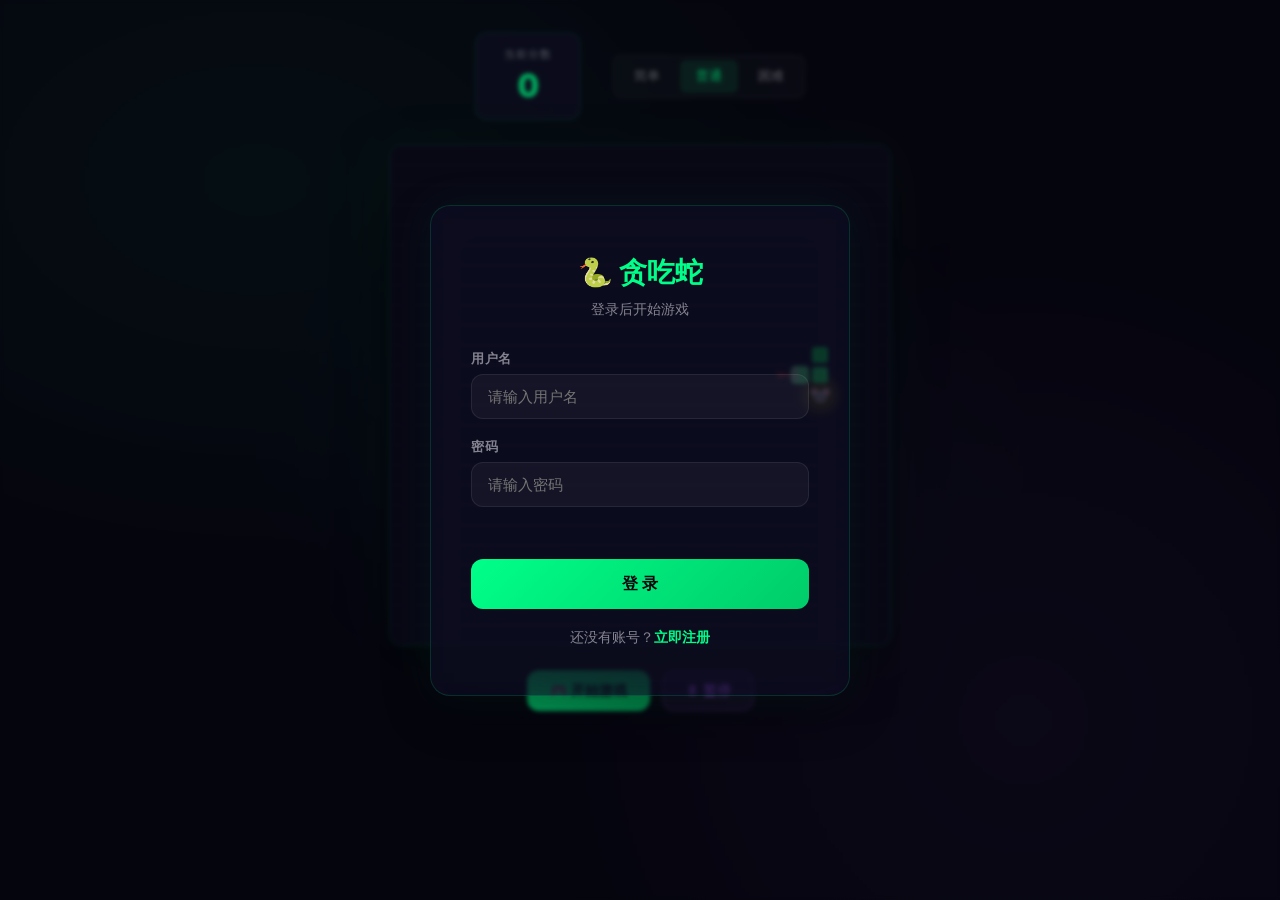
<file: index.html>
<!DOCTYPE html>
<html lang="zh-CN">

<head>
    <meta charset="UTF-8" />
    <meta name="viewport" content="width=device-width, initial-scale=1.0" />
    <meta name="description" content="网页版贪吃蛇游戏 — 注册登录、挑战高分、查看排行榜" />
    <title>🐍 贪吃蛇 — Snake Game</title>
    <link rel="stylesheet" href="css/style.css" />
</head>

<body>
    <div class="app-wrapper">

        <!-- ========== 导航栏 ========== -->
        <nav class="navbar" id="navbar">
            <div class="logo">🐍 <span>贪吃蛇</span></div>
            <ul class="nav-links">
                <li><button class="nav-btn active" data-view="game" id="nav-game">🎮 游戏</button></li>
                <li><button class="nav-btn" data-view="leaderboard" id="nav-leaderboard">🏆 排行榜</button></li>
            </ul>
            <div class="nav-user">
                <span class="username" id="nav-username"></span>
                <button class="btn-logout" id="btn-logout">退出登录</button>
            </div>
        </nav>

        <!-- ========== 登录/注册浮层（覆盖在游戏视图上） ========== -->
        <div class="auth-overlay" id="auth-overlay">
            <div class="auth-card">
                <h1>🐍 <span class="accent">贪吃蛇</span></h1>
                <p class="subtitle" id="auth-subtitle">登录后开始游戏</p>

                <form id="auth-form" autocomplete="off">
                    <div class="form-group">
                        <label for="input-username">用户名</label>
                        <input type="text" id="input-username" placeholder="请输入用户名" maxlength="12" />
                    </div>
                    <div class="form-group">
                        <label for="input-password">密码</label>
                        <input type="password" id="input-password" placeholder="请输入密码" />
                    </div>

                    <div class="auth-msg" id="auth-msg"></div>

                    <button type="submit" class="btn-primary" id="btn-auth-submit">登 录</button>
                </form>

                <p class="auth-switch" id="auth-switch">
                    还没有账号？<a id="auth-toggle">立即注册</a>
                </p>
            </div>
        </div>

        <!-- ========== 游戏视图（始终显示，登录浮层覆盖其上） ========== -->
        <div class="view active" id="view-game">
            <div class="game-header">
                <div class="score-display">
                    <div class="label">当前分数</div>
                    <div class="value" id="score-value">0</div>
                </div>

                <div class="difficulty-selector">
                    <button class="diff-btn" data-diff="easy">简单</button>
                    <button class="diff-btn active" data-diff="normal">普通</button>
                    <button class="diff-btn" data-diff="hard">困难</button>
                </div>
            </div>

            <div class="game-canvas-wrapper">
                <canvas id="game-canvas"></canvas>
            </div>

            <div class="game-controls">
                <button class="btn-game start" id="btn-start">🎮 开始游戏</button>
                <button class="btn-game pause" id="btn-pause">⏸ 暂停</button>
            </div>
        </div>

        <!-- ========== 排行榜视图 ========== -->
        <div class="view" id="view-leaderboard">
            <h1 class="section-title">🏆 <span class="accent">排行榜</span></h1>

            <!-- 全局排名 -->
            <div class="board-card">
                <h2><span class="icon">🌐</span> 全局最高分</h2>
                <table class="data-table" id="table-global">
                    <thead>
                        <tr>
                            <th>排名</th>
                            <th>玩家</th>
                            <th>最高分</th>
                            <th>日期</th>
                        </tr>
                    </thead>
                    <tbody id="tbody-global"></tbody>
                </table>
                <p class="empty-hint" id="hint-global" style="display:none;">暂无记录，快去游戏吧！</p>
            </div>

            <!-- 个人历史 -->
            <div class="board-card">
                <h2><span class="icon">📊</span> 我的游戏记录</h2>
                <table class="data-table" id="table-personal">
                    <thead>
                        <tr>
                            <th>#</th>
                            <th>分数</th>
                            <th>用时</th>
                            <th>日期</th>
                        </tr>
                    </thead>
                    <tbody id="tbody-personal"></tbody>
                </table>
                <p class="empty-hint" id="hint-personal" style="display:none;">还没有游戏记录</p>
            </div>

            <!-- 登录历史 -->
            <div class="board-card login-history-section">
                <h2><span class="icon">🕐</span> 登录历史</h2>
                <table class="data-table" id="table-logins">
                    <thead>
                        <tr>
                            <th>#</th>
                            <th>登录时间</th>
                        </tr>
                    </thead>
                    <tbody id="tbody-logins"></tbody>
                </table>
                <p class="empty-hint" id="hint-logins" style="display:none;">暂无登录记录</p>
            </div>
        </div>

    </div><!-- /.app-wrapper -->

    <!-- ES Module 入口：依赖由 import 声明自动解析，无需手动排序 -->
    <script type="module" src="js/app.js"></script>
</body>

</html>
</file>
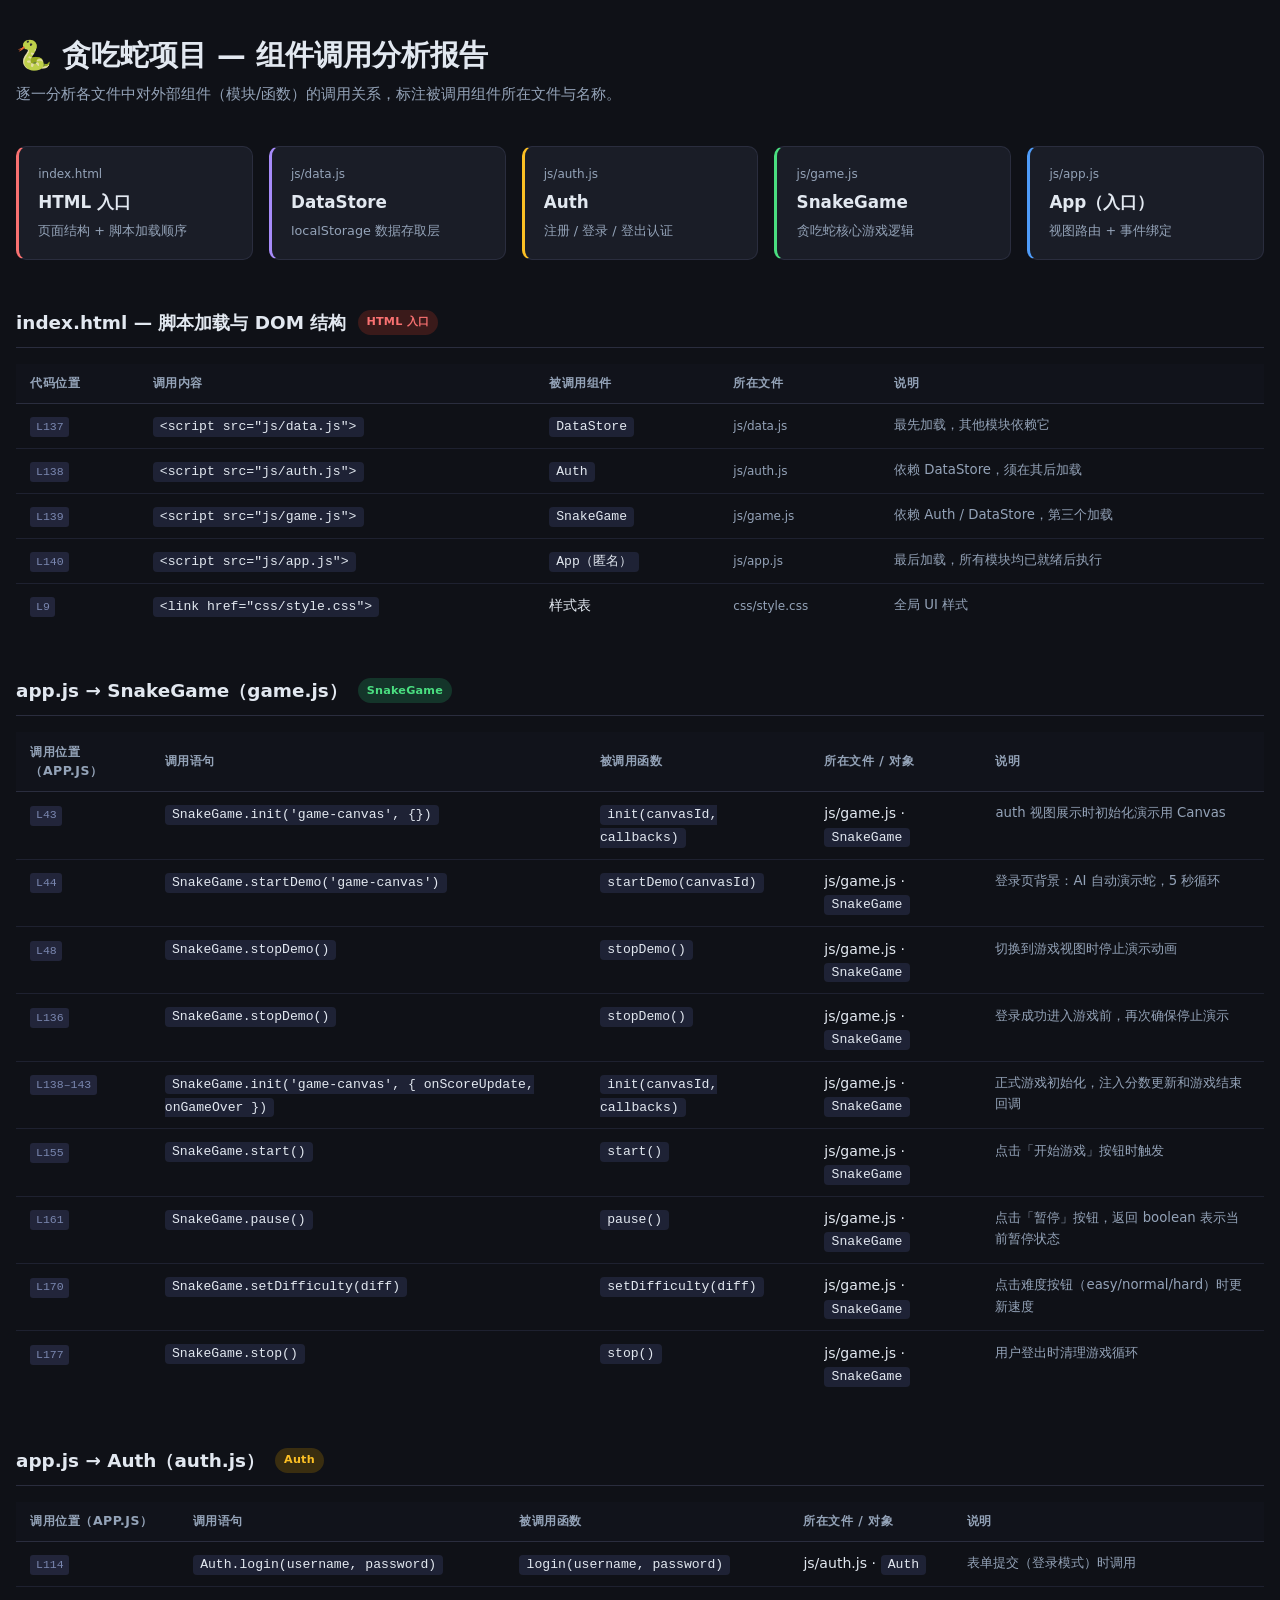
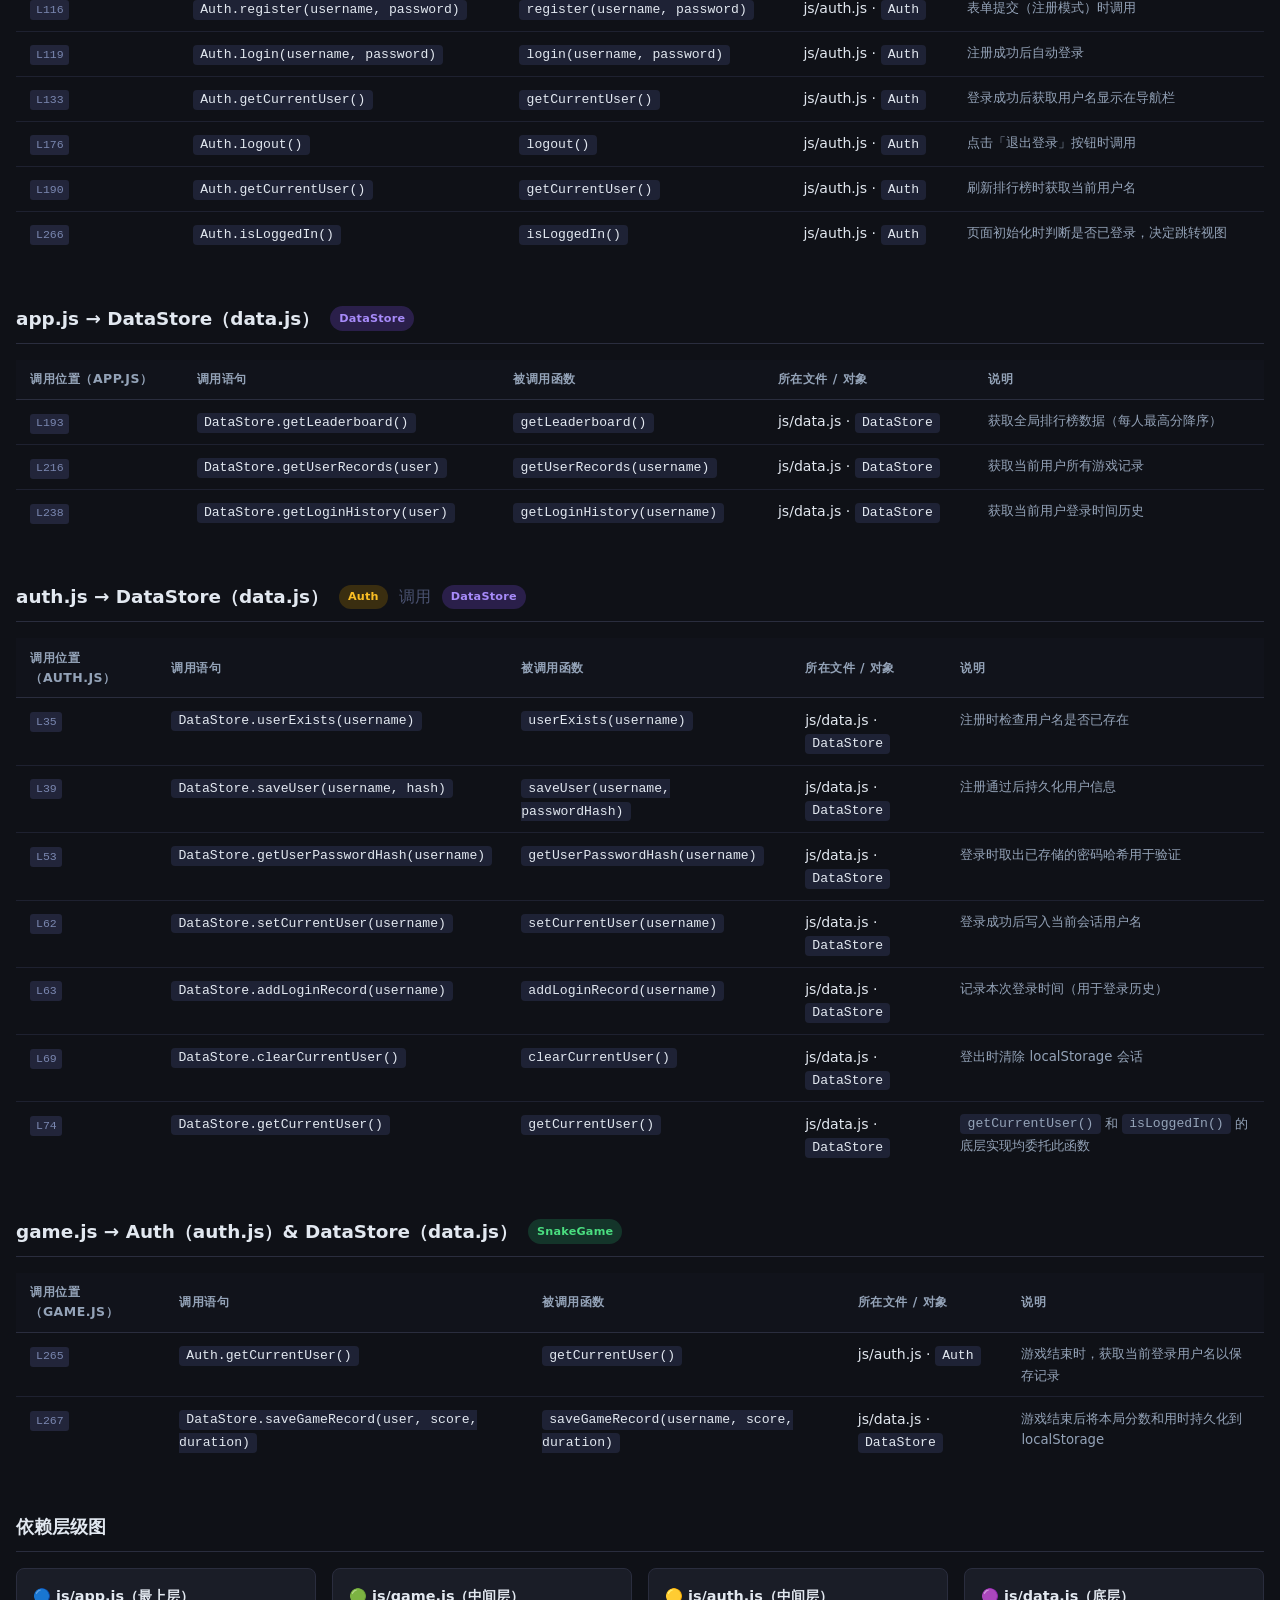
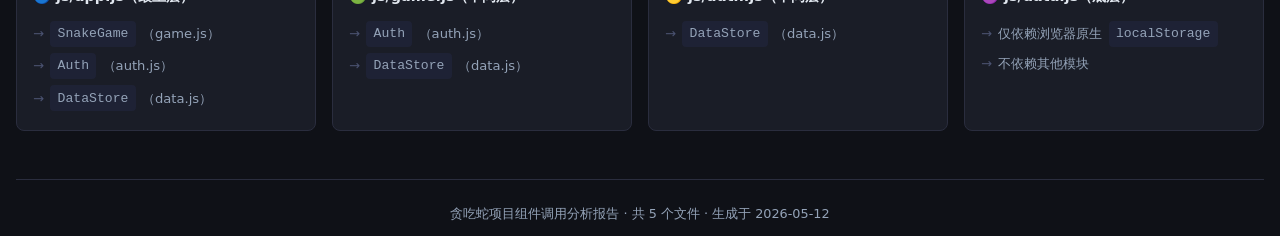
<file: component-call-analysis.html>
<!DOCTYPE html>
<html lang="zh-CN">
<head>
  <meta charset="UTF-8" />
  <meta name="viewport" content="width=device-width, initial-scale=1.0" />
  <title>贪吃蛇项目 — 组件调用分析报告</title>
  <style>
    :root {
      --bg: #0f1117;
      --card: #1a1d27;
      --border: #2a2d3e;
      --accent-blue: #4f9cf9;
      --accent-green: #4ade80;
      --accent-yellow: #fbbf24;
      --accent-purple: #a78bfa;
      --accent-red: #f87171;
      --text: #e2e8f0;
      --text-dim: #94a3b8;
      --tag-bg: #1e2235;
    }
    * { box-sizing: border-box; margin: 0; padding: 0; }
    body {
      background: var(--bg);
      color: var(--text);
      font-family: 'Segoe UI', system-ui, sans-serif;
      line-height: 1.6;
      padding: 2rem 1rem;
    }
    h1 { font-size: 1.8rem; margin-bottom: 0.25rem; }
    .subtitle { color: var(--text-dim); margin-bottom: 2.5rem; font-size: 0.95rem; }

    /* ===== 模块总览卡片 ===== */
    .overview-grid {
      display: grid;
      grid-template-columns: repeat(auto-fit, minmax(180px, 1fr));
      gap: 1rem;
      margin-bottom: 3rem;
    }
    .module-card {
      background: var(--card);
      border: 1px solid var(--border);
      border-radius: 10px;
      padding: 1.1rem 1.2rem;
    }
    .module-card .file-label {
      font-size: 0.75rem;
      color: var(--text-dim);
      margin-bottom: 0.3rem;
    }
    .module-card .module-name {
      font-size: 1.05rem;
      font-weight: 600;
    }
    .module-card .module-desc {
      font-size: 0.8rem;
      color: var(--text-dim);
      margin-top: 0.3rem;
    }
    .module-card.app   { border-left: 3px solid var(--accent-blue); }
    .module-card.game  { border-left: 3px solid var(--accent-green); }
    .module-card.auth  { border-left: 3px solid var(--accent-yellow); }
    .module-card.data  { border-left: 3px solid var(--accent-purple); }
    .module-card.html  { border-left: 3px solid var(--accent-red); }

    /* ===== 调用表格区块 ===== */
    .section { margin-bottom: 3rem; }
    .section-header {
      display: flex;
      align-items: center;
      gap: 0.7rem;
      margin-bottom: 1rem;
      padding-bottom: 0.6rem;
      border-bottom: 1px solid var(--border);
    }
    .section-header h2 { font-size: 1.15rem; }
    .badge {
      font-size: 0.7rem;
      padding: 0.2rem 0.55rem;
      border-radius: 999px;
      font-weight: 600;
      letter-spacing: 0.02em;
    }
    .badge-blue   { background: #1e3a5f; color: var(--accent-blue); }
    .badge-green  { background: #14352a; color: var(--accent-green); }
    .badge-yellow { background: #3a2e10; color: var(--accent-yellow); }
    .badge-purple { background: #2a1f4a; color: var(--accent-purple); }
    .badge-red    { background: #3a1a1a; color: var(--accent-red); }

    table {
      width: 100%;
      border-collapse: collapse;
      font-size: 0.88rem;
    }
    thead tr { background: #14172080; }
    th {
      text-align: left;
      padding: 0.6rem 0.9rem;
      color: var(--text-dim);
      font-weight: 600;
      font-size: 0.78rem;
      letter-spacing: 0.04em;
      text-transform: uppercase;
      border-bottom: 1px solid var(--border);
    }
    td {
      padding: 0.65rem 0.9rem;
      border-bottom: 1px solid #1e2130;
      vertical-align: top;
    }
    tr:last-child td { border-bottom: none; }
    tr:hover td { background: #1c2030; }

    code {
      font-family: 'Fira Code', 'Consolas', monospace;
      font-size: 0.82rem;
      background: var(--tag-bg);
      padding: 0.15rem 0.45rem;
      border-radius: 4px;
    }
    .file-link {
      display: inline-block;
      font-size: 0.75rem;
      color: var(--text-dim);
      margin-top: 0.15rem;
    }
    .call-site {
      font-size: 0.78rem;
      color: var(--text-dim);
      margin-top: 0.2rem;
    }
    .line-no {
      display: inline-block;
      background: #22253a;
      color: #7a87b0;
      font-size: 0.72rem;
      padding: 0.05rem 0.35rem;
      border-radius: 3px;
      font-family: monospace;
    }
    .desc-text { color: var(--text-dim); font-size: 0.83rem; }

    /* 依赖关系图 */
    .dep-section { margin-bottom: 3rem; }
    .dep-section h2 { font-size: 1.15rem; margin-bottom: 1rem; padding-bottom: 0.6rem; border-bottom: 1px solid var(--border); }
    .dep-grid {
      display: grid;
      grid-template-columns: repeat(auto-fit, minmax(220px, 1fr));
      gap: 1rem;
    }
    .dep-card {
      background: var(--card);
      border: 1px solid var(--border);
      border-radius: 8px;
      padding: 1rem;
    }
    .dep-card h3 { font-size: 0.9rem; margin-bottom: 0.6rem; }
    .dep-card ul { list-style: none; }
    .dep-card li {
      font-size: 0.82rem;
      color: var(--text-dim);
      padding: 0.2rem 0;
      display: flex;
      align-items: center;
      gap: 0.4rem;
    }
    .dep-card li::before { content: '→'; color: #4a5270; }

    footer {
      margin-top: 3rem;
      padding-top: 1.5rem;
      border-top: 1px solid var(--border);
      text-align: center;
      color: var(--text-dim);
      font-size: 0.8rem;
    }
  </style>
</head>
<body>

<h1>🐍 贪吃蛇项目 — 组件调用分析报告</h1>
<p class="subtitle">逐一分析各文件中对外部组件（模块/函数）的调用关系，标注被调用组件所在文件与名称。</p>

<!-- ===== 模块总览 ===== -->
<div class="overview-grid">
  <div class="module-card html">
    <div class="file-label">index.html</div>
    <div class="module-name">HTML 入口</div>
    <div class="module-desc">页面结构 + 脚本加载顺序</div>
  </div>
  <div class="module-card data">
    <div class="file-label">js/data.js</div>
    <div class="module-name">DataStore</div>
    <div class="module-desc">localStorage 数据存取层</div>
  </div>
  <div class="module-card auth">
    <div class="file-label">js/auth.js</div>
    <div class="module-name">Auth</div>
    <div class="module-desc">注册 / 登录 / 登出认证</div>
  </div>
  <div class="module-card game">
    <div class="file-label">js/game.js</div>
    <div class="module-name">SnakeGame</div>
    <div class="module-desc">贪吃蛇核心游戏逻辑</div>
  </div>
  <div class="module-card app">
    <div class="file-label">js/app.js</div>
    <div class="module-name">App（入口）</div>
    <div class="module-desc">视图路由 + 事件绑定</div>
  </div>
</div>

<!-- ===== index.html ===== -->
<div class="section">
  <div class="section-header">
    <h2>index.html — 脚本加载与 DOM 结构</h2>
    <span class="badge badge-red">HTML 入口</span>
  </div>
  <table>
    <thead>
      <tr>
        <th>代码位置</th>
        <th>调用内容</th>
        <th>被调用组件</th>
        <th>所在文件</th>
        <th>说明</th>
      </tr>
    </thead>
    <tbody>
      <tr>
        <td><span class="line-no">L137</span></td>
        <td><code>&lt;script src="js/data.js"&gt;</code></td>
        <td><code>DataStore</code></td>
        <td><span class="file-link">js/data.js</span></td>
        <td class="desc-text">最先加载，其他模块依赖它</td>
      </tr>
      <tr>
        <td><span class="line-no">L138</span></td>
        <td><code>&lt;script src="js/auth.js"&gt;</code></td>
        <td><code>Auth</code></td>
        <td><span class="file-link">js/auth.js</span></td>
        <td class="desc-text">依赖 DataStore，须在其后加载</td>
      </tr>
      <tr>
        <td><span class="line-no">L139</span></td>
        <td><code>&lt;script src="js/game.js"&gt;</code></td>
        <td><code>SnakeGame</code></td>
        <td><span class="file-link">js/game.js</span></td>
        <td class="desc-text">依赖 Auth / DataStore，第三个加载</td>
      </tr>
      <tr>
        <td><span class="line-no">L140</span></td>
        <td><code>&lt;script src="js/app.js"&gt;</code></td>
        <td><code>App（匿名）</code></td>
        <td><span class="file-link">js/app.js</span></td>
        <td class="desc-text">最后加载，所有模块均已就绪后执行</td>
      </tr>
      <tr>
        <td><span class="line-no">L9</span></td>
        <td><code>&lt;link href="css/style.css"&gt;</code></td>
        <td>样式表</td>
        <td><span class="file-link">css/style.css</span></td>
        <td class="desc-text">全局 UI 样式</td>
      </tr>
    </tbody>
  </table>
</div>

<!-- ===== app.js → SnakeGame ===== -->
<div class="section">
  <div class="section-header">
    <h2>app.js → SnakeGame（game.js）</h2>
    <span class="badge badge-green">SnakeGame</span>
  </div>
  <table>
    <thead>
      <tr>
        <th>调用位置（app.js）</th>
        <th>调用语句</th>
        <th>被调用函数</th>
        <th>所在文件 / 对象</th>
        <th>说明</th>
      </tr>
    </thead>
    <tbody>
      <tr>
        <td><span class="line-no">L43</span></td>
        <td><code>SnakeGame.init('game-canvas', {})</code></td>
        <td><code>init(canvasId, callbacks)</code></td>
        <td>js/game.js · <code>SnakeGame</code></td>
        <td class="desc-text">auth 视图展示时初始化演示用 Canvas</td>
      </tr>
      <tr>
        <td><span class="line-no">L44</span></td>
        <td><code>SnakeGame.startDemo('game-canvas')</code></td>
        <td><code>startDemo(canvasId)</code></td>
        <td>js/game.js · <code>SnakeGame</code></td>
        <td class="desc-text">登录页背景：AI 自动演示蛇，5 秒循环</td>
      </tr>
      <tr>
        <td><span class="line-no">L48</span></td>
        <td><code>SnakeGame.stopDemo()</code></td>
        <td><code>stopDemo()</code></td>
        <td>js/game.js · <code>SnakeGame</code></td>
        <td class="desc-text">切换到游戏视图时停止演示动画</td>
      </tr>
      <tr>
        <td><span class="line-no">L136</span></td>
        <td><code>SnakeGame.stopDemo()</code></td>
        <td><code>stopDemo()</code></td>
        <td>js/game.js · <code>SnakeGame</code></td>
        <td class="desc-text">登录成功进入游戏前，再次确保停止演示</td>
      </tr>
      <tr>
        <td><span class="line-no">L138–143</span></td>
        <td><code>SnakeGame.init('game-canvas', { onScoreUpdate, onGameOver })</code></td>
        <td><code>init(canvasId, callbacks)</code></td>
        <td>js/game.js · <code>SnakeGame</code></td>
        <td class="desc-text">正式游戏初始化，注入分数更新和游戏结束回调</td>
      </tr>
      <tr>
        <td><span class="line-no">L155</span></td>
        <td><code>SnakeGame.start()</code></td>
        <td><code>start()</code></td>
        <td>js/game.js · <code>SnakeGame</code></td>
        <td class="desc-text">点击「开始游戏」按钮时触发</td>
      </tr>
      <tr>
        <td><span class="line-no">L161</span></td>
        <td><code>SnakeGame.pause()</code></td>
        <td><code>pause()</code></td>
        <td>js/game.js · <code>SnakeGame</code></td>
        <td class="desc-text">点击「暂停」按钮，返回 boolean 表示当前暂停状态</td>
      </tr>
      <tr>
        <td><span class="line-no">L170</span></td>
        <td><code>SnakeGame.setDifficulty(diff)</code></td>
        <td><code>setDifficulty(diff)</code></td>
        <td>js/game.js · <code>SnakeGame</code></td>
        <td class="desc-text">点击难度按钮（easy/normal/hard）时更新速度</td>
      </tr>
      <tr>
        <td><span class="line-no">L177</span></td>
        <td><code>SnakeGame.stop()</code></td>
        <td><code>stop()</code></td>
        <td>js/game.js · <code>SnakeGame</code></td>
        <td class="desc-text">用户登出时清理游戏循环</td>
      </tr>
    </tbody>
  </table>
</div>

<!-- ===== app.js → Auth ===== -->
<div class="section">
  <div class="section-header">
    <h2>app.js → Auth（auth.js）</h2>
    <span class="badge badge-yellow">Auth</span>
  </div>
  <table>
    <thead>
      <tr>
        <th>调用位置（app.js）</th>
        <th>调用语句</th>
        <th>被调用函数</th>
        <th>所在文件 / 对象</th>
        <th>说明</th>
      </tr>
    </thead>
    <tbody>
      <tr>
        <td><span class="line-no">L114</span></td>
        <td><code>Auth.login(username, password)</code></td>
        <td><code>login(username, password)</code></td>
        <td>js/auth.js · <code>Auth</code></td>
        <td class="desc-text">表单提交（登录模式）时调用</td>
      </tr>
      <tr>
        <td><span class="line-no">L116</span></td>
        <td><code>Auth.register(username, password)</code></td>
        <td><code>register(username, password)</code></td>
        <td>js/auth.js · <code>Auth</code></td>
        <td class="desc-text">表单提交（注册模式）时调用</td>
      </tr>
      <tr>
        <td><span class="line-no">L119</span></td>
        <td><code>Auth.login(username, password)</code></td>
        <td><code>login(username, password)</code></td>
        <td>js/auth.js · <code>Auth</code></td>
        <td class="desc-text">注册成功后自动登录</td>
      </tr>
      <tr>
        <td><span class="line-no">L133</span></td>
        <td><code>Auth.getCurrentUser()</code></td>
        <td><code>getCurrentUser()</code></td>
        <td>js/auth.js · <code>Auth</code></td>
        <td class="desc-text">登录成功后获取用户名显示在导航栏</td>
      </tr>
      <tr>
        <td><span class="line-no">L176</span></td>
        <td><code>Auth.logout()</code></td>
        <td><code>logout()</code></td>
        <td>js/auth.js · <code>Auth</code></td>
        <td class="desc-text">点击「退出登录」按钮时调用</td>
      </tr>
      <tr>
        <td><span class="line-no">L190</span></td>
        <td><code>Auth.getCurrentUser()</code></td>
        <td><code>getCurrentUser()</code></td>
        <td>js/auth.js · <code>Auth</code></td>
        <td class="desc-text">刷新排行榜时获取当前用户名</td>
      </tr>
      <tr>
        <td><span class="line-no">L266</span></td>
        <td><code>Auth.isLoggedIn()</code></td>
        <td><code>isLoggedIn()</code></td>
        <td>js/auth.js · <code>Auth</code></td>
        <td class="desc-text">页面初始化时判断是否已登录，决定跳转视图</td>
      </tr>
    </tbody>
  </table>
</div>

<!-- ===== app.js → DataStore ===== -->
<div class="section">
  <div class="section-header">
    <h2>app.js → DataStore（data.js）</h2>
    <span class="badge badge-purple">DataStore</span>
  </div>
  <table>
    <thead>
      <tr>
        <th>调用位置（app.js）</th>
        <th>调用语句</th>
        <th>被调用函数</th>
        <th>所在文件 / 对象</th>
        <th>说明</th>
      </tr>
    </thead>
    <tbody>
      <tr>
        <td><span class="line-no">L193</span></td>
        <td><code>DataStore.getLeaderboard()</code></td>
        <td><code>getLeaderboard()</code></td>
        <td>js/data.js · <code>DataStore</code></td>
        <td class="desc-text">获取全局排行榜数据（每人最高分降序）</td>
      </tr>
      <tr>
        <td><span class="line-no">L216</span></td>
        <td><code>DataStore.getUserRecords(user)</code></td>
        <td><code>getUserRecords(username)</code></td>
        <td>js/data.js · <code>DataStore</code></td>
        <td class="desc-text">获取当前用户所有游戏记录</td>
      </tr>
      <tr>
        <td><span class="line-no">L238</span></td>
        <td><code>DataStore.getLoginHistory(user)</code></td>
        <td><code>getLoginHistory(username)</code></td>
        <td>js/data.js · <code>DataStore</code></td>
        <td class="desc-text">获取当前用户登录时间历史</td>
      </tr>
    </tbody>
  </table>
</div>

<!-- ===== auth.js → DataStore ===== -->
<div class="section">
  <div class="section-header">
    <h2>auth.js → DataStore（data.js）</h2>
    <span class="badge badge-yellow">Auth</span>
    <span style="color:#4a5270">调用</span>
    <span class="badge badge-purple">DataStore</span>
  </div>
  <table>
    <thead>
      <tr>
        <th>调用位置（auth.js）</th>
        <th>调用语句</th>
        <th>被调用函数</th>
        <th>所在文件 / 对象</th>
        <th>说明</th>
      </tr>
    </thead>
    <tbody>
      <tr>
        <td><span class="line-no">L35</span></td>
        <td><code>DataStore.userExists(username)</code></td>
        <td><code>userExists(username)</code></td>
        <td>js/data.js · <code>DataStore</code></td>
        <td class="desc-text">注册时检查用户名是否已存在</td>
      </tr>
      <tr>
        <td><span class="line-no">L39</span></td>
        <td><code>DataStore.saveUser(username, hash)</code></td>
        <td><code>saveUser(username, passwordHash)</code></td>
        <td>js/data.js · <code>DataStore</code></td>
        <td class="desc-text">注册通过后持久化用户信息</td>
      </tr>
      <tr>
        <td><span class="line-no">L53</span></td>
        <td><code>DataStore.getUserPasswordHash(username)</code></td>
        <td><code>getUserPasswordHash(username)</code></td>
        <td>js/data.js · <code>DataStore</code></td>
        <td class="desc-text">登录时取出已存储的密码哈希用于验证</td>
      </tr>
      <tr>
        <td><span class="line-no">L62</span></td>
        <td><code>DataStore.setCurrentUser(username)</code></td>
        <td><code>setCurrentUser(username)</code></td>
        <td>js/data.js · <code>DataStore</code></td>
        <td class="desc-text">登录成功后写入当前会话用户名</td>
      </tr>
      <tr>
        <td><span class="line-no">L63</span></td>
        <td><code>DataStore.addLoginRecord(username)</code></td>
        <td><code>addLoginRecord(username)</code></td>
        <td>js/data.js · <code>DataStore</code></td>
        <td class="desc-text">记录本次登录时间（用于登录历史）</td>
      </tr>
      <tr>
        <td><span class="line-no">L69</span></td>
        <td><code>DataStore.clearCurrentUser()</code></td>
        <td><code>clearCurrentUser()</code></td>
        <td>js/data.js · <code>DataStore</code></td>
        <td class="desc-text">登出时清除 localStorage 会话</td>
      </tr>
      <tr>
        <td><span class="line-no">L74</span></td>
        <td><code>DataStore.getCurrentUser()</code></td>
        <td><code>getCurrentUser()</code></td>
        <td>js/data.js · <code>DataStore</code></td>
        <td class="desc-text"><code>getCurrentUser()</code> 和 <code>isLoggedIn()</code> 的底层实现均委托此函数</td>
      </tr>
    </tbody>
  </table>
</div>

<!-- ===== game.js → Auth / DataStore ===== -->
<div class="section">
  <div class="section-header">
    <h2>game.js → Auth（auth.js）&amp; DataStore（data.js）</h2>
    <span class="badge badge-green">SnakeGame</span>
  </div>
  <table>
    <thead>
      <tr>
        <th>调用位置（game.js）</th>
        <th>调用语句</th>
        <th>被调用函数</th>
        <th>所在文件 / 对象</th>
        <th>说明</th>
      </tr>
    </thead>
    <tbody>
      <tr>
        <td><span class="line-no">L265</span></td>
        <td><code>Auth.getCurrentUser()</code></td>
        <td><code>getCurrentUser()</code></td>
        <td>js/auth.js · <code>Auth</code></td>
        <td class="desc-text">游戏结束时，获取当前登录用户名以保存记录</td>
      </tr>
      <tr>
        <td><span class="line-no">L267</span></td>
        <td><code>DataStore.saveGameRecord(user, score, duration)</code></td>
        <td><code>saveGameRecord(username, score, duration)</code></td>
        <td>js/data.js · <code>DataStore</code></td>
        <td class="desc-text">游戏结束后将本局分数和用时持久化到 localStorage</td>
      </tr>
    </tbody>
  </table>
</div>

<!-- ===== 依赖层级图 ===== -->
<div class="dep-section">
  <h2>依赖层级图</h2>
  <div class="dep-grid">
    <div class="dep-card">
      <h3>🔵 js/app.js（最上层）</h3>
      <ul>
        <li><code>SnakeGame</code>（game.js）</li>
        <li><code>Auth</code>（auth.js）</li>
        <li><code>DataStore</code>（data.js）</li>
      </ul>
    </div>
    <div class="dep-card">
      <h3>🟢 js/game.js（中间层）</h3>
      <ul>
        <li><code>Auth</code>（auth.js）</li>
        <li><code>DataStore</code>（data.js）</li>
      </ul>
    </div>
    <div class="dep-card">
      <h3>🟡 js/auth.js（中间层）</h3>
      <ul>
        <li><code>DataStore</code>（data.js）</li>
      </ul>
    </div>
    <div class="dep-card">
      <h3>🟣 js/data.js（底层）</h3>
      <ul>
        <li>仅依赖浏览器原生 <code>localStorage</code></li>
        <li>不依赖其他模块</li>
      </ul>
    </div>
  </div>
</div>

<footer>
  贪吃蛇项目组件调用分析报告 · 共 5 个文件 · 生成于 2026-05-12
</footer>
</body>
</html>
</file>
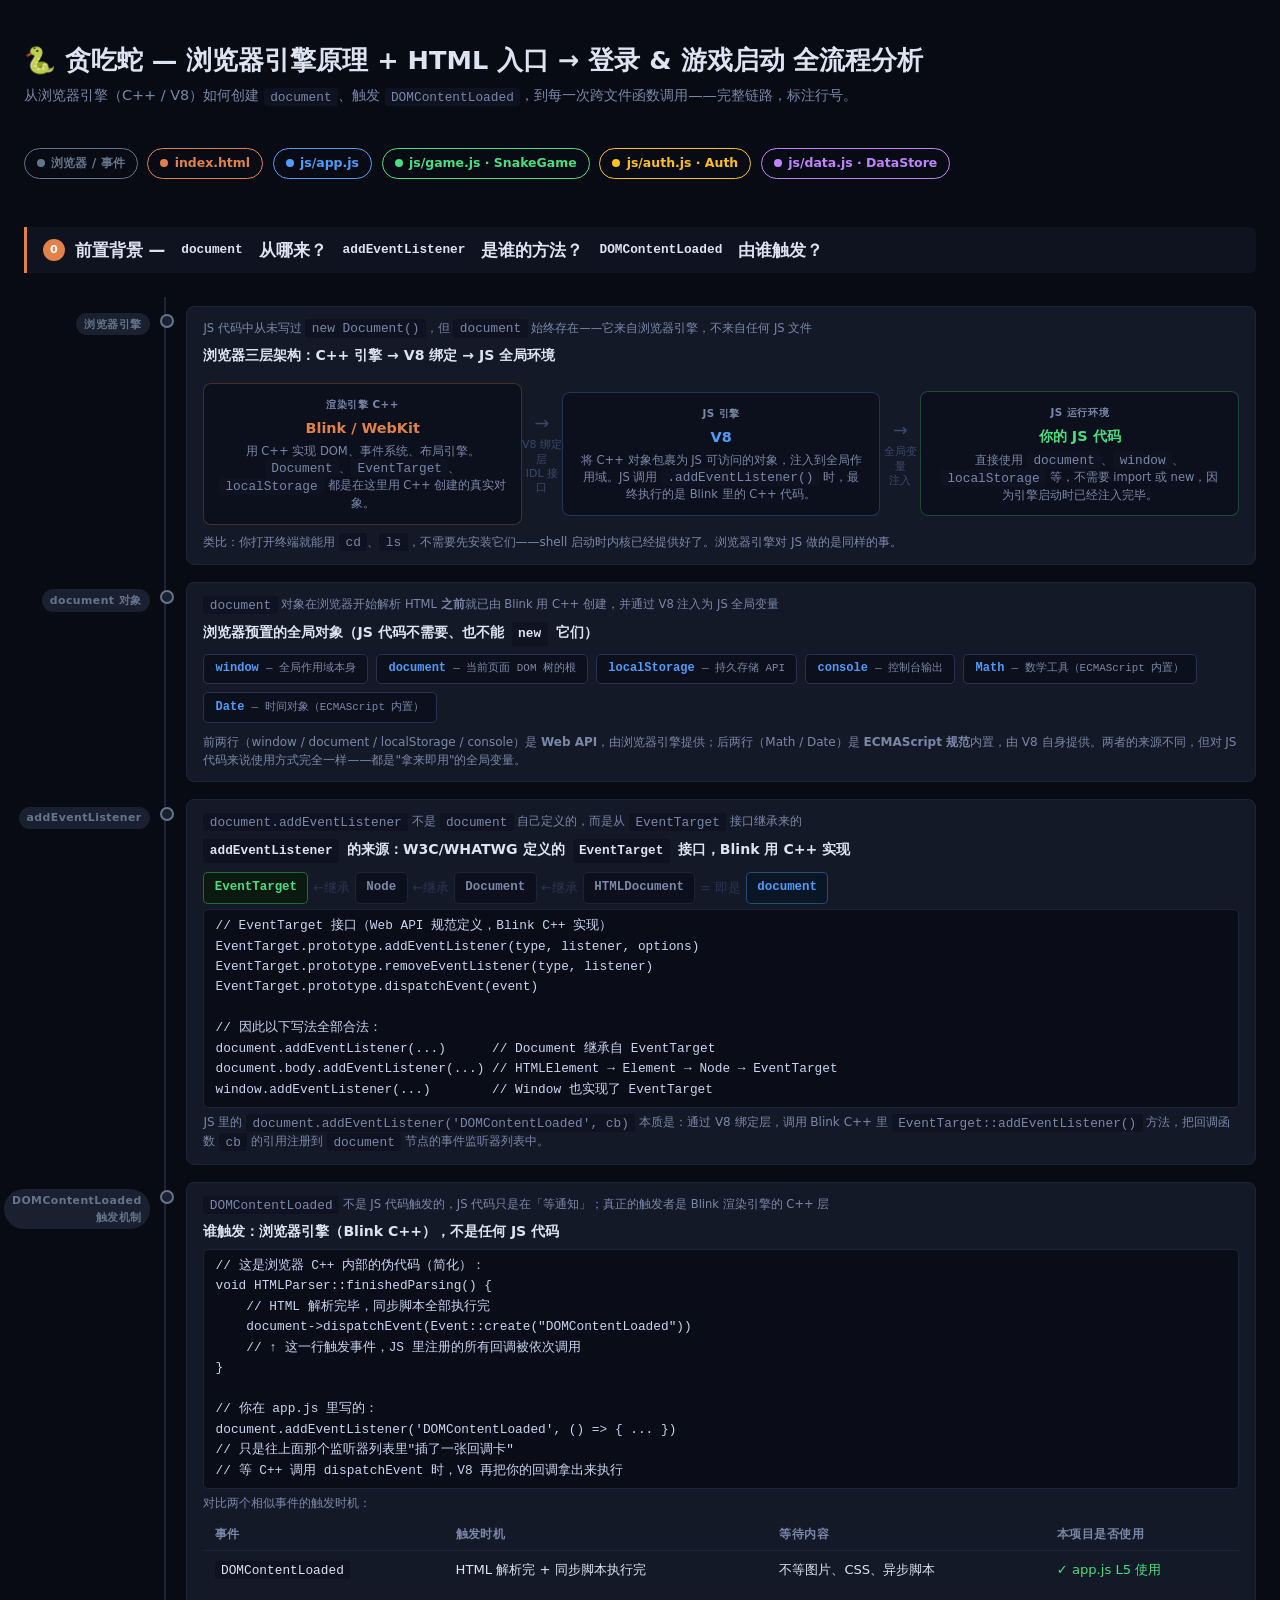
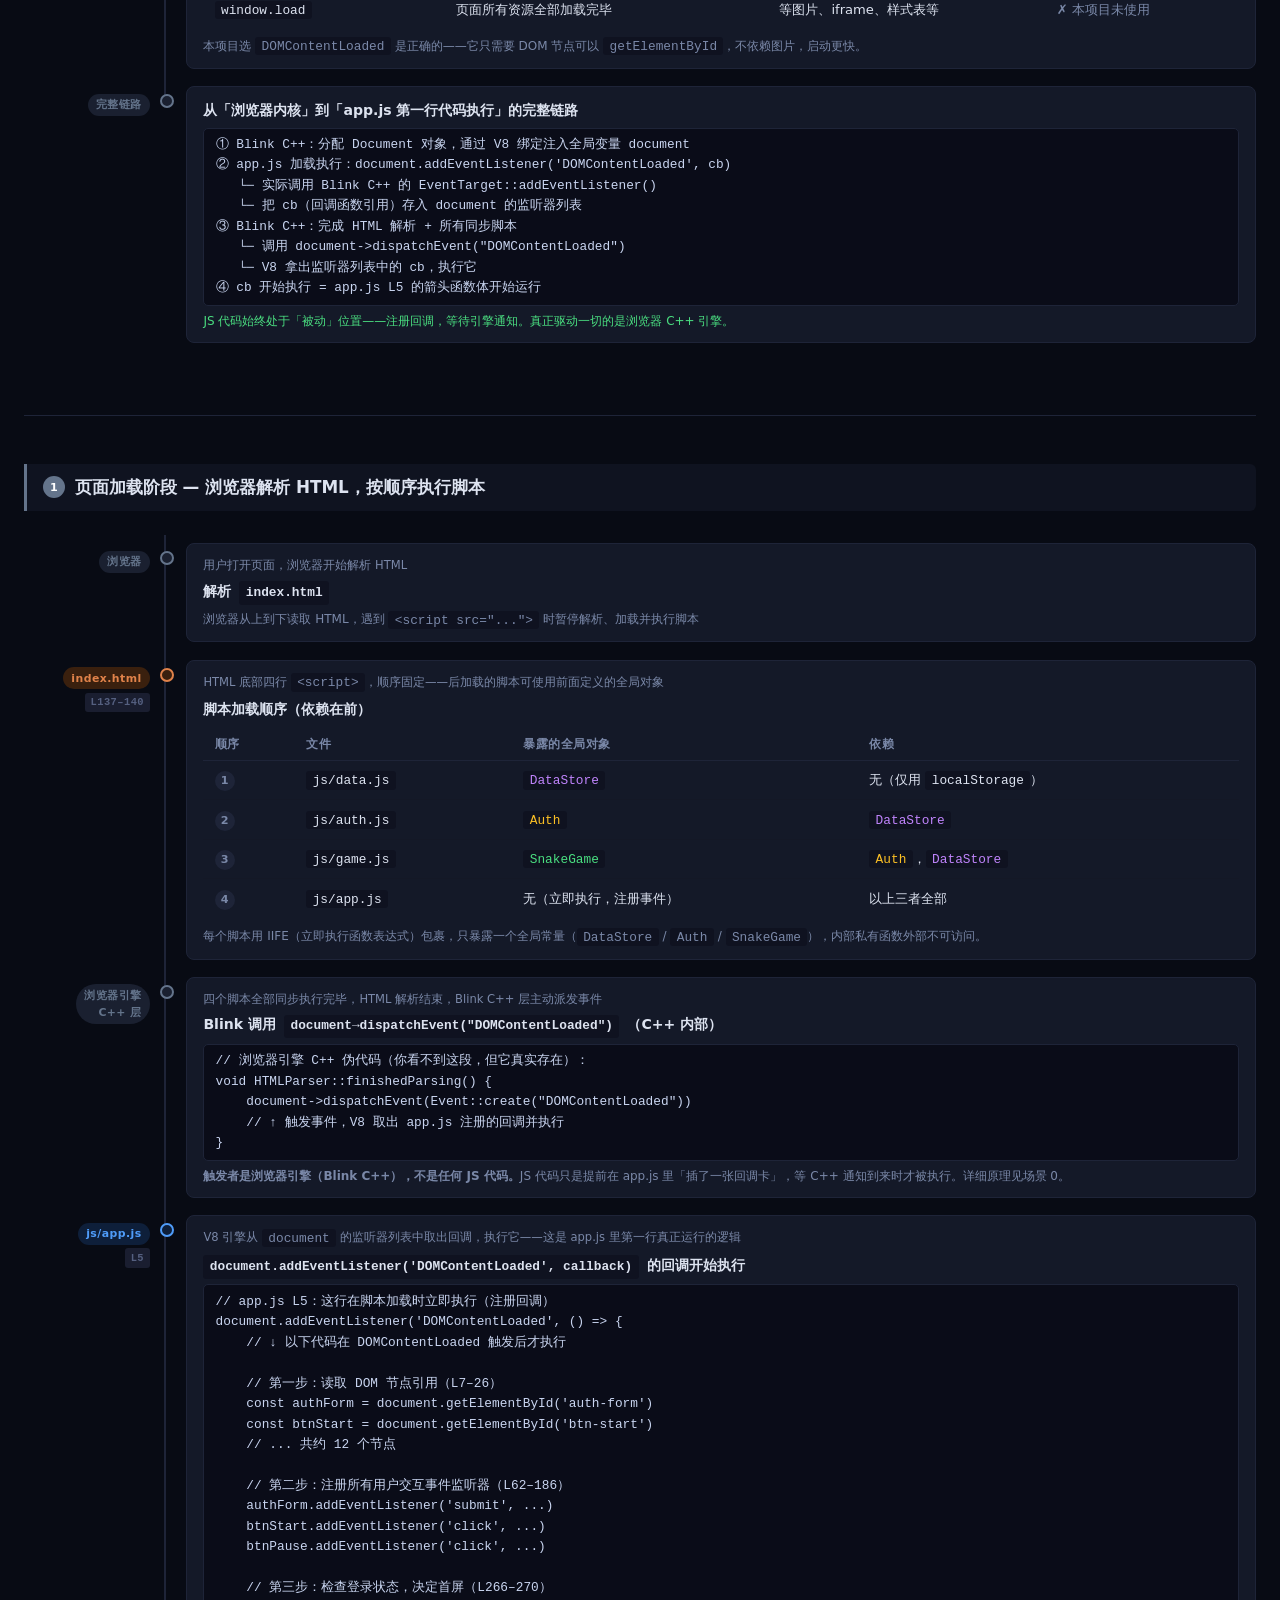
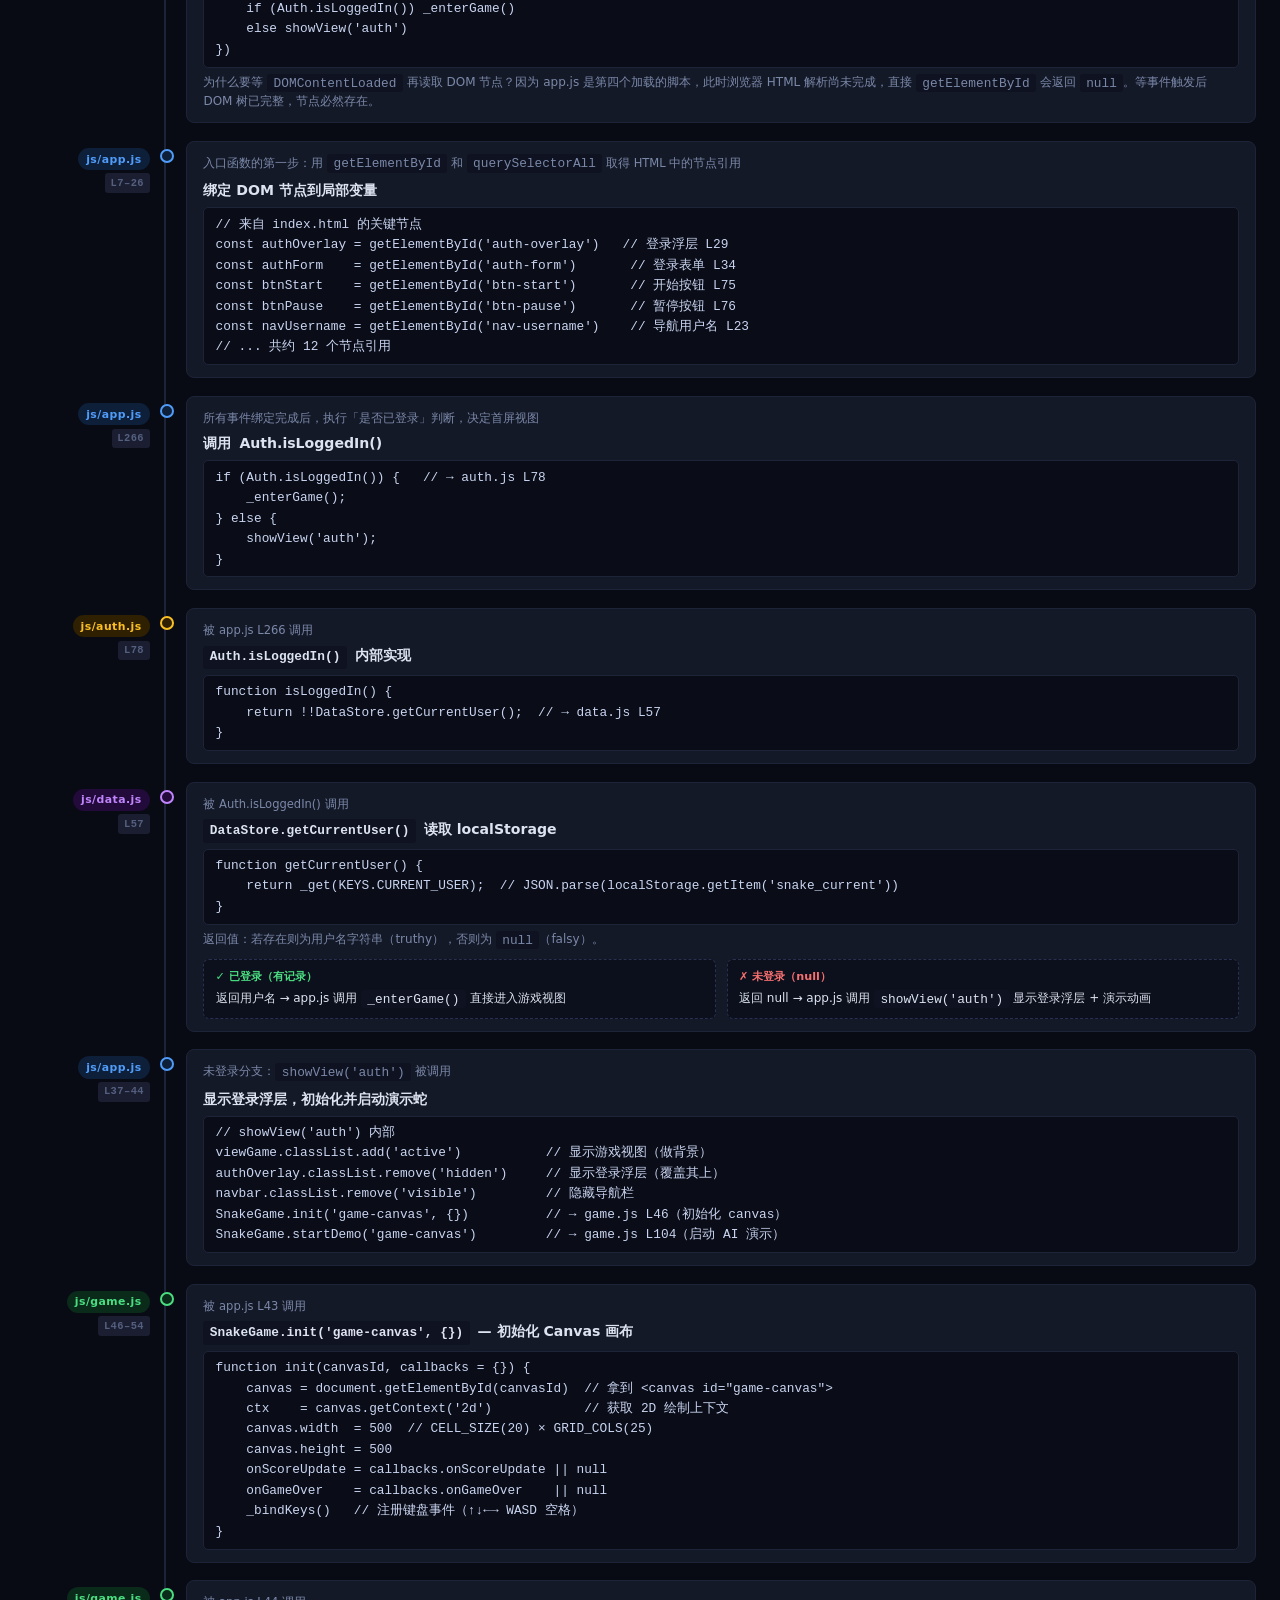
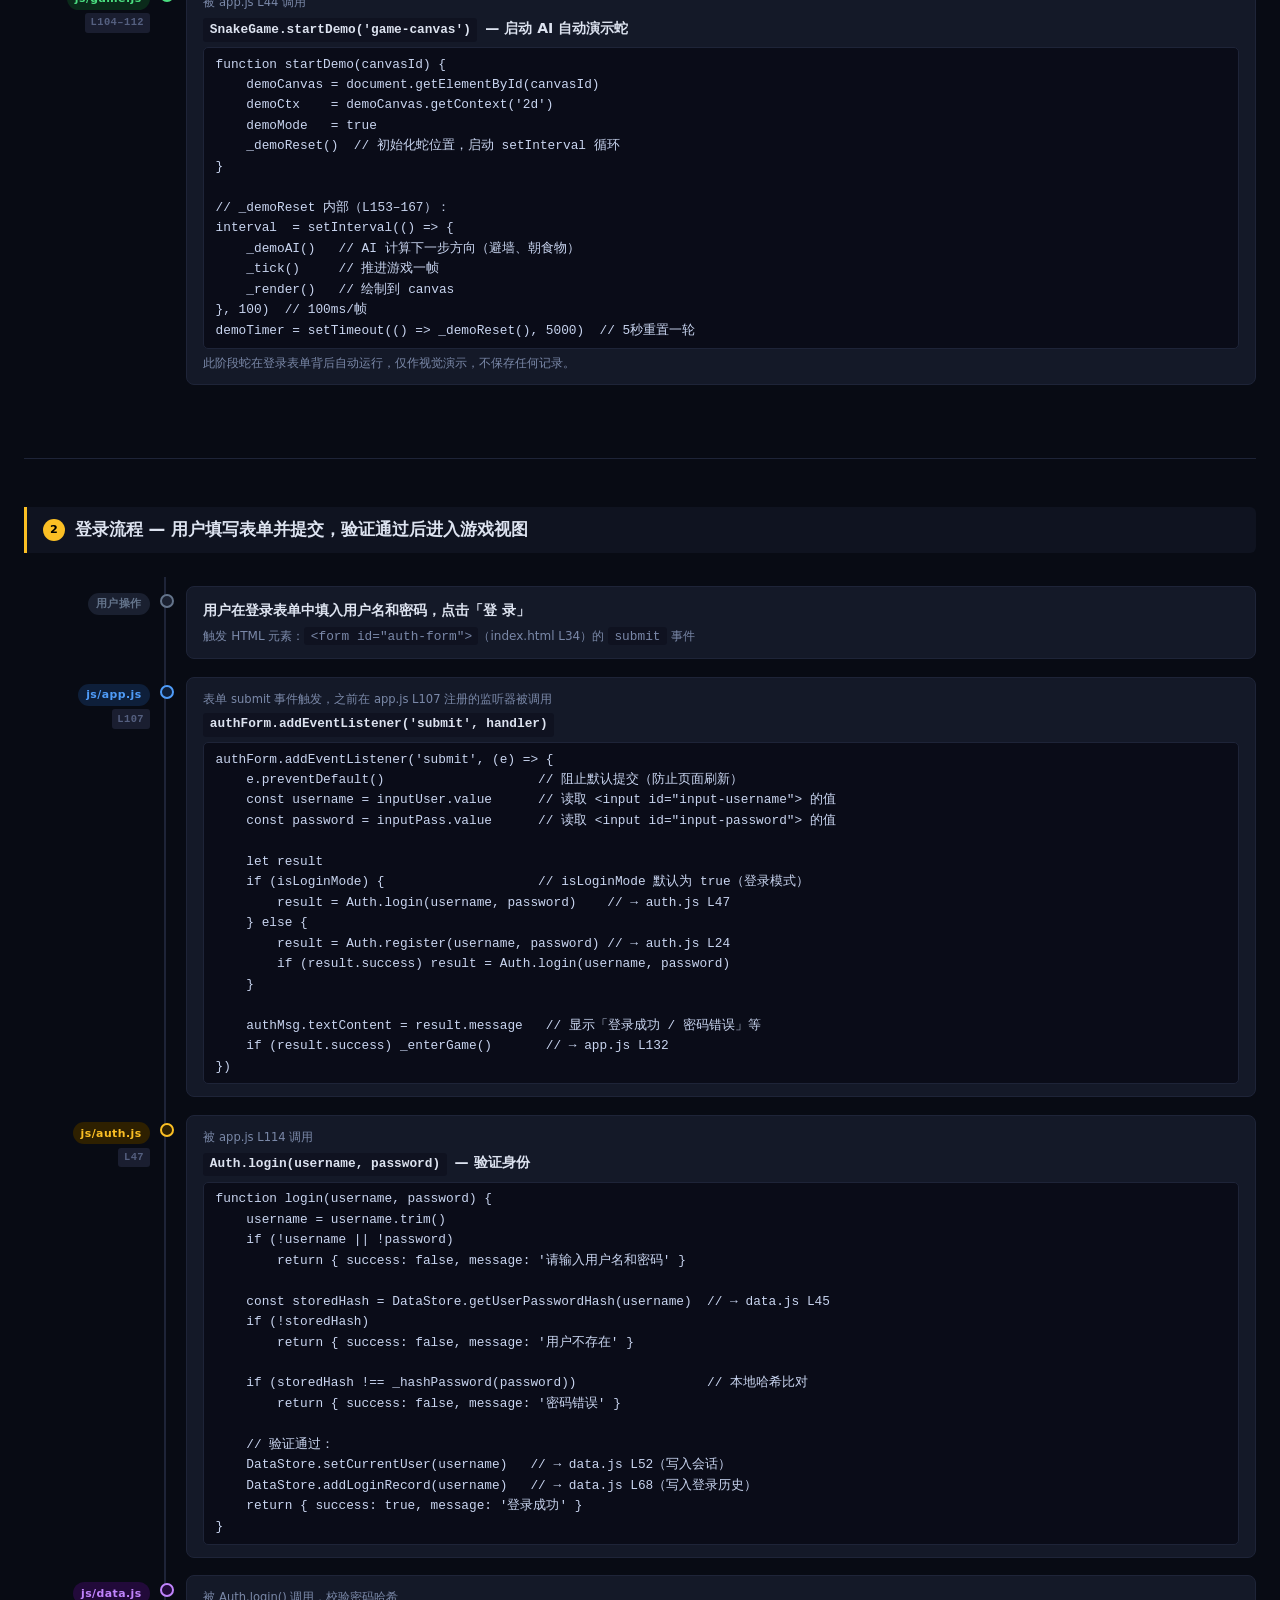
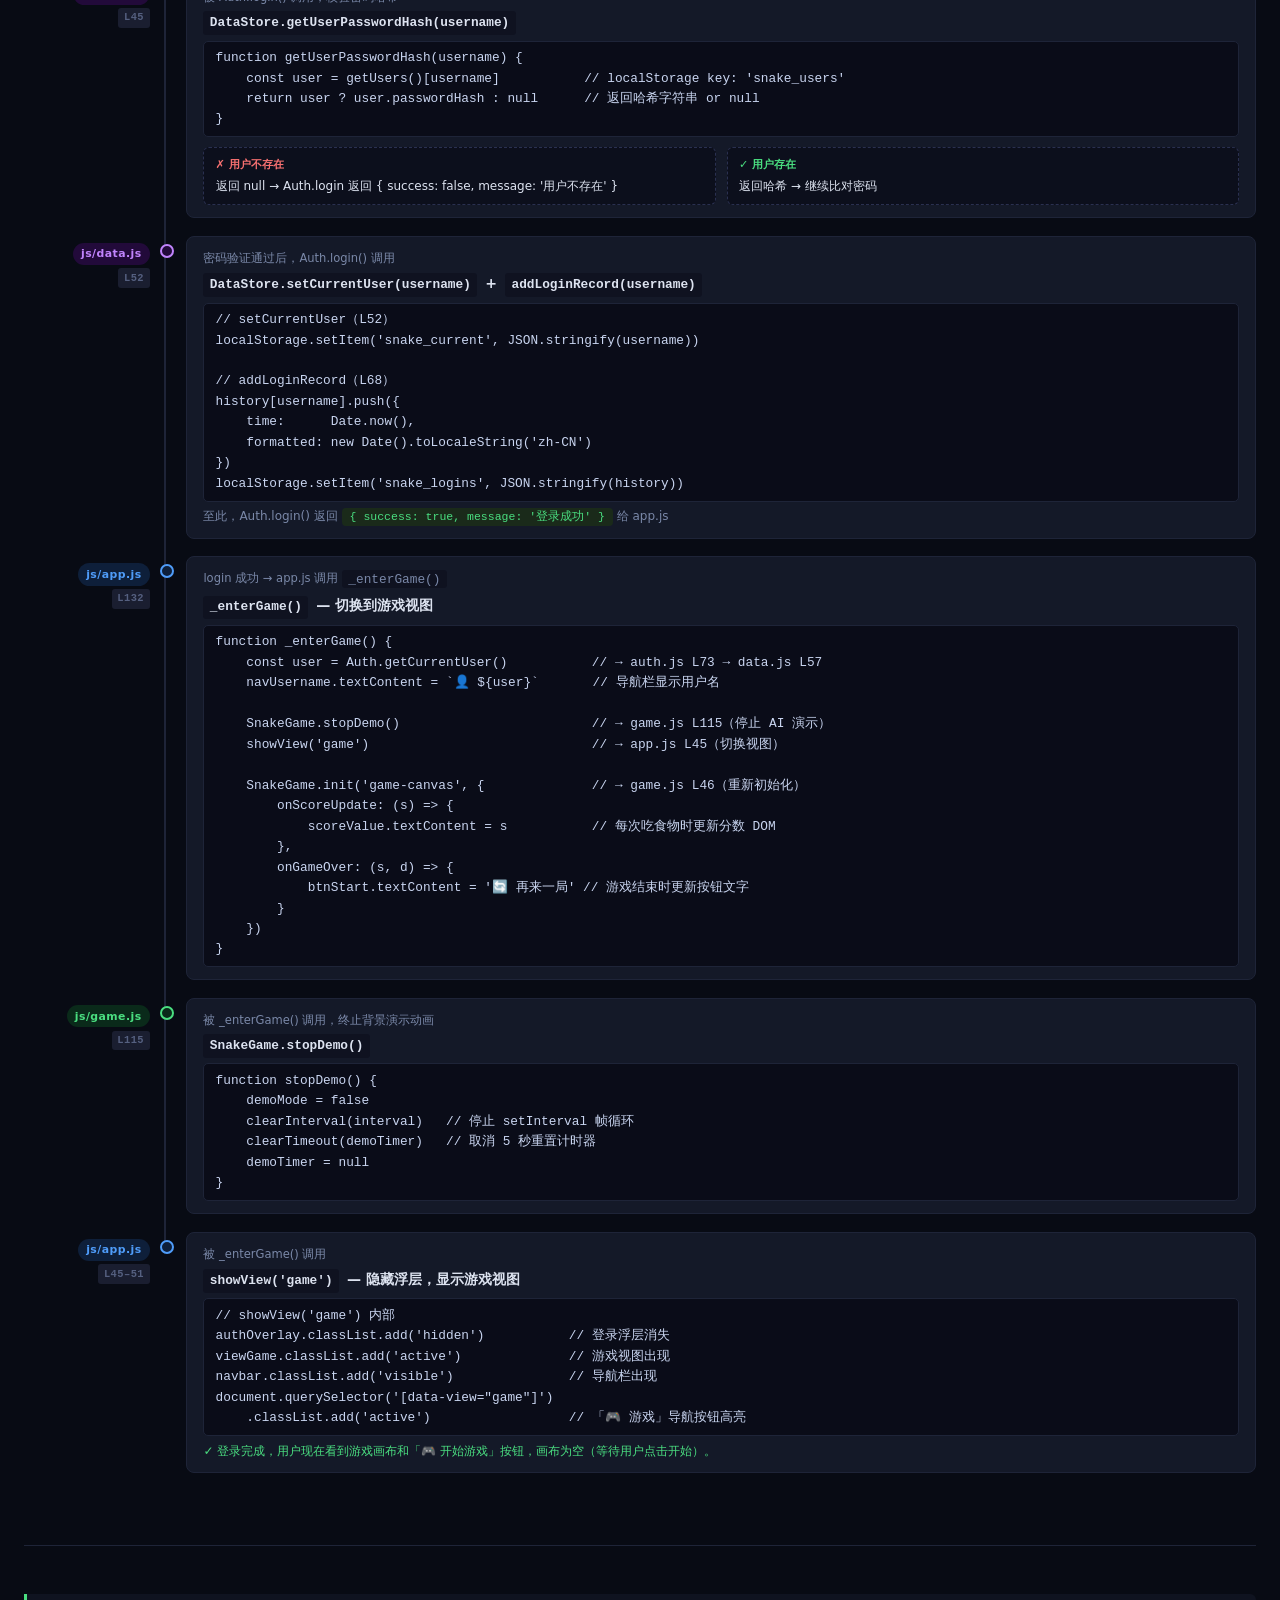
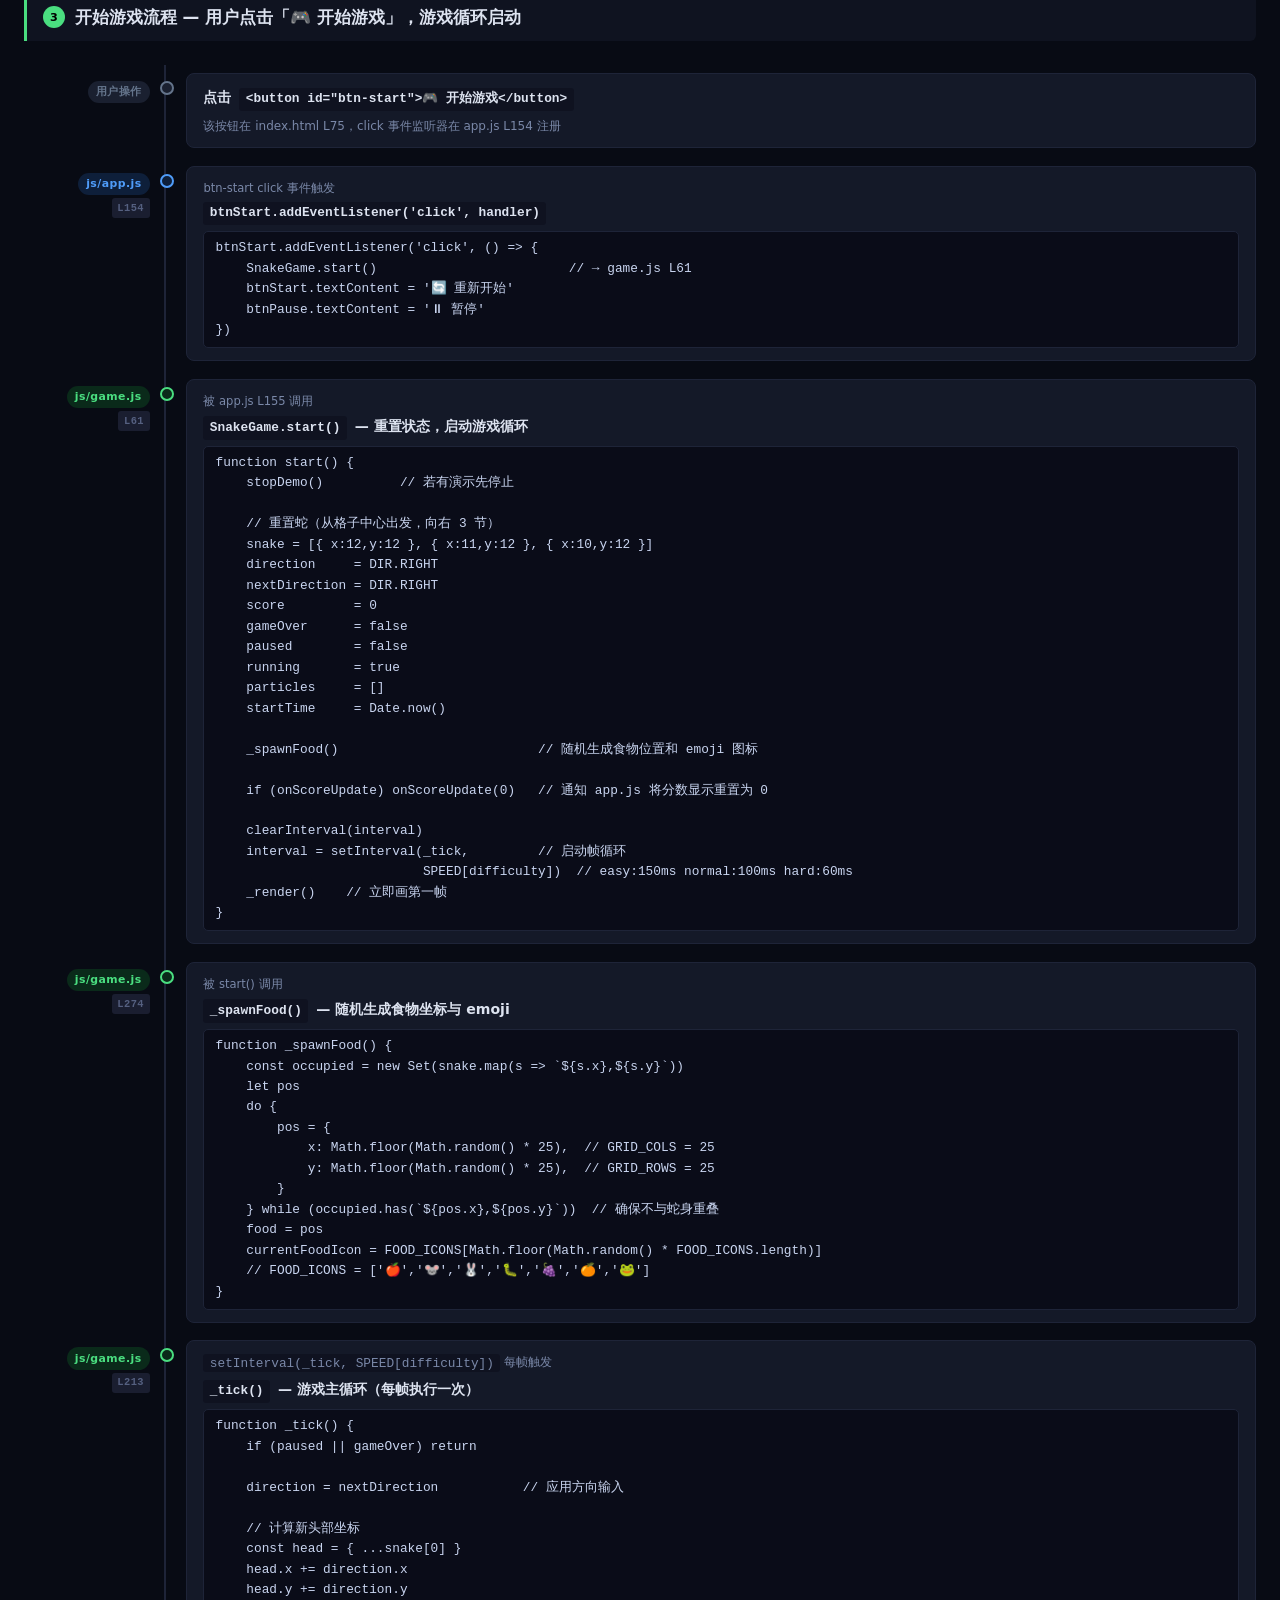
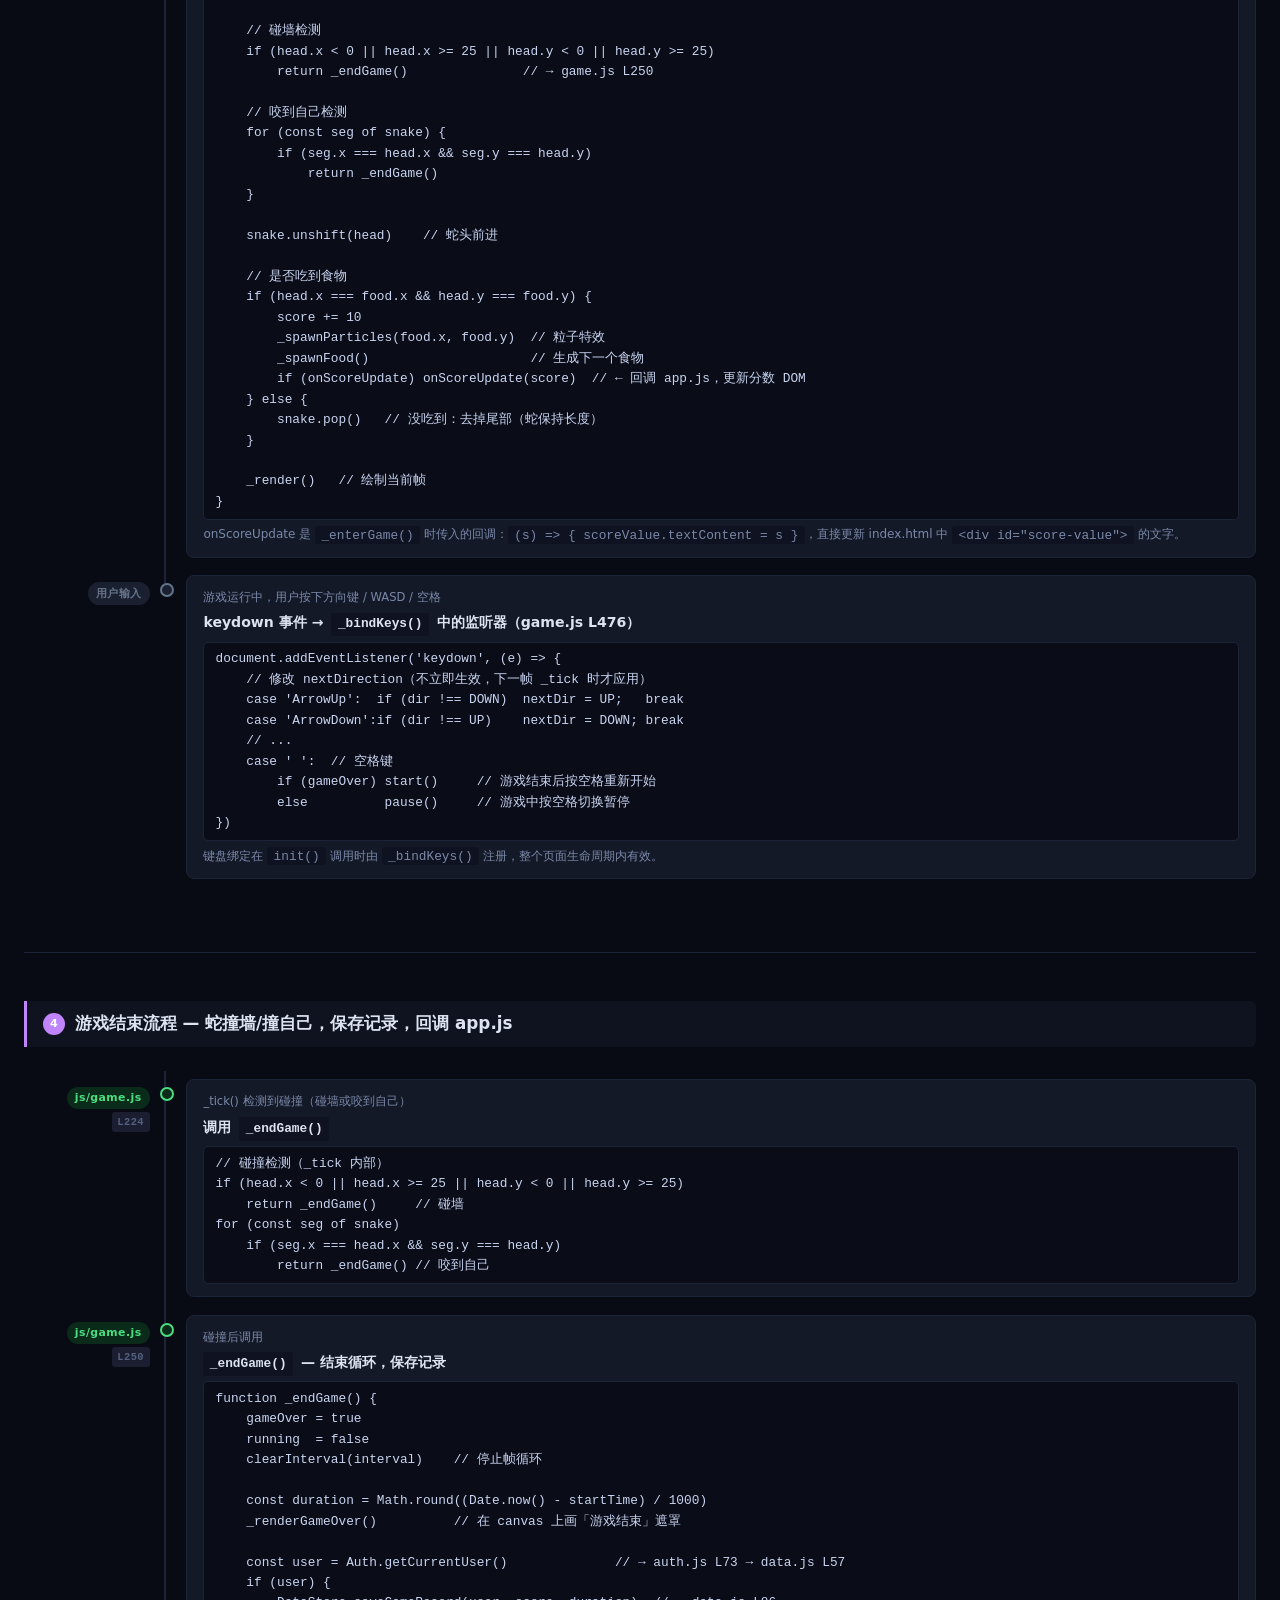
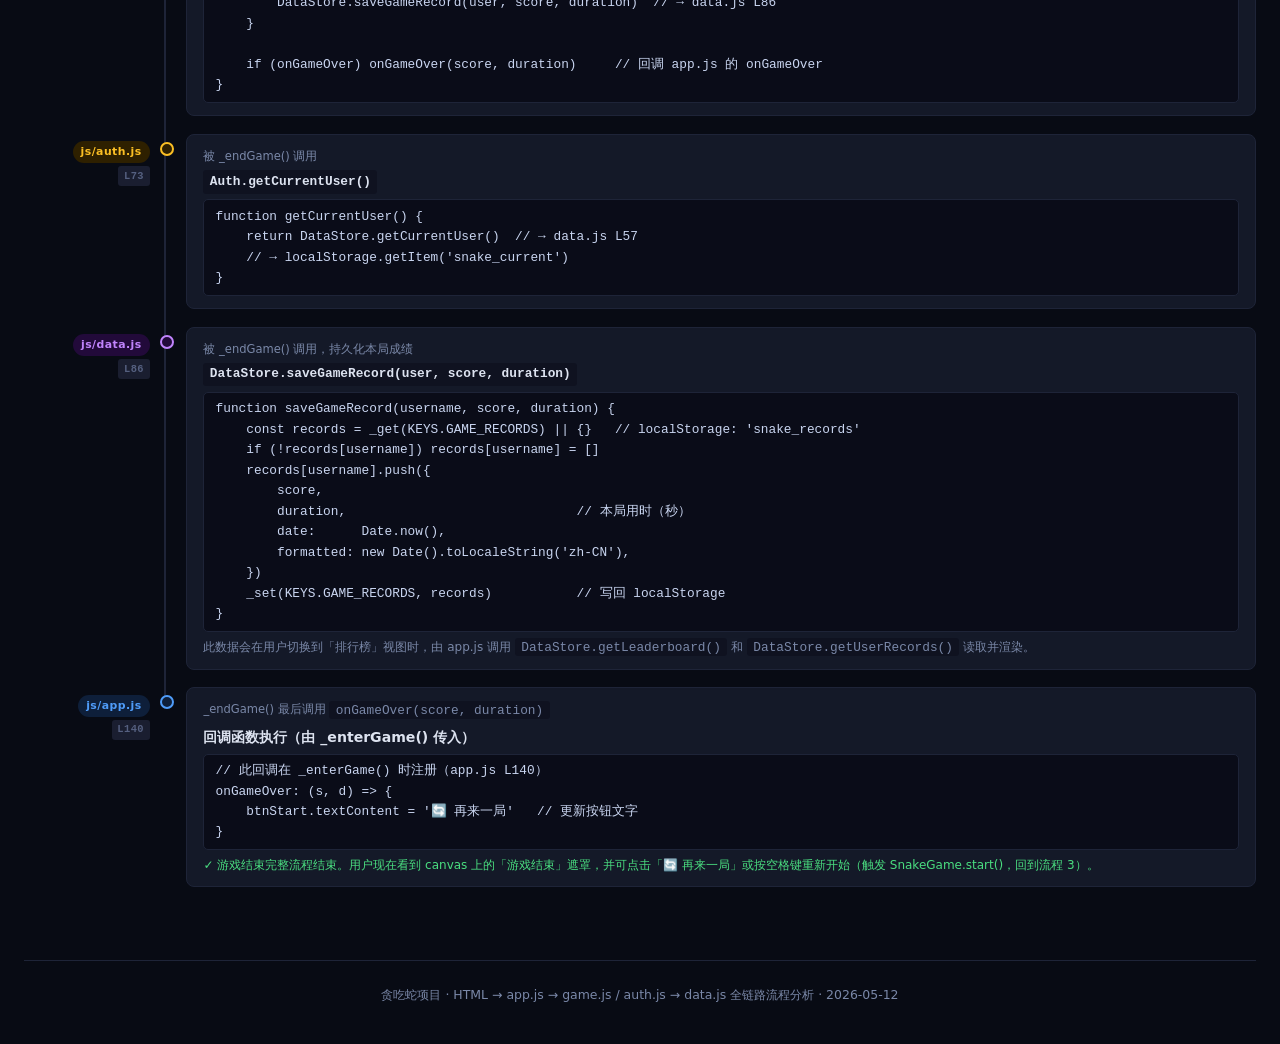
<file: flow-analysis.html>
<!DOCTYPE html>
<html lang="zh-CN">
<head>
<meta charset="UTF-8" />
<meta name="viewport" content="width=device-width, initial-scale=1.0" />
<title>贪吃蛇 — 启动与登录流程深度分析</title>
<style>
:root {
  --bg:      #080b14;
  --panel:   #0f1320;
  --card:    #141928;
  --border:  #1e2438;
  --c-html:  #e0824a;
  --c-app:   #4f9cf9;
  --c-game:  #4ade80;
  --c-auth:  #fbbf24;
  --c-data:  #c084fc;
  --c-browser: #64748b;
  --text:    #dde3f0;
  --dim:     #7a88a8;
  --arrow:   #2a3550;
}
* { box-sizing: border-box; margin: 0; padding: 0; }

body {
  background: var(--bg);
  color: var(--text);
  font-family: 'Segoe UI', system-ui, sans-serif;
  font-size: 14px;
  line-height: 1.6;
  padding: 2.5rem 1.5rem 4rem;
}

/* ===== PAGE HEADER ===== */
.page-header { margin-bottom: 2.5rem; }
.page-header h1 { font-size: 1.6rem; margin-bottom: 0.2rem; }
.page-header p { color: var(--dim); font-size: 0.9rem; }

/* ===== LEGEND ===== */
.legend {
  display: flex; flex-wrap: wrap; gap: 0.6rem;
  margin-bottom: 3rem;
}
.leg {
  display: flex; align-items: center; gap: 0.4rem;
  font-size: 0.78rem; font-weight: 600;
  padding: 0.3rem 0.75rem;
  border-radius: 999px;
  border: 1px solid;
}
.leg-dot { width: 8px; height: 8px; border-radius: 50%; }
.leg.html   { border-color: var(--c-html);  color: var(--c-html); }
.leg.app    { border-color: var(--c-app);   color: var(--c-app); }
.leg.game   { border-color: var(--c-game);  color: var(--c-game); }
.leg.auth   { border-color: var(--c-auth);  color: var(--c-auth); }
.leg.data   { border-color: var(--c-data);  color: var(--c-data); }
.leg.browser{ border-color: var(--c-browser); color: var(--c-browser); }
.leg-dot.html    { background: var(--c-html); }
.leg-dot.app     { background: var(--c-app); }
.leg-dot.game    { background: var(--c-game); }
.leg-dot.auth    { background: var(--c-auth); }
.leg-dot.data    { background: var(--c-data); }
.leg-dot.browser { background: var(--c-browser); }

/* ===== SCENARIO CONTAINER ===== */
.scenario { margin-bottom: 4rem; }
.scenario-title {
  font-size: 1.05rem; font-weight: 700;
  margin-bottom: 1.5rem;
  padding: 0.6rem 1rem;
  background: var(--panel);
  border-left: 3px solid;
  border-radius: 0 6px 6px 0;
  display: flex; align-items: center; gap: 0.6rem;
}
.scenario-title.s1 { border-color: var(--c-browser); }
.scenario-title.s2 { border-color: var(--c-auth); }
.scenario-title.s3 { border-color: var(--c-game); }
.scenario-title.s4 { border-color: var(--c-data); }
.snum {
  font-size: 0.7rem; font-weight: 700;
  width: 22px; height: 22px;
  border-radius: 50%;
  display: inline-flex; align-items: center; justify-content: center;
}
.s1 .snum { background: var(--c-browser); color: #fff; }
.s2 .snum { background: var(--c-auth);    color: #000; }
.s3 .snum { background: var(--c-game);    color: #000; }
.s4 .snum { background: var(--c-data);    color: #fff; }

/* ===== FLOW CHAIN ===== */
.flow { display: flex; flex-direction: column; gap: 0; }

.step {
  display: grid;
  grid-template-columns: 140px 1fr;
  gap: 0;
  position: relative;
}

.step-source {
  padding: 0.7rem 0.9rem 0.7rem 0;
  text-align: right;
  font-size: 0.7rem;
  font-weight: 700;
  letter-spacing: 0.04em;
  color: var(--dim);
  display: flex; flex-direction: column;
  align-items: flex-end; justify-content: flex-start;
  gap: 0.2rem;
  padding-top: 1rem;
}
.file-pill {
  font-size: 0.68rem; font-weight: 700;
  padding: 0.15rem 0.5rem;
  border-radius: 999px;
  white-space: nowrap;
}
.file-pill.html    { background: #3a200e; color: var(--c-html); }
.file-pill.app     { background: #0e1f3a; color: var(--c-app); }
.file-pill.game    { background: #0a2a1a; color: var(--c-game); }
.file-pill.auth    { background: #2e2000; color: var(--c-auth); }
.file-pill.data    { background: #220a3a; color: var(--c-data); }
.file-pill.browser { background: #1a2030; color: var(--c-browser); }

.step-line {
  display: flex; flex-direction: column;
  padding-left: 1.4rem;
  position: relative;
}
/* vertical connector line */
.step-line::before {
  content: '';
  position: absolute;
  left: 0;
  top: 0; bottom: 0;
  width: 2px;
  background: var(--border);
}
/* dot on line */
.step-line::after {
  content: '';
  position: absolute;
  left: -4px;
  top: 1.05rem;
  width: 10px; height: 10px;
  border-radius: 50%;
  border: 2px solid var(--border);
  background: var(--bg);
  z-index: 1;
}

.step.html    .step-line::after { border-color: var(--c-html);  background: #3a200e; }
.step.app     .step-line::after { border-color: var(--c-app);   background: #0e1f3a; }
.step.game    .step-line::after { border-color: var(--c-game);  background: #0a2a1a; }
.step.auth    .step-line::after { border-color: var(--c-auth);  background: #2e2000; }
.step.data    .step-line::after { border-color: var(--c-data);  background: #220a3a; }
.step.browser .step-line::after { border-color: var(--c-browser); background: #1a2030; }

/* last step: cut the line */
.step:last-child .step-line::before { height: 1.2rem; }

.step-card {
  background: var(--card);
  border: 1px solid var(--border);
  border-radius: 8px;
  padding: 0.75rem 1rem;
  margin: 0.55rem 0 0.55rem 0;
}

/* arrow between cards */
.step-card + .arrow-down {
  margin-left: -0.5rem;
}
.arrow-row {
  display: flex; justify-content: flex-start;
  padding-left: 1.4rem;
  padding-bottom: 0;
  position: relative;
}
.arrow-row::before {
  content: '';
  position: absolute;
  left: 0; top: 0; bottom: 0;
  width: 2px;
  background: var(--border);
}

.arrow-down {
  display: flex; align-items: center; gap: 0.5rem;
  font-size: 0.72rem; color: var(--dim);
  padding: 0.1rem 0;
}
.arrow-icon { font-size: 1rem; color: #334060; }

/* card internals */
.card-trigger {
  font-size: 0.72rem; color: var(--dim);
  margin-bottom: 0.3rem;
}
.card-action {
  font-size: 0.88rem; font-weight: 600;
  margin-bottom: 0.35rem;
  display: flex; align-items: baseline; gap: 0.5rem; flex-wrap: wrap;
}
.card-code {
  font-family: 'Fira Code', 'Consolas', monospace;
  font-size: 0.8rem;
  background: #0a0c18;
  padding: 0.4rem 0.7rem;
  border-radius: 5px;
  border: 1px solid #1e2438;
  color: #c9d5f0;
  margin-top: 0.3rem;
  white-space: pre-wrap;
  word-break: break-all;
}
.card-note {
  font-size: 0.75rem; color: var(--dim);
  margin-top: 0.35rem;
  line-height: 1.5;
}
.hl { color: var(--text); font-weight: 600; }
.ln {
  font-size: 0.65rem;
  background: #1a1e30;
  color: #556080;
  padding: 0.1rem 0.35rem;
  border-radius: 3px;
  font-family: monospace;
}
.ret {
  font-size: 0.72rem;
  background: #1a2a1a;
  color: #4ade80;
  padding: 0.15rem 0.5rem;
  border-radius: 4px;
  font-family: monospace;
}
.ret.err {
  background: #2a1a1a;
  color: #f87171;
}

/* branch indicator */
.branch {
  display: flex; gap: 0.7rem; flex-wrap: wrap;
  margin-top: 0.5rem;
}
.branch-item {
  flex: 1; min-width: 160px;
  background: #0c0f1c;
  border: 1px dashed #2a3050;
  border-radius: 6px;
  padding: 0.5rem 0.7rem;
  font-size: 0.75rem;
}
.branch-item .b-label {
  font-weight: 700; font-size: 0.7rem;
  margin-bottom: 0.2rem;
}
.branch-item.ok  .b-label { color: var(--c-game); }
.branch-item.bad .b-label { color: #f87171; }

/* section divider */
hr.divider {
  border: none;
  border-top: 1px solid var(--border);
  margin: 0 0 3rem;
}

/* table style for script load order */
.load-table {
  width: 100%; border-collapse: collapse;
  margin-top: 0.5rem; font-size: 0.82rem;
}
.load-table th {
  text-align: left; padding: 0.4rem 0.7rem;
  color: var(--dim); font-size: 0.72rem;
  text-transform: uppercase; letter-spacing: 0.04em;
  border-bottom: 1px solid var(--border);
}
.load-table td {
  padding: 0.5rem 0.7rem;
  border-bottom: 1px solid #141826;
}
.load-table tr:last-child td { border-bottom: none; }
.order-badge {
  display: inline-flex; align-items: center; justify-content: center;
  width: 20px; height: 20px; border-radius: 50%;
  font-size: 0.7rem; font-weight: 700;
  background: #1e2438; color: var(--dim);
}

code {
  font-family: 'Fira Code', 'Consolas', monospace;
  font-size: 0.8rem;
  background: #0f1220;
  padding: 0.1rem 0.4rem;
  border-radius: 3px;
}

/* ===== ENGINE LAYER DIAGRAM ===== */
.engine-diagram {
  display: grid;
  grid-template-columns: 1fr 40px 1fr 40px 1fr;
  align-items: center;
  gap: 0;
  margin: 1rem 0 0.5rem;
}
.engine-box {
  background: #0c0f1c;
  border: 1px solid var(--border);
  border-radius: 8px;
  padding: 0.75rem 0.9rem;
  text-align: center;
}
.engine-box .eb-tag {
  font-size: 0.65rem; font-weight: 700;
  letter-spacing: 0.05em; text-transform: uppercase;
  color: var(--dim); margin-bottom: 0.3rem;
}
.engine-box .eb-name {
  font-size: 0.9rem; font-weight: 700;
  margin-bottom: 0.2rem;
}
.engine-box .eb-desc {
  font-size: 0.72rem; color: var(--dim); line-height: 1.4;
}
.engine-box.cpp  { border-color: #e0824a44; }
.engine-box.cpp .eb-name  { color: var(--c-html); }
.engine-box.v8   { border-color: #4f9cf944; }
.engine-box.v8 .eb-name   { color: var(--c-app); }
.engine-box.js   { border-color: #4ade8044; }
.engine-box.js .eb-name   { color: var(--c-game); }
.engine-arrow {
  display: flex; flex-direction: column;
  align-items: center; justify-content: center;
  gap: 0.2rem; font-size: 0.68rem; color: #3a4a6a;
  text-align: center; line-height: 1.3;
}
.engine-arrow .ea-icon { font-size: 1.1rem; }

/* ===== INHERITANCE CHAIN ===== */
.inherit-chain {
  display: flex; align-items: center; flex-wrap: wrap;
  gap: 0; margin: 0.6rem 0 0.3rem;
}
.inh-node {
  background: #0c0f1c;
  border: 1px solid var(--border);
  border-radius: 5px;
  padding: 0.3rem 0.65rem;
  font-size: 0.78rem; font-weight: 600;
  font-family: 'Fira Code', monospace;
  color: var(--dim);
}
.inh-node.active { border-color: #4f9cf966; color: var(--c-app); background: #0a1525; }
.inh-node.highlight { border-color: #4ade8066; color: var(--c-game); background: #0a1a10; }
.inh-arrow {
  font-size: 0.8rem; color: #2a3550;
  padding: 0 0.3rem;
}

/* ===== GLOBAL VAR BLOCK ===== */
.global-vars {
  display: flex; flex-wrap: wrap; gap: 0.5rem; margin-top: 0.5rem;
}
.gvar {
  background: #0c0f1c;
  border: 1px solid #2a3050;
  border-radius: 5px;
  padding: 0.3rem 0.7rem;
  font-size: 0.75rem;
  font-family: 'Fira Code', monospace;
}
.gvar .gv-name { color: var(--c-app); font-weight: 700; }
.gvar .gv-src  { color: var(--dim); font-size: 0.68rem; }

/* ===== SCENARIO 0 ===== */
.scenario-title.s0 { border-color: #e0824a; }
.s0 .snum { background: #e0824a; color: #fff; }

footer {
  text-align: center; color: var(--dim);
  font-size: 0.78rem; margin-top: 3rem;
  padding-top: 1.5rem; border-top: 1px solid var(--border);
}
</style>
</head>
<body>

<div class="page-header">
  <h1>🐍 贪吃蛇 — 浏览器引擎原理 + HTML 入口 → 登录 & 游戏启动 全流程分析</h1>
  <p>从浏览器引擎（C++ / V8）如何创建 <code>document</code>、触发 <code>DOMContentLoaded</code>，到每一次跨文件函数调用——完整链路，标注行号。</p>
</div>

<!-- 图例 -->
<div class="legend">
  <div class="leg browser"><div class="leg-dot browser"></div>浏览器 / 事件</div>
  <div class="leg html"><div class="leg-dot html"></div>index.html</div>
  <div class="leg app"><div class="leg-dot app"></div>js/app.js</div>
  <div class="leg game"><div class="leg-dot game"></div>js/game.js · SnakeGame</div>
  <div class="leg auth"><div class="leg-dot auth"></div>js/auth.js · Auth</div>
  <div class="leg data"><div class="leg-dot data"></div>js/data.js · DataStore</div>
</div>

<!-- ====================================================
     SCENARIO 0: 前置背景 — 浏览器引擎、document 对象、DOMContentLoaded 原理
==================================================== -->
<div class="scenario">
  <div class="scenario-title s0">
    <span class="snum">0</span>
    前置背景 — <code>document</code> 从哪来？<code>addEventListener</code> 是谁的方法？<code>DOMContentLoaded</code> 由谁触发？
  </div>

  <div class="flow">

    <!-- 浏览器引擎三层架构 -->
    <div class="step browser">
      <div class="step-source"><span class="file-pill browser">浏览器引擎</span></div>
      <div class="step-line">
        <div class="step-card">
          <div class="card-trigger">JS 代码中从未写过 <code>new Document()</code>，但 <code>document</code> 始终存在——它来自浏览器引擎，不来自任何 JS 文件</div>
          <div class="card-action">浏览器三层架构：C++ 引擎 → V8 绑定 → JS 全局环境</div>
          <div class="engine-diagram">
            <div class="engine-box cpp">
              <div class="eb-tag">渲染引擎 C++</div>
              <div class="eb-name">Blink / WebKit</div>
              <div class="eb-desc">用 C++ 实现 DOM、事件系统、布局引擎。<code>Document</code>、<code>EventTarget</code>、<code>localStorage</code> 都是在这里用 C++ 创建的真实对象。</div>
            </div>
            <div class="engine-arrow">
              <div class="ea-icon">→</div>
              <div>V8 绑定层<br>IDL 接口</div>
            </div>
            <div class="engine-box v8">
              <div class="eb-tag">JS 引擎</div>
              <div class="eb-name">V8</div>
              <div class="eb-desc">将 C++ 对象包裹为 JS 可访问的对象，注入到全局作用域。JS 调用 <code>.addEventListener()</code> 时，最终执行的是 Blink 里的 C++ 代码。</div>
            </div>
            <div class="engine-arrow">
              <div class="ea-icon">→</div>
              <div>全局变量<br>注入</div>
            </div>
            <div class="engine-box js">
              <div class="eb-tag">JS 运行环境</div>
              <div class="eb-name">你的 JS 代码</div>
              <div class="eb-desc">直接使用 <code>document</code>、<code>window</code>、<code>localStorage</code> 等，不需要 import 或 new，因为引擎启动时已经注入完毕。</div>
            </div>
          </div>
          <div class="card-note">类比：你打开终端就能用 <code>cd</code>、<code>ls</code>，不需要先安装它们——shell 启动时内核已经提供好了。浏览器引擎对 JS 做的是同样的事。</div>
        </div>
      </div>
    </div>

    <!-- document 对象来源 -->
    <div class="step browser">
      <div class="step-source"><span class="file-pill browser">document 对象</span></div>
      <div class="step-line">
        <div class="step-card">
          <div class="card-trigger"><code>document</code> 对象在浏览器开始解析 HTML <strong>之前</strong>就已由 Blink 用 C++ 创建，并通过 V8 注入为 JS 全局变量</div>
          <div class="card-action">浏览器预置的全局对象（JS 代码不需要、也不能 <code>new</code> 它们）</div>
          <div class="global-vars">
            <div class="gvar"><span class="gv-name">window</span> <span class="gv-src">— 全局作用域本身</span></div>
            <div class="gvar"><span class="gv-name">document</span> <span class="gv-src">— 当前页面 DOM 树的根</span></div>
            <div class="gvar"><span class="gv-name">localStorage</span> <span class="gv-src">— 持久存储 API</span></div>
            <div class="gvar"><span class="gv-name">console</span> <span class="gv-src">— 控制台输出</span></div>
            <div class="gvar"><span class="gv-name">Math</span> <span class="gv-src">— 数学工具（ECMAScript 内置）</span></div>
            <div class="gvar"><span class="gv-name">Date</span> <span class="gv-src">— 时间对象（ECMAScript 内置）</span></div>
          </div>
          <div class="card-note" style="margin-top:0.6rem">前两行（window / document / localStorage / console）是 <strong>Web API</strong>，由浏览器引擎提供；后两行（Math / Date）是 <strong>ECMAScript 规范</strong>内置，由 V8 自身提供。两者的来源不同，但对 JS 代码来说使用方式完全一样——都是"拿来即用"的全局变量。</div>
        </div>
      </div>
    </div>

    <!-- addEventListener 来源 -->
    <div class="step browser">
      <div class="step-source"><span class="file-pill browser">addEventListener</span></div>
      <div class="step-line">
        <div class="step-card">
          <div class="card-trigger"><code>document.addEventListener</code> 不是 <code>document</code> 自己定义的，而是从 <code>EventTarget</code> 接口继承来的</div>
          <div class="card-action"><code>addEventListener</code> 的来源：W3C/WHATWG 定义的 <code>EventTarget</code> 接口，Blink 用 C++ 实现</div>
          <div class="inherit-chain">
            <div class="inh-node highlight">EventTarget</div>
            <div class="inh-arrow">←继承</div>
            <div class="inh-node">Node</div>
            <div class="inh-arrow">←继承</div>
            <div class="inh-node">Document</div>
            <div class="inh-arrow">←继承</div>
            <div class="inh-node">HTMLDocument</div>
            <div class="inh-arrow">= 即是</div>
            <div class="inh-node active">document</div>
          </div>
          <div class="card-code">// EventTarget 接口（Web API 规范定义，Blink C++ 实现）
EventTarget.prototype.addEventListener(type, listener, options)
EventTarget.prototype.removeEventListener(type, listener)
EventTarget.prototype.dispatchEvent(event)

// 因此以下写法全部合法：
document.addEventListener(...)      // Document 继承自 EventTarget
document.body.addEventListener(...) // HTMLElement → Element → Node → EventTarget
window.addEventListener(...)        // Window 也实现了 EventTarget</div>
          <div class="card-note">JS 里的 <code>document.addEventListener('DOMContentLoaded', cb)</code> 本质是：通过 V8 绑定层，调用 Blink C++ 里 <code>EventTarget::addEventListener()</code> 方法，把回调函数 <code>cb</code> 的引用注册到 <code>document</code> 节点的事件监听器列表中。</div>
        </div>
      </div>
    </div>

    <!-- DOMContentLoaded 触发机制 -->
    <div class="step browser">
      <div class="step-source"><span class="file-pill browser">DOMContentLoaded<br>触发机制</span></div>
      <div class="step-line">
        <div class="step-card">
          <div class="card-trigger"><code>DOMContentLoaded</code> 不是 JS 代码触发的，JS 代码只是在「等通知」；真正的触发者是 Blink 渲染引擎的 C++ 层</div>
          <div class="card-action">谁触发：浏览器引擎（Blink C++），不是任何 JS 代码</div>
          <div class="card-code">// 这是浏览器 C++ 内部的伪代码（简化）：
void HTMLParser::finishedParsing() {
    // HTML 解析完毕，同步脚本全部执行完
    document->dispatchEvent(Event::create("DOMContentLoaded"))
    // ↑ 这一行触发事件，JS 里注册的所有回调被依次调用
}

// 你在 app.js 里写的：
document.addEventListener('DOMContentLoaded', () => { ... })
// 只是往上面那个监听器列表里"插了一张回调卡"
// 等 C++ 调用 dispatchEvent 时，V8 再把你的回调拿出来执行</div>
          <div class="card-note">对比两个相似事件的触发时机：</div>
          <table class="load-table" style="margin-top:0.4rem">
            <thead><tr><th>事件</th><th>触发时机</th><th>等待内容</th><th>本项目是否使用</th></tr></thead>
            <tbody>
              <tr>
                <td><code>DOMContentLoaded</code></td>
                <td>HTML 解析完 + 同步脚本执行完</td>
                <td>不等图片、CSS、异步脚本</td>
                <td style="color:var(--c-game)">✓ app.js L5 使用</td>
              </tr>
              <tr>
                <td><code>window.load</code></td>
                <td>页面所有资源全部加载完毕</td>
                <td>等图片、iframe、样式表等</td>
                <td style="color:var(--dim)">✗ 本项目未使用</td>
              </tr>
            </tbody>
          </table>
          <div class="card-note" style="margin-top:0.5rem">本项目选 <code>DOMContentLoaded</code> 是正确的——它只需要 DOM 节点可以 <code>getElementById</code>，不依赖图片，启动更快。</div>
        </div>
      </div>
    </div>

    <!-- 完整链路小结 -->
    <div class="step browser">
      <div class="step-source"><span class="file-pill browser">完整链路</span></div>
      <div class="step-line">
        <div class="step-card">
          <div class="card-action">从「浏览器内核」到「app.js 第一行代码执行」的完整链路</div>
          <div class="card-code">① Blink C++：分配 Document 对象，通过 V8 绑定注入全局变量 document
② app.js 加载执行：document.addEventListener('DOMContentLoaded', cb)
   └─ 实际调用 Blink C++ 的 EventTarget::addEventListener()
   └─ 把 cb（回调函数引用）存入 document 的监听器列表
③ Blink C++：完成 HTML 解析 + 所有同步脚本
   └─ 调用 document->dispatchEvent("DOMContentLoaded")
   └─ V8 拿出监听器列表中的 cb，执行它
④ cb 开始执行 = app.js L5 的箭头函数体开始运行</div>
          <div class="card-note" style="color:var(--c-game)">JS 代码始终处于「被动」位置——注册回调，等待引擎通知。真正驱动一切的是浏览器 C++ 引擎。</div>
        </div>
      </div>
    </div>

  </div>
</div>

<hr class="divider">

<!-- ====================================================
     SCENARIO 1: 页面加载 & 脚本初始化
==================================================== -->
<div class="scenario">
  <div class="scenario-title s1">
    <span class="snum">1</span>
    页面加载阶段 — 浏览器解析 HTML，按顺序执行脚本
  </div>

  <div class="flow">

    <!-- step: browser opens -->
    <div class="step browser">
      <div class="step-source"><span class="file-pill browser">浏览器</span></div>
      <div class="step-line">
        <div class="step-card">
          <div class="card-trigger">用户打开页面，浏览器开始解析 HTML</div>
          <div class="card-action">解析 <code>index.html</code></div>
          <div class="card-note">浏览器从上到下读取 HTML，遇到 <code>&lt;script src="..."&gt;</code> 时暂停解析、加载并执行脚本</div>
        </div>
      </div>
    </div>

    <!-- load order table (embedded in a special step) -->
    <div class="step html">
      <div class="step-source"><span class="file-pill html">index.html</span><span class="ln">L137–140</span></div>
      <div class="step-line">
        <div class="step-card">
          <div class="card-trigger">HTML 底部四行 <code>&lt;script&gt;</code>，顺序固定——后加载的脚本可使用前面定义的全局对象</div>
          <div class="card-action">脚本加载顺序（依赖在前）</div>
          <table class="load-table">
            <thead><tr><th>顺序</th><th>文件</th><th>暴露的全局对象</th><th>依赖</th></tr></thead>
            <tbody>
              <tr>
                <td><span class="order-badge">1</span></td>
                <td><code>js/data.js</code></td>
                <td><code style="color:var(--c-data)">DataStore</code></td>
                <td>无（仅用 <code>localStorage</code>）</td>
              </tr>
              <tr>
                <td><span class="order-badge">2</span></td>
                <td><code>js/auth.js</code></td>
                <td><code style="color:var(--c-auth)">Auth</code></td>
                <td><code style="color:var(--c-data)">DataStore</code></td>
              </tr>
              <tr>
                <td><span class="order-badge">3</span></td>
                <td><code>js/game.js</code></td>
                <td><code style="color:var(--c-game)">SnakeGame</code></td>
                <td><code style="color:var(--c-auth)">Auth</code>，<code style="color:var(--c-data)">DataStore</code></td>
              </tr>
              <tr>
                <td><span class="order-badge">4</span></td>
                <td><code>js/app.js</code></td>
                <td>无（立即执行，注册事件）</td>
                <td>以上三者全部</td>
              </tr>
            </tbody>
          </table>
          <div class="card-note" style="margin-top:0.6rem">每个脚本用 IIFE（立即执行函数表达式）包裹，只暴露一个全局常量（<code>DataStore</code> / <code>Auth</code> / <code>SnakeGame</code>），内部私有函数外部不可访问。</div>
        </div>
      </div>
    </div>

    <!-- DOMContentLoaded -->
    <div class="step browser">
      <div class="step-source"><span class="file-pill browser">浏览器引擎<br>C++ 层</span></div>
      <div class="step-line">
        <div class="step-card">
          <div class="card-trigger">四个脚本全部同步执行完毕，HTML 解析结束，Blink C++ 层主动派发事件</div>
          <div class="card-action">Blink 调用 <code>document→dispatchEvent("DOMContentLoaded")</code>（C++ 内部）</div>
          <div class="card-code">// 浏览器引擎 C++ 伪代码（你看不到这段，但它真实存在）：
void HTMLParser::finishedParsing() {
    document->dispatchEvent(Event::create("DOMContentLoaded"))
    // ↑ 触发事件，V8 取出 app.js 注册的回调并执行
}</div>
          <div class="card-note"><strong>触发者是浏览器引擎（Blink C++），不是任何 JS 代码。</strong>JS 代码只是提前在 app.js 里「插了一张回调卡」，等 C++ 通知到来时才被执行。详细原理见场景 0。</div>
        </div>
      </div>
    </div>

    <!-- app.js entry -->
    <div class="step app">
      <div class="step-source"><span class="file-pill app">js/app.js</span><span class="ln">L5</span></div>
      <div class="step-line">
        <div class="step-card">
          <div class="card-trigger">V8 引擎从 <code>document</code> 的监听器列表中取出回调，执行它——这是 app.js 里第一行真正运行的逻辑</div>
          <div class="card-action"><code>document.addEventListener('DOMContentLoaded', callback)</code> 的回调开始执行</div>
          <div class="card-code">// app.js L5：这行在脚本加载时立即执行（注册回调）
document.addEventListener('DOMContentLoaded', () => {
    // ↓ 以下代码在 DOMContentLoaded 触发后才执行

    // 第一步：读取 DOM 节点引用（L7–26）
    const authForm = document.getElementById('auth-form')
    const btnStart = document.getElementById('btn-start')
    // ... 共约 12 个节点

    // 第二步：注册所有用户交互事件监听器（L62–186）
    authForm.addEventListener('submit', ...)
    btnStart.addEventListener('click', ...)
    btnPause.addEventListener('click', ...)

    // 第三步：检查登录状态，决定首屏（L266–270）
    if (Auth.isLoggedIn()) _enterGame()
    else showView('auth')
})</div>
          <div class="card-note">为什么要等 <code>DOMContentLoaded</code> 再读取 DOM 节点？因为 app.js 是第四个加载的脚本，此时浏览器 HTML 解析尚未完成，直接 <code>getElementById</code> 会返回 <code>null</code>。等事件触发后 DOM 树已完整，节点必然存在。</div>
        </div>
      </div>
    </div>

    <!-- DOM refs -->
    <div class="step app">
      <div class="step-source"><span class="file-pill app">js/app.js</span><span class="ln">L7–26</span></div>
      <div class="step-line">
        <div class="step-card">
          <div class="card-trigger">入口函数的第一步：用 <code>getElementById</code> 和 <code>querySelectorAll</code> 取得 HTML 中的节点引用</div>
          <div class="card-action">绑定 DOM 节点到局部变量</div>
          <div class="card-code">// 来自 index.html 的关键节点
const authOverlay = getElementById('auth-overlay')   // 登录浮层 L29
const authForm    = getElementById('auth-form')       // 登录表单 L34
const btnStart    = getElementById('btn-start')       // 开始按钮 L75
const btnPause    = getElementById('btn-pause')       // 暂停按钮 L76
const navUsername = getElementById('nav-username')    // 导航用户名 L23
// ... 共约 12 个节点引用</div>
        </div>
      </div>
    </div>

    <!-- isLoggedIn check -->
    <div class="step app">
      <div class="step-source"><span class="file-pill app">js/app.js</span><span class="ln">L266</span></div>
      <div class="step-line">
        <div class="step-card">
          <div class="card-trigger">所有事件绑定完成后，执行「是否已登录」判断，决定首屏视图</div>
          <div class="card-action">调用 <span class="hl">Auth.isLoggedIn()</span></div>
          <div class="card-code">if (Auth.isLoggedIn()) {   // → auth.js L78
    _enterGame();
} else {
    showView('auth');
}</div>
        </div>
      </div>
    </div>

    <!-- auth.isLoggedIn -->
    <div class="step auth">
      <div class="step-source"><span class="file-pill auth">js/auth.js</span><span class="ln">L78</span></div>
      <div class="step-line">
        <div class="step-card">
          <div class="card-trigger">被 app.js L266 调用</div>
          <div class="card-action"><code>Auth.isLoggedIn()</code> 内部实现</div>
          <div class="card-code">function isLoggedIn() {
    return !!DataStore.getCurrentUser();  // → data.js L57
}</div>
        </div>
      </div>
    </div>

    <!-- DataStore.getCurrentUser -->
    <div class="step data">
      <div class="step-source"><span class="file-pill data">js/data.js</span><span class="ln">L57</span></div>
      <div class="step-line">
        <div class="step-card">
          <div class="card-trigger">被 Auth.isLoggedIn() 调用</div>
          <div class="card-action"><code>DataStore.getCurrentUser()</code> 读取 localStorage</div>
          <div class="card-code">function getCurrentUser() {
    return _get(KEYS.CURRENT_USER);  // JSON.parse(localStorage.getItem('snake_current'))
}</div>
          <div class="card-note">返回值：若存在则为用户名字符串（truthy），否则为 <code>null</code>（falsy）。</div>
          <div class="branch" style="margin-top:0.6rem">
            <div class="branch-item ok">
              <div class="b-label">✓ 已登录（有记录）</div>
              返回用户名 → app.js 调用 <code>_enterGame()</code> 直接进入游戏视图
            </div>
            <div class="branch-item bad">
              <div class="b-label">✗ 未登录（null）</div>
              返回 null → app.js 调用 <code>showView('auth')</code> 显示登录浮层 + 演示动画
            </div>
          </div>
        </div>
      </div>
    </div>

    <!-- showView auth -->
    <div class="step app">
      <div class="step-source"><span class="file-pill app">js/app.js</span><span class="ln">L37–44</span></div>
      <div class="step-line">
        <div class="step-card">
          <div class="card-trigger">未登录分支：<code>showView('auth')</code> 被调用</div>
          <div class="card-action">显示登录浮层，初始化并启动演示蛇</div>
          <div class="card-code">// showView('auth') 内部
viewGame.classList.add('active')           // 显示游戏视图（做背景）
authOverlay.classList.remove('hidden')     // 显示登录浮层（覆盖其上）
navbar.classList.remove('visible')         // 隐藏导航栏
SnakeGame.init('game-canvas', {})          // → game.js L46（初始化 canvas）
SnakeGame.startDemo('game-canvas')         // → game.js L104（启动 AI 演示）</div>
        </div>
      </div>
    </div>

    <!-- SnakeGame.init demo -->
    <div class="step game">
      <div class="step-source"><span class="file-pill game">js/game.js</span><span class="ln">L46–54</span></div>
      <div class="step-line">
        <div class="step-card">
          <div class="card-trigger">被 app.js L43 调用</div>
          <div class="card-action"><code>SnakeGame.init('game-canvas', {})</code> — 初始化 Canvas 画布</div>
          <div class="card-code">function init(canvasId, callbacks = {}) {
    canvas = document.getElementById(canvasId)  // 拿到 &lt;canvas id="game-canvas"&gt;
    ctx    = canvas.getContext('2d')            // 获取 2D 绘制上下文
    canvas.width  = 500  // CELL_SIZE(20) × GRID_COLS(25)
    canvas.height = 500
    onScoreUpdate = callbacks.onScoreUpdate || null
    onGameOver    = callbacks.onGameOver    || null
    _bindKeys()   // 注册键盘事件（↑↓←→ WASD 空格）
}</div>
        </div>
      </div>
    </div>

    <!-- SnakeGame.startDemo -->
    <div class="step game">
      <div class="step-source"><span class="file-pill game">js/game.js</span><span class="ln">L104–112</span></div>
      <div class="step-line">
        <div class="step-card">
          <div class="card-trigger">被 app.js L44 调用</div>
          <div class="card-action"><code>SnakeGame.startDemo('game-canvas')</code> — 启动 AI 自动演示蛇</div>
          <div class="card-code">function startDemo(canvasId) {
    demoCanvas = document.getElementById(canvasId)
    demoCtx    = demoCanvas.getContext('2d')
    demoMode   = true
    _demoReset()  // 初始化蛇位置，启动 setInterval 循环
}

// _demoReset 内部（L153–167）：
interval  = setInterval(() => {
    _demoAI()   // AI 计算下一步方向（避墙、朝食物）
    _tick()     // 推进游戏一帧
    _render()   // 绘制到 canvas
}, 100)  // 100ms/帧
demoTimer = setTimeout(() => _demoReset(), 5000)  // 5秒重置一轮</div>
          <div class="card-note">此阶段蛇在登录表单背后自动运行，仅作视觉演示，不保存任何记录。</div>
        </div>
      </div>
    </div>

  </div>
</div>

<hr class="divider">

<!-- ====================================================
     SCENARIO 2: 用户登录流程
==================================================== -->
<div class="scenario">
  <div class="scenario-title s2">
    <span class="snum">2</span>
    登录流程 — 用户填写表单并提交，验证通过后进入游戏视图
  </div>

  <div class="flow">

    <!-- user fills form -->
    <div class="step browser">
      <div class="step-source"><span class="file-pill browser">用户操作</span></div>
      <div class="step-line">
        <div class="step-card">
          <div class="card-action">用户在登录表单中填入用户名和密码，点击「登 录」</div>
          <div class="card-note">触发 HTML 元素：<code>&lt;form id="auth-form"&gt;</code>（index.html L34）的 <code>submit</code> 事件</div>
        </div>
      </div>
    </div>

    <!-- app.js submit handler -->
    <div class="step app">
      <div class="step-source"><span class="file-pill app">js/app.js</span><span class="ln">L107</span></div>
      <div class="step-line">
        <div class="step-card">
          <div class="card-trigger">表单 submit 事件触发，之前在 app.js L107 注册的监听器被调用</div>
          <div class="card-action"><code>authForm.addEventListener('submit', handler)</code></div>
          <div class="card-code">authForm.addEventListener('submit', (e) => {
    e.preventDefault()                    // 阻止默认提交（防止页面刷新）
    const username = inputUser.value      // 读取 &lt;input id="input-username"&gt; 的值
    const password = inputPass.value      // 读取 &lt;input id="input-password"&gt; 的值

    let result
    if (isLoginMode) {                    // isLoginMode 默认为 true（登录模式）
        result = Auth.login(username, password)    // → auth.js L47
    } else {
        result = Auth.register(username, password) // → auth.js L24
        if (result.success) result = Auth.login(username, password)
    }

    authMsg.textContent = result.message   // 显示「登录成功 / 密码错误」等
    if (result.success) _enterGame()       // → app.js L132
})</div>
        </div>
      </div>
    </div>

    <!-- Auth.login -->
    <div class="step auth">
      <div class="step-source"><span class="file-pill auth">js/auth.js</span><span class="ln">L47</span></div>
      <div class="step-line">
        <div class="step-card">
          <div class="card-trigger">被 app.js L114 调用</div>
          <div class="card-action"><code>Auth.login(username, password)</code> — 验证身份</div>
          <div class="card-code">function login(username, password) {
    username = username.trim()
    if (!username || !password)
        return { success: false, message: '请输入用户名和密码' }

    const storedHash = DataStore.getUserPasswordHash(username)  // → data.js L45
    if (!storedHash)
        return { success: false, message: '用户不存在' }

    if (storedHash !== _hashPassword(password))                 // 本地哈希比对
        return { success: false, message: '密码错误' }

    // 验证通过：
    DataStore.setCurrentUser(username)   // → data.js L52（写入会话）
    DataStore.addLoginRecord(username)   // → data.js L68（写入登录历史）
    return { success: true, message: '登录成功' }
}</div>
        </div>
      </div>
    </div>

    <!-- DataStore.getUserPasswordHash -->
    <div class="step data">
      <div class="step-source"><span class="file-pill data">js/data.js</span><span class="ln">L45</span></div>
      <div class="step-line">
        <div class="step-card">
          <div class="card-trigger">被 Auth.login() 调用，校验密码哈希</div>
          <div class="card-action"><code>DataStore.getUserPasswordHash(username)</code></div>
          <div class="card-code">function getUserPasswordHash(username) {
    const user = getUsers()[username]           // localStorage key: 'snake_users'
    return user ? user.passwordHash : null      // 返回哈希字符串 or null
}</div>
          <div class="branch" style="margin-top:0.6rem">
            <div class="branch-item bad">
              <div class="b-label">✗ 用户不存在</div>
              返回 null → Auth.login 返回 { success: false, message: '用户不存在' }
            </div>
            <div class="branch-item ok">
              <div class="b-label">✓ 用户存在</div>
              返回哈希 → 继续比对密码
            </div>
          </div>
        </div>
      </div>
    </div>

    <!-- DataStore.setCurrentUser -->
    <div class="step data">
      <div class="step-source"><span class="file-pill data">js/data.js</span><span class="ln">L52</span></div>
      <div class="step-line">
        <div class="step-card">
          <div class="card-trigger">密码验证通过后，Auth.login() 调用</div>
          <div class="card-action"><code>DataStore.setCurrentUser(username)</code> + <code>addLoginRecord(username)</code></div>
          <div class="card-code">// setCurrentUser（L52）
localStorage.setItem('snake_current', JSON.stringify(username))

// addLoginRecord（L68）
history[username].push({
    time:      Date.now(),
    formatted: new Date().toLocaleString('zh-CN')
})
localStorage.setItem('snake_logins', JSON.stringify(history))</div>
          <div class="card-note">至此，Auth.login() 返回 <span class="ret">{ success: true, message: '登录成功' }</span> 给 app.js</div>
        </div>
      </div>
    </div>

    <!-- _enterGame -->
    <div class="step app">
      <div class="step-source"><span class="file-pill app">js/app.js</span><span class="ln">L132</span></div>
      <div class="step-line">
        <div class="step-card">
          <div class="card-trigger">login 成功 → app.js 调用 <code>_enterGame()</code></div>
          <div class="card-action"><code>_enterGame()</code> — 切换到游戏视图</div>
          <div class="card-code">function _enterGame() {
    const user = Auth.getCurrentUser()           // → auth.js L73 → data.js L57
    navUsername.textContent = `👤 ${user}`       // 导航栏显示用户名

    SnakeGame.stopDemo()                         // → game.js L115（停止 AI 演示）
    showView('game')                             // → app.js L45（切换视图）

    SnakeGame.init('game-canvas', {              // → game.js L46（重新初始化）
        onScoreUpdate: (s) => {
            scoreValue.textContent = s           // 每次吃食物时更新分数 DOM
        },
        onGameOver: (s, d) => {
            btnStart.textContent = '🔄 再来一局' // 游戏结束时更新按钮文字
        }
    })
}</div>
        </div>
      </div>
    </div>

    <!-- SnakeGame.stopDemo -->
    <div class="step game">
      <div class="step-source"><span class="file-pill game">js/game.js</span><span class="ln">L115</span></div>
      <div class="step-line">
        <div class="step-card">
          <div class="card-trigger">被 _enterGame() 调用，终止背景演示动画</div>
          <div class="card-action"><code>SnakeGame.stopDemo()</code></div>
          <div class="card-code">function stopDemo() {
    demoMode = false
    clearInterval(interval)   // 停止 setInterval 帧循环
    clearTimeout(demoTimer)   // 取消 5 秒重置计时器
    demoTimer = null
}</div>
        </div>
      </div>
    </div>

    <!-- showView game -->
    <div class="step app">
      <div class="step-source"><span class="file-pill app">js/app.js</span><span class="ln">L45–51</span></div>
      <div class="step-line">
        <div class="step-card">
          <div class="card-trigger">被 _enterGame() 调用</div>
          <div class="card-action"><code>showView('game')</code> — 隐藏浮层，显示游戏视图</div>
          <div class="card-code">// showView('game') 内部
authOverlay.classList.add('hidden')           // 登录浮层消失
viewGame.classList.add('active')              // 游戏视图出现
navbar.classList.add('visible')               // 导航栏出现
document.querySelector('[data-view="game"]')
    .classList.add('active')                  // 「🎮 游戏」导航按钮高亮</div>
          <div class="card-note" style="color:var(--c-game)">✓ 登录完成，用户现在看到游戏画布和「🎮 开始游戏」按钮，画布为空（等待用户点击开始）。</div>
        </div>
      </div>
    </div>

  </div>
</div>

<hr class="divider">

<!-- ====================================================
     SCENARIO 3: 开始游戏流程
==================================================== -->
<div class="scenario">
  <div class="scenario-title s3">
    <span class="snum">3</span>
    开始游戏流程 — 用户点击「🎮 开始游戏」，游戏循环启动
  </div>

  <div class="flow">

    <!-- user clicks start -->
    <div class="step browser">
      <div class="step-source"><span class="file-pill browser">用户操作</span></div>
      <div class="step-line">
        <div class="step-card">
          <div class="card-action">点击 <code>&lt;button id="btn-start"&gt;🎮 开始游戏&lt;/button&gt;</code></div>
          <div class="card-note">该按钮在 index.html L75，click 事件监听器在 app.js L154 注册</div>
        </div>
      </div>
    </div>

    <!-- app.js btnStart listener -->
    <div class="step app">
      <div class="step-source"><span class="file-pill app">js/app.js</span><span class="ln">L154</span></div>
      <div class="step-line">
        <div class="step-card">
          <div class="card-trigger">btn-start click 事件触发</div>
          <div class="card-action"><code>btnStart.addEventListener('click', handler)</code></div>
          <div class="card-code">btnStart.addEventListener('click', () => {
    SnakeGame.start()                         // → game.js L61
    btnStart.textContent = '🔄 重新开始'
    btnPause.textContent = '⏸ 暂停'
})</div>
        </div>
      </div>
    </div>

    <!-- SnakeGame.start -->
    <div class="step game">
      <div class="step-source"><span class="file-pill game">js/game.js</span><span class="ln">L61</span></div>
      <div class="step-line">
        <div class="step-card">
          <div class="card-trigger">被 app.js L155 调用</div>
          <div class="card-action"><code>SnakeGame.start()</code> — 重置状态，启动游戏循环</div>
          <div class="card-code">function start() {
    stopDemo()          // 若有演示先停止

    // 重置蛇（从格子中心出发，向右 3 节）
    snake = [{ x:12,y:12 }, { x:11,y:12 }, { x:10,y:12 }]
    direction     = DIR.RIGHT
    nextDirection = DIR.RIGHT
    score         = 0
    gameOver      = false
    paused        = false
    running       = true
    particles     = []
    startTime     = Date.now()

    _spawnFood()                          // 随机生成食物位置和 emoji 图标

    if (onScoreUpdate) onScoreUpdate(0)   // 通知 app.js 将分数显示重置为 0

    clearInterval(interval)
    interval = setInterval(_tick,         // 启动帧循环
                           SPEED[difficulty])  // easy:150ms normal:100ms hard:60ms
    _render()    // 立即画第一帧
}</div>
        </div>
      </div>
    </div>

    <!-- _spawnFood -->
    <div class="step game">
      <div class="step-source"><span class="file-pill game">js/game.js</span><span class="ln">L274</span></div>
      <div class="step-line">
        <div class="step-card">
          <div class="card-trigger">被 start() 调用</div>
          <div class="card-action"><code>_spawnFood()</code> — 随机生成食物坐标与 emoji</div>
          <div class="card-code">function _spawnFood() {
    const occupied = new Set(snake.map(s => `${s.x},${s.y}`))
    let pos
    do {
        pos = {
            x: Math.floor(Math.random() * 25),  // GRID_COLS = 25
            y: Math.floor(Math.random() * 25),  // GRID_ROWS = 25
        }
    } while (occupied.has(`${pos.x},${pos.y}`))  // 确保不与蛇身重叠
    food = pos
    currentFoodIcon = FOOD_ICONS[Math.floor(Math.random() * FOOD_ICONS.length)]
    // FOOD_ICONS = ['🍎','🐭','🐰','🐛','🍇','🍊','🐸']
}</div>
        </div>
      </div>
    </div>

    <!-- setInterval _tick -->
    <div class="step game">
      <div class="step-source"><span class="file-pill game">js/game.js</span><span class="ln">L213</span></div>
      <div class="step-line">
        <div class="step-card">
          <div class="card-trigger"><code>setInterval(_tick, SPEED[difficulty])</code> 每帧触发</div>
          <div class="card-action"><code>_tick()</code> — 游戏主循环（每帧执行一次）</div>
          <div class="card-code">function _tick() {
    if (paused || gameOver) return

    direction = nextDirection           // 应用方向输入

    // 计算新头部坐标
    const head = { ...snake[0] }
    head.x += direction.x
    head.y += direction.y

    // 碰墙检测
    if (head.x < 0 || head.x >= 25 || head.y < 0 || head.y >= 25)
        return _endGame()               // → game.js L250

    // 咬到自己检测
    for (const seg of snake) {
        if (seg.x === head.x && seg.y === head.y)
            return _endGame()
    }

    snake.unshift(head)    // 蛇头前进

    // 是否吃到食物
    if (head.x === food.x && head.y === food.y) {
        score += 10
        _spawnParticles(food.x, food.y)  // 粒子特效
        _spawnFood()                     // 生成下一个食物
        if (onScoreUpdate) onScoreUpdate(score)  // ← 回调 app.js，更新分数 DOM
    } else {
        snake.pop()   // 没吃到：去掉尾部（蛇保持长度）
    }

    _render()   // 绘制当前帧
}</div>
          <div class="card-note">onScoreUpdate 是 <code>_enterGame()</code> 时传入的回调：<code>(s) => { scoreValue.textContent = s }</code>，直接更新 index.html 中 <code>&lt;div id="score-value"&gt;</code> 的文字。</div>
        </div>
      </div>
    </div>

    <!-- keyboard control -->
    <div class="step browser">
      <div class="step-source"><span class="file-pill browser">用户输入</span></div>
      <div class="step-line">
        <div class="step-card">
          <div class="card-trigger">游戏运行中，用户按下方向键 / WASD / 空格</div>
          <div class="card-action">keydown 事件 → <code>_bindKeys()</code> 中的监听器（game.js L476）</div>
          <div class="card-code">document.addEventListener('keydown', (e) => {
    // 修改 nextDirection（不立即生效，下一帧 _tick 时才应用）
    case 'ArrowUp':  if (dir !== DOWN)  nextDir = UP;   break
    case 'ArrowDown':if (dir !== UP)    nextDir = DOWN; break
    // ...
    case ' ':  // 空格键
        if (gameOver) start()     // 游戏结束后按空格重新开始
        else          pause()     // 游戏中按空格切换暂停
})</div>
          <div class="card-note">键盘绑定在 <code>init()</code> 调用时由 <code>_bindKeys()</code> 注册，整个页面生命周期内有效。</div>
        </div>
      </div>
    </div>

  </div>
</div>

<hr class="divider">

<!-- ====================================================
     SCENARIO 4: 游戏结束流程
==================================================== -->
<div class="scenario">
  <div class="scenario-title s4">
    <span class="snum">4</span>
    游戏结束流程 — 蛇撞墙/撞自己，保存记录，回调 app.js
  </div>

  <div class="flow">

    <!-- collision -->
    <div class="step game">
      <div class="step-source"><span class="file-pill game">js/game.js</span><span class="ln">L224</span></div>
      <div class="step-line">
        <div class="step-card">
          <div class="card-trigger">_tick() 检测到碰撞（碰墙或咬到自己）</div>
          <div class="card-action">调用 <code>_endGame()</code></div>
          <div class="card-code">// 碰撞检测（_tick 内部）
if (head.x < 0 || head.x >= 25 || head.y < 0 || head.y >= 25)
    return _endGame()     // 碰墙
for (const seg of snake)
    if (seg.x === head.x && seg.y === head.y)
        return _endGame() // 咬到自己</div>
        </div>
      </div>
    </div>

    <!-- _endGame -->
    <div class="step game">
      <div class="step-source"><span class="file-pill game">js/game.js</span><span class="ln">L250</span></div>
      <div class="step-line">
        <div class="step-card">
          <div class="card-trigger">碰撞后调用</div>
          <div class="card-action"><code>_endGame()</code> — 结束循环，保存记录</div>
          <div class="card-code">function _endGame() {
    gameOver = true
    running  = false
    clearInterval(interval)    // 停止帧循环

    const duration = Math.round((Date.now() - startTime) / 1000)
    _renderGameOver()          // 在 canvas 上画「游戏结束」遮罩

    const user = Auth.getCurrentUser()              // → auth.js L73 → data.js L57
    if (user) {
        DataStore.saveGameRecord(user, score, duration)  // → data.js L86
    }

    if (onGameOver) onGameOver(score, duration)     // 回调 app.js 的 onGameOver
}</div>
        </div>
      </div>
    </div>

    <!-- Auth.getCurrentUser -->
    <div class="step auth">
      <div class="step-source"><span class="file-pill auth">js/auth.js</span><span class="ln">L73</span></div>
      <div class="step-line">
        <div class="step-card">
          <div class="card-trigger">被 _endGame() 调用</div>
          <div class="card-action"><code>Auth.getCurrentUser()</code></div>
          <div class="card-code">function getCurrentUser() {
    return DataStore.getCurrentUser()  // → data.js L57
    // → localStorage.getItem('snake_current')
}</div>
        </div>
      </div>
    </div>

    <!-- DataStore.saveGameRecord -->
    <div class="step data">
      <div class="step-source"><span class="file-pill data">js/data.js</span><span class="ln">L86</span></div>
      <div class="step-line">
        <div class="step-card">
          <div class="card-trigger">被 _endGame() 调用，持久化本局成绩</div>
          <div class="card-action"><code>DataStore.saveGameRecord(user, score, duration)</code></div>
          <div class="card-code">function saveGameRecord(username, score, duration) {
    const records = _get(KEYS.GAME_RECORDS) || {}   // localStorage: 'snake_records'
    if (!records[username]) records[username] = []
    records[username].push({
        score,
        duration,                              // 本局用时（秒）
        date:      Date.now(),
        formatted: new Date().toLocaleString('zh-CN'),
    })
    _set(KEYS.GAME_RECORDS, records)           // 写回 localStorage
}</div>
          <div class="card-note">此数据会在用户切换到「排行榜」视图时，由 app.js 调用 <code>DataStore.getLeaderboard()</code> 和 <code>DataStore.getUserRecords()</code> 读取并渲染。</div>
        </div>
      </div>
    </div>

    <!-- onGameOver callback -->
    <div class="step app">
      <div class="step-source"><span class="file-pill app">js/app.js</span><span class="ln">L140</span></div>
      <div class="step-line">
        <div class="step-card">
          <div class="card-trigger">_endGame() 最后调用 <code>onGameOver(score, duration)</code></div>
          <div class="card-action">回调函数执行（由 _enterGame() 传入）</div>
          <div class="card-code">// 此回调在 _enterGame() 时注册（app.js L140）
onGameOver: (s, d) => {
    btnStart.textContent = '🔄 再来一局'   // 更新按钮文字
}</div>
          <div class="card-note" style="color:var(--c-game)">✓ 游戏结束完整流程结束。用户现在看到 canvas 上的「游戏结束」遮罩，并可点击「🔄 再来一局」或按空格键重新开始（触发 SnakeGame.start()，回到流程 3）。</div>
        </div>
      </div>
    </div>

  </div>
</div>

<footer>
  贪吃蛇项目 · HTML → app.js → game.js / auth.js → data.js 全链路流程分析 · 2026-05-12
</footer>

</body>
</html>
</file>
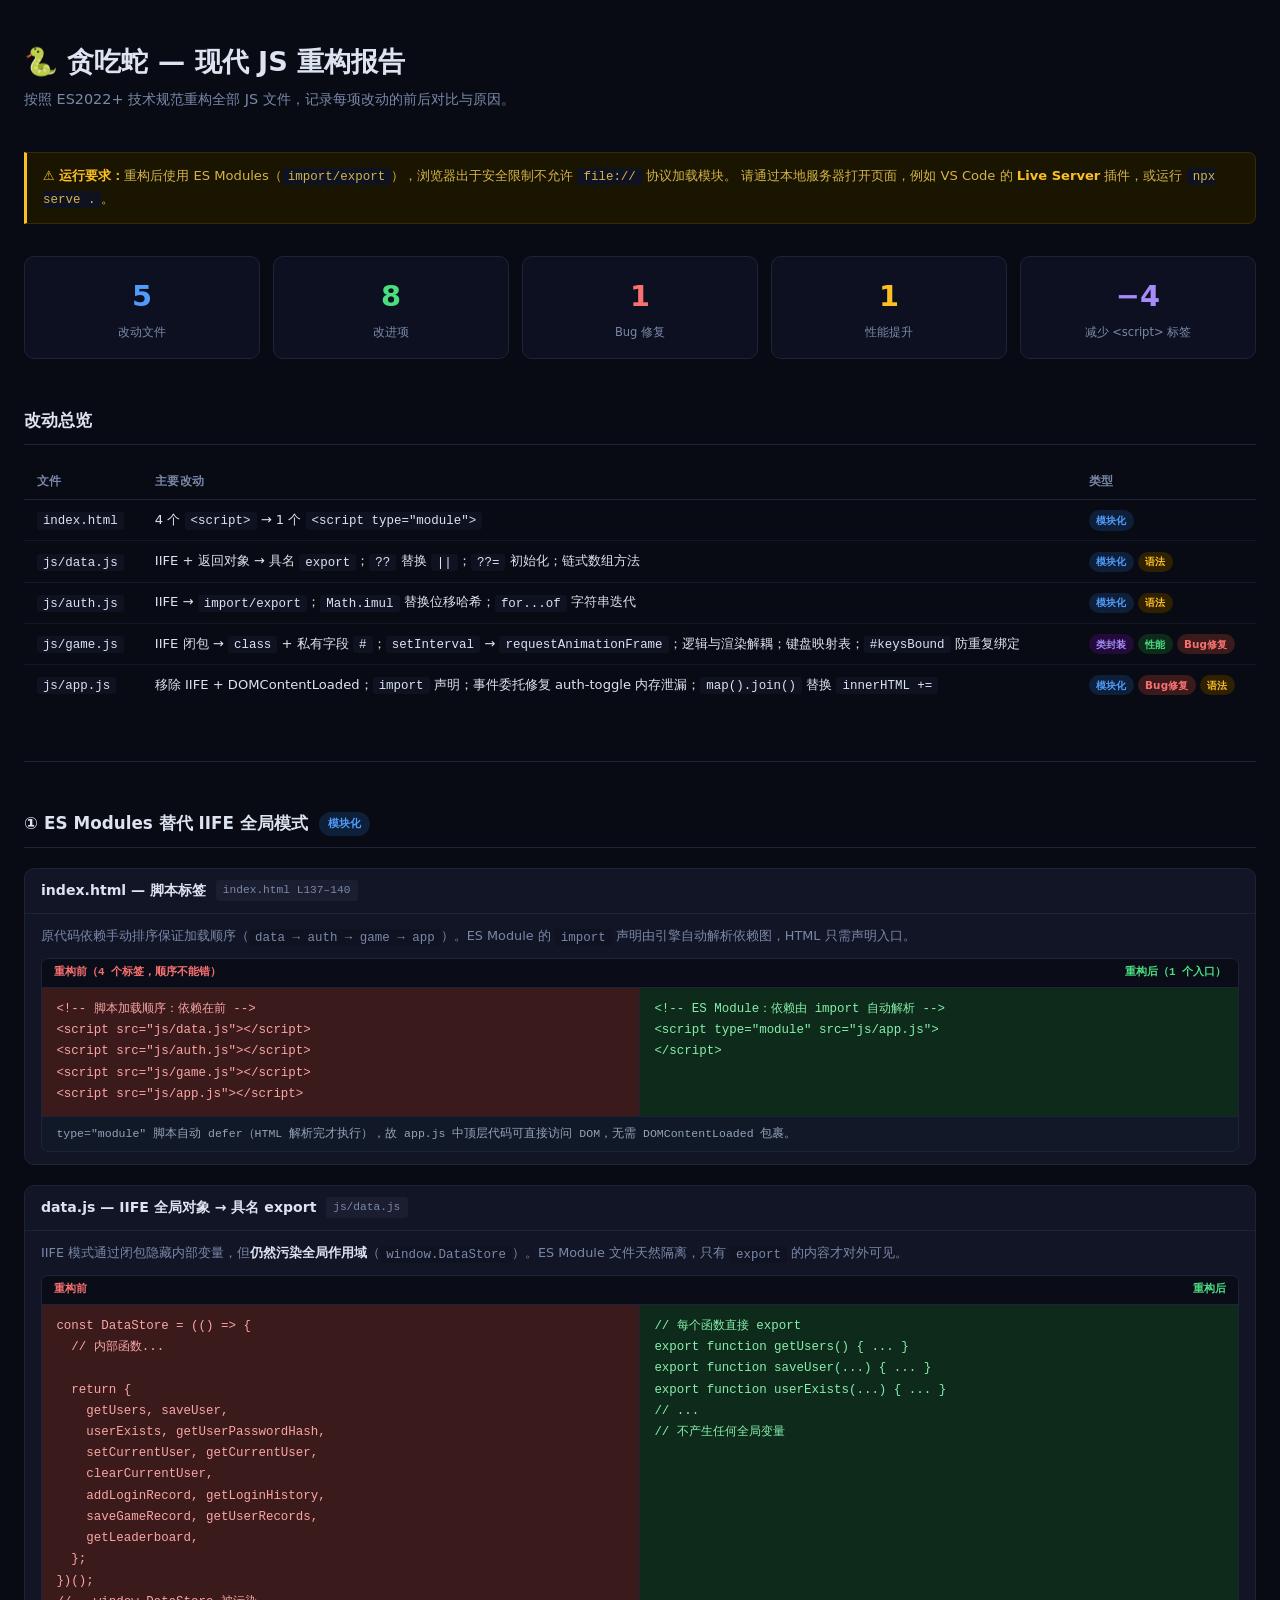
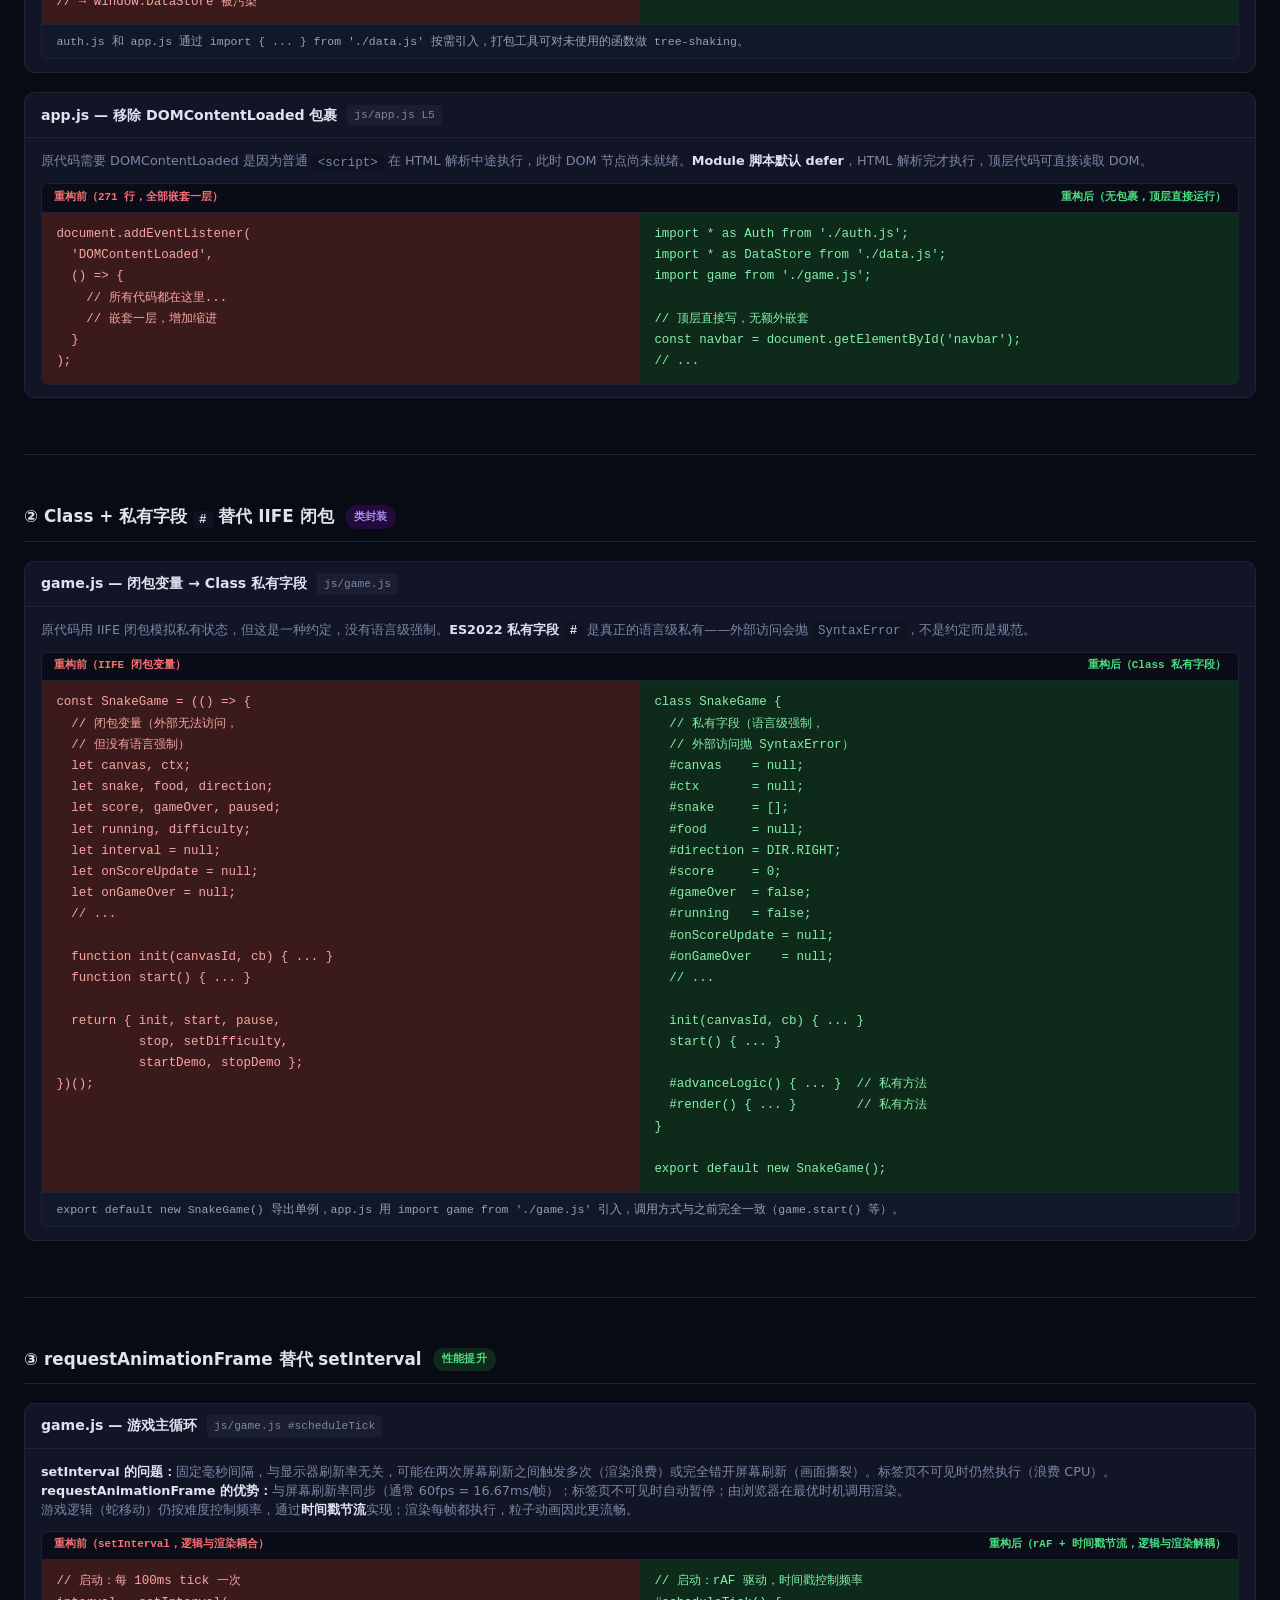
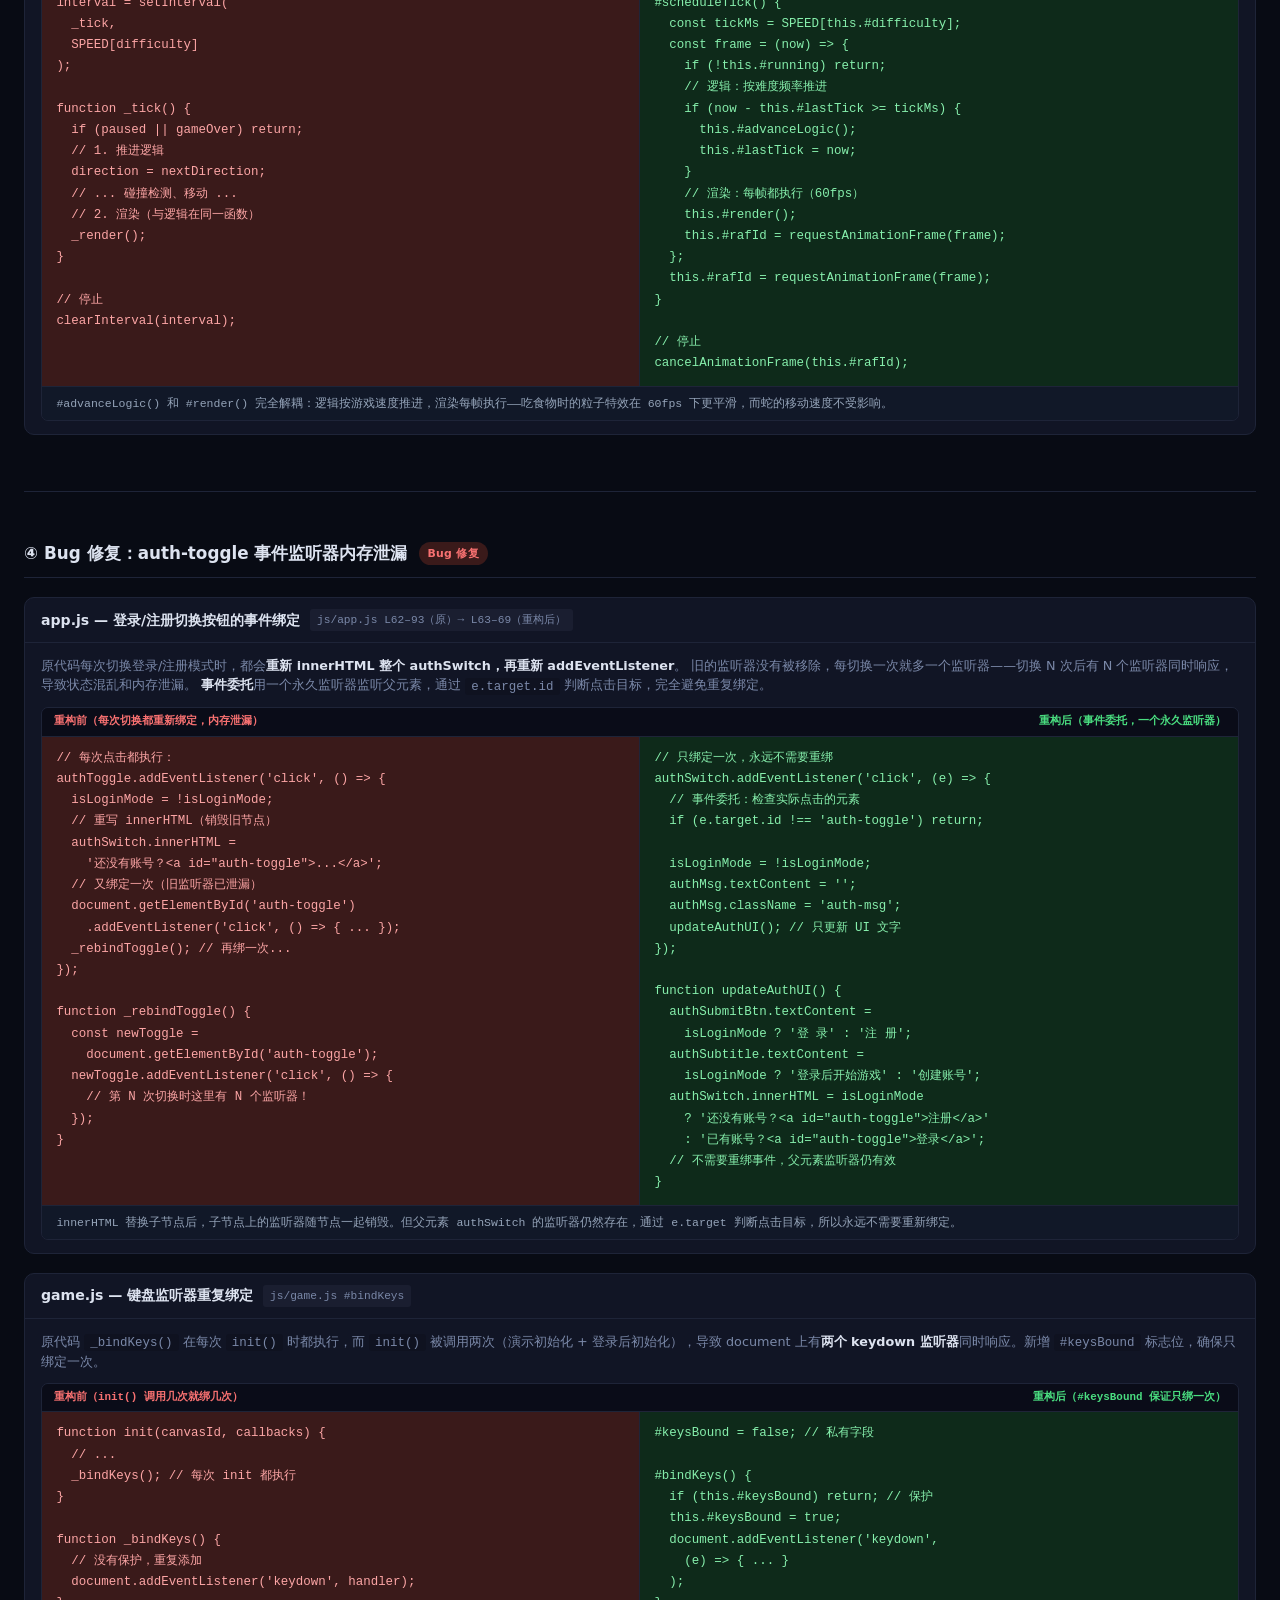
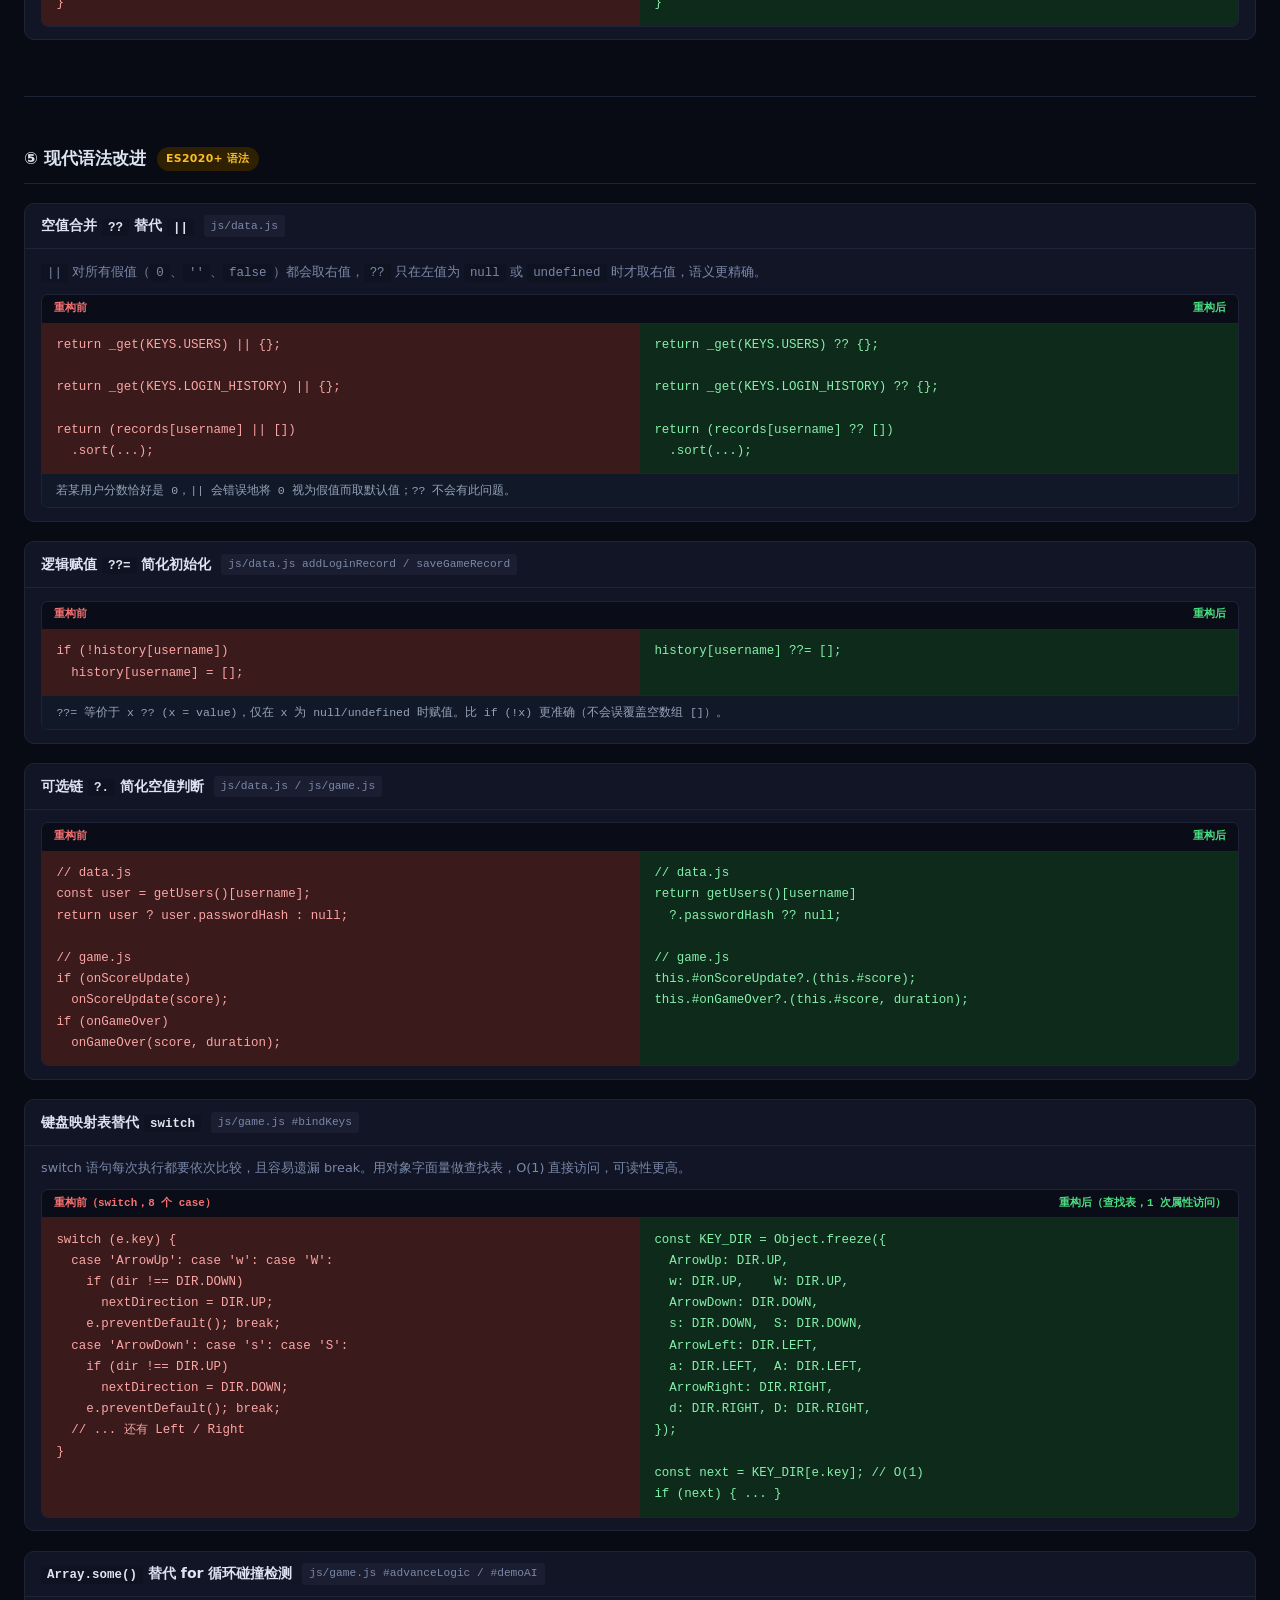
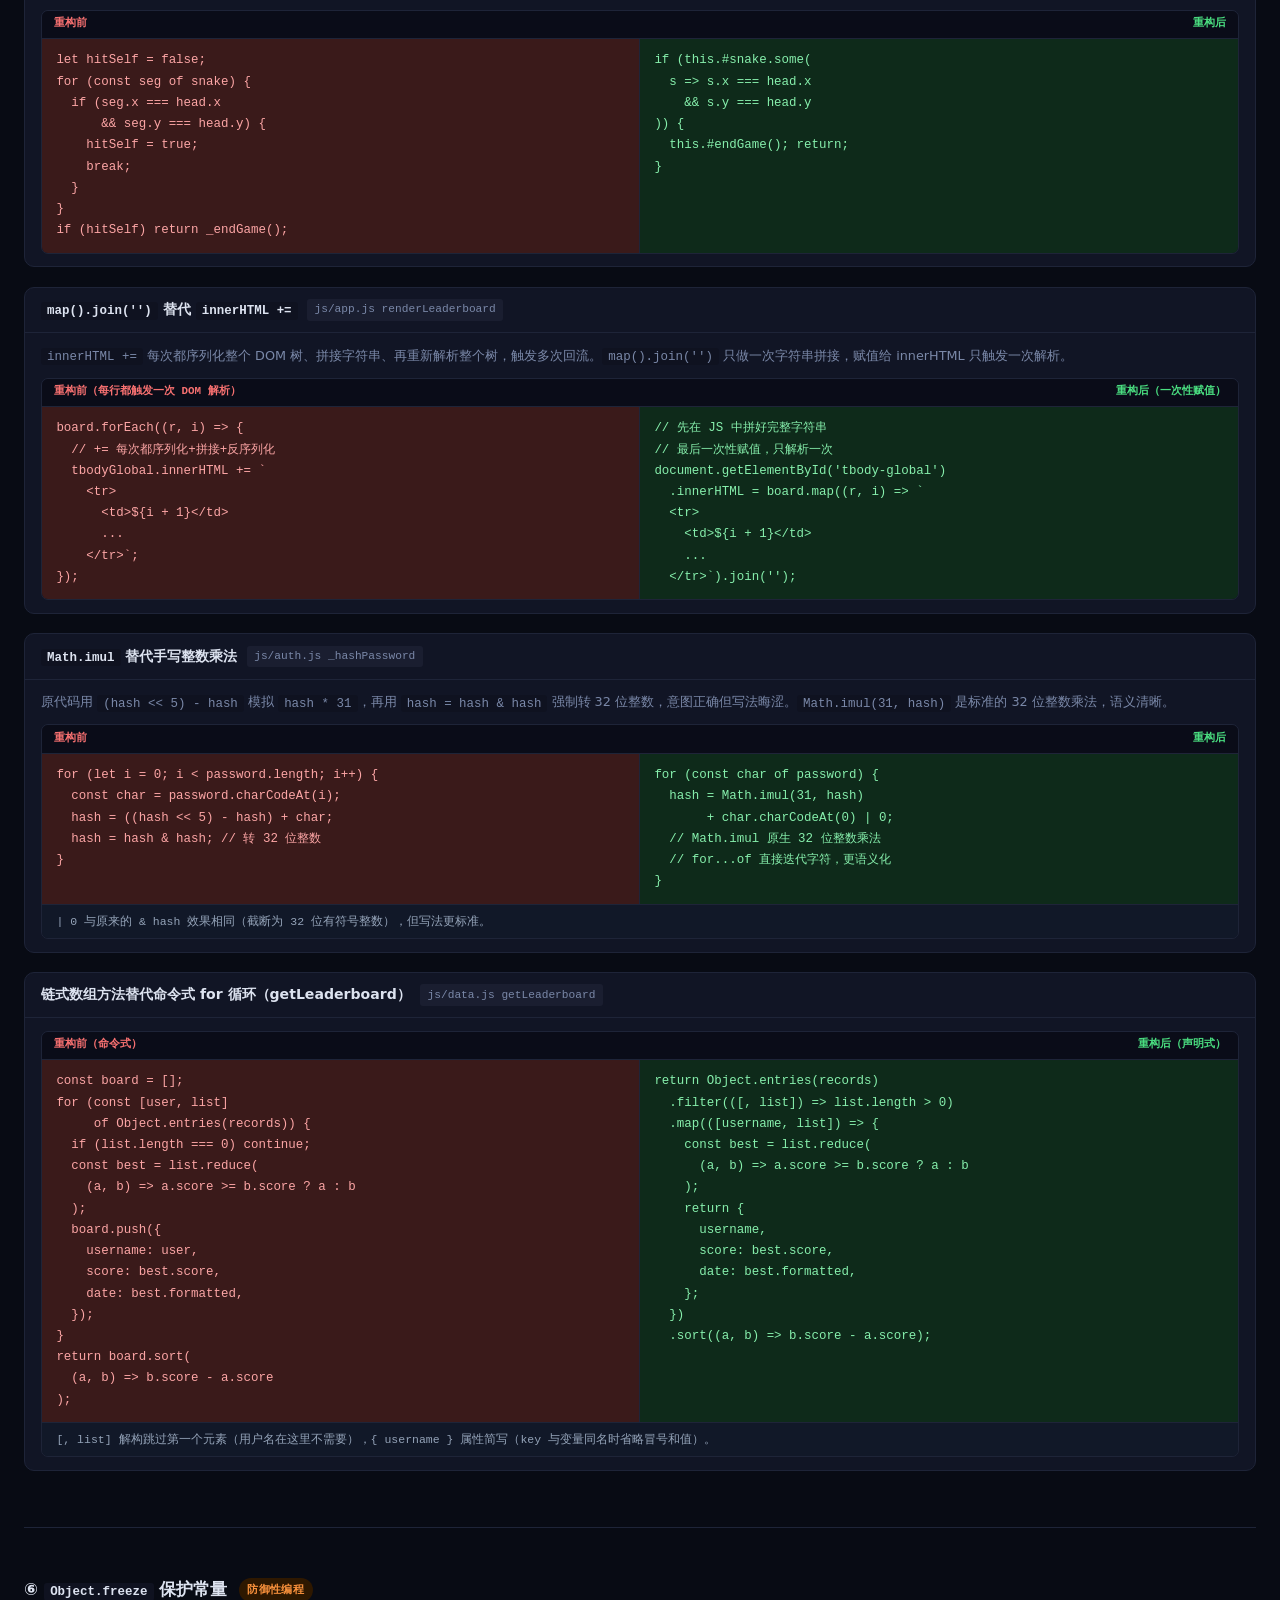
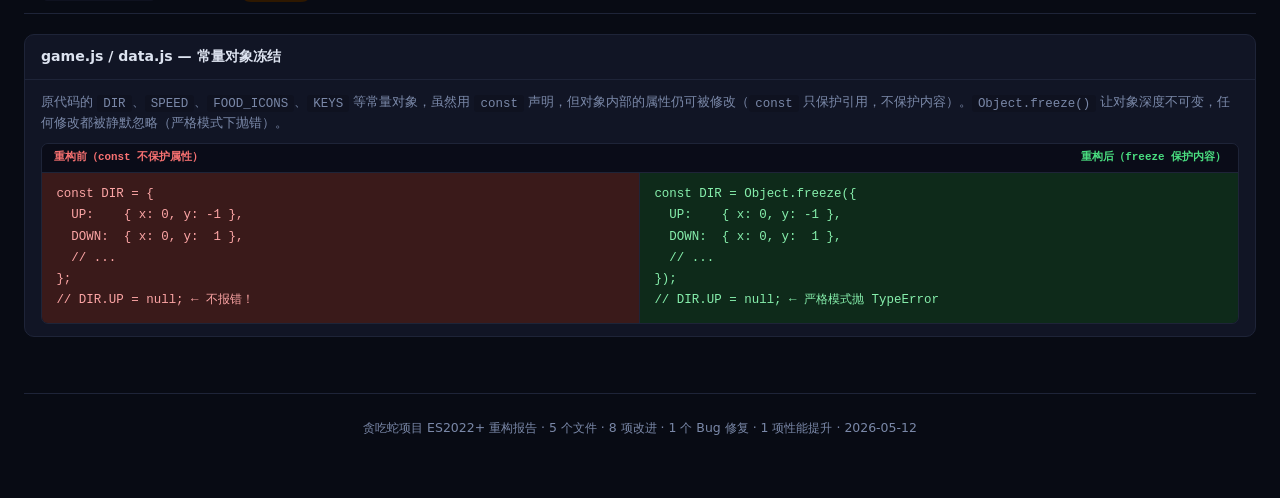
<file: refactor-report.html>
<!DOCTYPE html>
<html lang="zh-CN">
<head>
<meta charset="UTF-8" />
<meta name="viewport" content="width=device-width, initial-scale=1.0" />
<title>贪吃蛇 — 现代 JS 重构报告</title>
<style>
:root {
  --bg:      #080b14;
  --panel:   #0d1020;
  --card:    #111525;
  --border:  #1e2438;
  --del:     #3a1a1a;
  --del-txt: #f87171;
  --add:     #0e2a1a;
  --add-txt: #4ade80;
  --neu:     #111828;
  --neu-txt: #94a3b8;
  --c-blue:  #4f9cf9;
  --c-green: #4ade80;
  --c-red:   #f87171;
  --c-yellow:#fbbf24;
  --c-purple:#a78bfa;
  --c-orange:#fb923c;
  --text:    #dde3f0;
  --dim:     #7a88a8;
}
* { box-sizing: border-box; margin: 0; padding: 0; }
body {
  background: var(--bg);
  color: var(--text);
  font-family: 'Segoe UI', system-ui, sans-serif;
  font-size: 14px;
  line-height: 1.65;
  padding: 2.5rem 1.5rem 5rem;
}

/* ===== HEADER ===== */
.page-title { font-size: 1.7rem; font-weight: 700; margin-bottom: 0.2rem; }
.page-sub   { color: var(--dim); font-size: 0.9rem; margin-bottom: 2.5rem; }

/* ===== SUMMARY STATS ===== */
.stats-row {
  display: flex; flex-wrap: wrap; gap: 0.8rem;
  margin-bottom: 3rem;
}
.stat-box {
  flex: 1; min-width: 130px;
  background: var(--panel);
  border: 1px solid var(--border);
  border-radius: 10px;
  padding: 1rem 1.2rem;
  text-align: center;
}
.stat-box .sv { font-size: 1.8rem; font-weight: 800; }
.stat-box .sl { font-size: 0.72rem; color: var(--dim); margin-top: 0.15rem; }
.stat-box.green .sv { color: var(--c-green); }
.stat-box.red   .sv { color: var(--c-red); }
.stat-box.blue  .sv { color: var(--c-blue); }
.stat-box.yellow .sv { color: var(--c-yellow); }
.stat-box.purple .sv { color: var(--c-purple); }

/* ===== SECTION ===== */
.section { margin-bottom: 3.5rem; }
.section-head {
  display: flex; align-items: center; gap: 0.7rem;
  margin-bottom: 1.2rem;
  padding-bottom: 0.6rem;
  border-bottom: 1px solid var(--border);
}
.section-head h2 { font-size: 1.05rem; font-weight: 700; }
.tag {
  font-size: 0.68rem; font-weight: 700;
  padding: 0.18rem 0.55rem;
  border-radius: 999px;
  letter-spacing: 0.03em;
}
.tag-green  { background: #0e2a1a; color: var(--c-green); }
.tag-red    { background: #3a1a1a; color: var(--c-red); }
.tag-blue   { background: #0e1f3a; color: var(--c-blue); }
.tag-yellow { background: #2e2000; color: var(--c-yellow); }
.tag-purple { background: #220a3a; color: var(--c-purple); }
.tag-orange { background: #2e1800; color: var(--c-orange); }

/* ===== CHANGE ITEMS ===== */
.changes { display: flex; flex-direction: column; gap: 1.2rem; }
.change-item {
  background: var(--card);
  border: 1px solid var(--border);
  border-radius: 10px;
  overflow: hidden;
}
.change-head {
  padding: 0.65rem 1rem;
  border-bottom: 1px solid var(--border);
  display: flex; align-items: center; gap: 0.6rem; flex-wrap: wrap;
}
.change-head .ch-title { font-size: 0.88rem; font-weight: 700; }
.change-head .ch-file  { font-size: 0.7rem; color: var(--dim);
  background: #1a1e30; padding: 0.1rem 0.45rem; border-radius: 3px;
  font-family: monospace; }
.change-body { padding: 0.8rem 1rem; }
.change-note { font-size: 0.8rem; color: var(--dim); margin-bottom: 0.7rem; line-height: 1.5; }
.change-note strong { color: var(--text); }

/* ===== DIFF BLOCK ===== */
.diff {
  border-radius: 7px;
  overflow: hidden;
  font-family: 'Fira Code', 'Consolas', monospace;
  font-size: 0.78rem;
  border: 1px solid var(--border);
}
.diff-label {
  display: flex; justify-content: space-between;
  padding: 0.3rem 0.75rem;
  background: #0a0c18;
  border-bottom: 1px solid var(--border);
  font-size: 0.68rem; color: var(--dim);
}
.diff-label span { font-weight: 600; }
.diff-label .before { color: var(--c-red); }
.diff-label .after  { color: var(--c-green); }
.diff-cols {
  display: grid;
  grid-template-columns: 1fr 1fr;
}
@media (max-width: 700px) {
  .diff-cols { grid-template-columns: 1fr; }
}
.diff-col { padding: 0.7rem 0.9rem; }
.diff-col.before-col { background: var(--del); border-right: 1px solid var(--border); }
.diff-col.after-col  { background: var(--add); }
.diff-col pre { white-space: pre-wrap; word-break: break-all; line-height: 1.7; }
.diff-col.before-col pre { color: #fca5a5; }
.diff-col.after-col  pre { color: #86efac; }
.diff-note {
  background: var(--neu); padding: 0.5rem 0.9rem;
  font-size: 0.72rem; color: var(--neu-txt); line-height: 1.5;
  border-top: 1px solid var(--border);
}

/* ===== FILE SUMMARY TABLE ===== */
.file-table { width: 100%; border-collapse: collapse; font-size: 0.82rem; }
.file-table th {
  text-align: left; padding: 0.5rem 0.8rem;
  color: var(--dim); font-size: 0.72rem;
  text-transform: uppercase; letter-spacing: 0.04em;
  border-bottom: 1px solid var(--border);
}
.file-table td { padding: 0.55rem 0.8rem; border-bottom: 1px solid #141826; vertical-align: top; }
.file-table tr:last-child td { border-bottom: none; }
code {
  font-family: 'Fira Code', 'Consolas', monospace;
  font-size: 0.78rem;
  background: #0f1220;
  padding: 0.1rem 0.38rem;
  border-radius: 3px;
}
.pill {
  display: inline-block; font-size: 0.65rem; font-weight: 700;
  padding: 0.1rem 0.45rem; border-radius: 999px;
  letter-spacing: 0.02em;
}
.pill-fix    { background: #3a1a1a; color: var(--c-red); }
.pill-perf   { background: #0e2a1a; color: var(--c-green); }
.pill-module { background: #0e1f3a; color: var(--c-blue); }
.pill-syntax { background: #2e2000; color: var(--c-yellow); }
.pill-class  { background: #220a3a; color: var(--c-purple); }

/* ===== NOTICE BOX ===== */
.notice {
  background: #1a1500;
  border: 1px solid #3a2a00;
  border-left: 3px solid var(--c-yellow);
  border-radius: 0 8px 8px 0;
  padding: 0.75rem 1rem;
  font-size: 0.82rem;
  color: #d4b44a;
  margin-bottom: 2rem;
  line-height: 1.6;
}
.notice strong { color: var(--c-yellow); }

hr.divider { border: none; border-top: 1px solid var(--border); margin: 0 0 3rem; }
footer { text-align: center; color: var(--dim); font-size: 0.78rem;
  margin-top: 3rem; padding-top: 1.5rem; border-top: 1px solid var(--border); }
</style>
</head>
<body>

<div class="page-title">🐍 贪吃蛇 — 现代 JS 重构报告</div>
<p class="page-sub">按照 ES2022+ 技术规范重构全部 JS 文件，记录每项改动的前后对比与原因。</p>

<div class="notice">
  <strong>⚠️ 运行要求：</strong>重构后使用 ES Modules（<code>import/export</code>），浏览器出于安全限制不允许 <code>file://</code> 协议加载模块。
  请通过本地服务器打开页面，例如 VS Code 的 <strong>Live Server</strong> 插件，或运行 <code>npx serve .</code>。
</div>

<!-- ===== 统计 ===== -->
<div class="stats-row">
  <div class="stat-box blue">  <div class="sv">5</div><div class="sl">改动文件</div></div>
  <div class="stat-box green"> <div class="sv">8</div><div class="sl">改进项</div></div>
  <div class="stat-box red">   <div class="sv">1</div><div class="sl">Bug 修复</div></div>
  <div class="stat-box yellow"><div class="sv">1</div><div class="sl">性能提升</div></div>
  <div class="stat-box purple"><div class="sv">−4</div><div class="sl">减少 &lt;script&gt; 标签</div></div>
</div>

<!-- ===== 改动总览 ===== -->
<div class="section">
  <div class="section-head"><h2>改动总览</h2></div>
  <table class="file-table">
    <thead><tr><th>文件</th><th>主要改动</th><th>类型</th></tr></thead>
    <tbody>
      <tr>
        <td><code>index.html</code></td>
        <td>4 个 <code>&lt;script&gt;</code> → 1 个 <code>&lt;script type="module"&gt;</code></td>
        <td><span class="pill pill-module">模块化</span></td>
      </tr>
      <tr>
        <td><code>js/data.js</code></td>
        <td>IIFE + 返回对象 → 具名 <code>export</code>；<code>??</code> 替换 <code>||</code>；<code>??=</code> 初始化；链式数组方法</td>
        <td><span class="pill pill-module">模块化</span> <span class="pill pill-syntax">语法</span></td>
      </tr>
      <tr>
        <td><code>js/auth.js</code></td>
        <td>IIFE → <code>import/export</code>；<code>Math.imul</code> 替换位移哈希；<code>for...of</code> 字符串迭代</td>
        <td><span class="pill pill-module">模块化</span> <span class="pill pill-syntax">语法</span></td>
      </tr>
      <tr>
        <td><code>js/game.js</code></td>
        <td>IIFE 闭包 → <code>class</code> + 私有字段 <code>#</code>；<code>setInterval</code> → <code>requestAnimationFrame</code>；逻辑与渲染解耦；键盘映射表；<code>#keysBound</code> 防重复绑定</td>
        <td><span class="pill pill-class">类封装</span> <span class="pill pill-perf">性能</span> <span class="pill pill-fix">Bug修复</span></td>
      </tr>
      <tr>
        <td><code>js/app.js</code></td>
        <td>移除 IIFE + DOMContentLoaded；<code>import</code> 声明；事件委托修复 auth-toggle 内存泄漏；<code>map().join()</code> 替换 <code>innerHTML +=</code></td>
        <td><span class="pill pill-module">模块化</span> <span class="pill pill-fix">Bug修复</span> <span class="pill pill-syntax">语法</span></td>
      </tr>
    </tbody>
  </table>
</div>

<hr class="divider">

<!-- ===== 改动 1：ES Modules ===== -->
<div class="section">
  <div class="section-head">
    <h2>① ES Modules 替代 IIFE 全局模式</h2>
    <span class="tag tag-blue">模块化</span>
  </div>
  <div class="changes">

    <div class="change-item">
      <div class="change-head">
        <span class="ch-title">index.html — 脚本标签</span>
        <span class="ch-file">index.html L137–140</span>
      </div>
      <div class="change-body">
        <p class="change-note">原代码依赖手动排序保证加载顺序（<code>data → auth → game → app</code>）。ES Module 的 <code>import</code> 声明由引擎自动解析依赖图，HTML 只需声明入口。</p>
        <div class="diff">
          <div class="diff-label"><span class="before">重构前（4 个标签，顺序不能错）</span><span class="after">重构后（1 个入口）</span></div>
          <div class="diff-cols">
            <div class="diff-col before-col"><pre>&lt;!-- 脚本加载顺序：依赖在前 --&gt;
&lt;script src="js/data.js"&gt;&lt;/script&gt;
&lt;script src="js/auth.js"&gt;&lt;/script&gt;
&lt;script src="js/game.js"&gt;&lt;/script&gt;
&lt;script src="js/app.js"&gt;&lt;/script&gt;</pre></div>
            <div class="diff-col after-col"><pre>&lt;!-- ES Module：依赖由 import 自动解析 --&gt;
&lt;script type="module" src="js/app.js"&gt;
&lt;/script&gt;</pre></div>
          </div>
          <div class="diff-note">type="module" 脚本自动 defer（HTML 解析完才执行），故 app.js 中顶层代码可直接访问 DOM，无需 DOMContentLoaded 包裹。</div>
        </div>
      </div>
    </div>

    <div class="change-item">
      <div class="change-head">
        <span class="ch-title">data.js — IIFE 全局对象 → 具名 export</span>
        <span class="ch-file">js/data.js</span>
      </div>
      <div class="change-body">
        <p class="change-note">IIFE 模式通过闭包隐藏内部变量，但<strong>仍然污染全局作用域</strong>（<code>window.DataStore</code>）。ES Module 文件天然隔离，只有 <code>export</code> 的内容才对外可见。</p>
        <div class="diff">
          <div class="diff-label"><span class="before">重构前</span><span class="after">重构后</span></div>
          <div class="diff-cols">
            <div class="diff-col before-col"><pre>const DataStore = (() => {
  // 内部函数...

  return {
    getUsers, saveUser,
    userExists, getUserPasswordHash,
    setCurrentUser, getCurrentUser,
    clearCurrentUser,
    addLoginRecord, getLoginHistory,
    saveGameRecord, getUserRecords,
    getLeaderboard,
  };
})();
// → window.DataStore 被污染</pre></div>
            <div class="diff-col after-col"><pre>// 每个函数直接 export
export function getUsers() { ... }
export function saveUser(...) { ... }
export function userExists(...) { ... }
// ...
// 不产生任何全局变量</pre></div>
          </div>
          <div class="diff-note">auth.js 和 app.js 通过 import { ... } from './data.js' 按需引入，打包工具可对未使用的函数做 tree-shaking。</div>
        </div>
      </div>
    </div>

    <div class="change-item">
      <div class="change-head">
        <span class="ch-title">app.js — 移除 DOMContentLoaded 包裹</span>
        <span class="ch-file">js/app.js L5</span>
      </div>
      <div class="change-body">
        <p class="change-note">原代码需要 DOMContentLoaded 是因为普通 <code>&lt;script&gt;</code> 在 HTML 解析中途执行，此时 DOM 节点尚未就绪。<strong>Module 脚本默认 defer</strong>，HTML 解析完才执行，顶层代码可直接读取 DOM。</p>
        <div class="diff">
          <div class="diff-label"><span class="before">重构前（271 行，全部嵌套一层）</span><span class="after">重构后（无包裹，顶层直接运行）</span></div>
          <div class="diff-cols">
            <div class="diff-col before-col"><pre>document.addEventListener(
  'DOMContentLoaded',
  () => {
    // 所有代码都在这里...
    // 嵌套一层，增加缩进
  }
);</pre></div>
            <div class="diff-col after-col"><pre>import * as Auth from './auth.js';
import * as DataStore from './data.js';
import game from './game.js';

// 顶层直接写，无额外嵌套
const navbar = document.getElementById('navbar');
// ...</pre></div>
          </div>
        </div>
      </div>
    </div>

  </div>
</div>

<hr class="divider">

<!-- ===== 改动 2：Class 私有字段 ===== -->
<div class="section">
  <div class="section-head">
    <h2>② Class + 私有字段 <code>#</code> 替代 IIFE 闭包</h2>
    <span class="tag tag-purple">类封装</span>
  </div>
  <div class="changes">

    <div class="change-item">
      <div class="change-head">
        <span class="ch-title">game.js — 闭包变量 → Class 私有字段</span>
        <span class="ch-file">js/game.js</span>
      </div>
      <div class="change-body">
        <p class="change-note">原代码用 IIFE 闭包模拟私有状态，但这是一种约定，没有语言级强制。<strong>ES2022 私有字段 <code>#</code></strong> 是真正的语言级私有——外部访问会抛 <code>SyntaxError</code>，不是约定而是规范。</p>
        <div class="diff">
          <div class="diff-label"><span class="before">重构前（IIFE 闭包变量）</span><span class="after">重构后（Class 私有字段）</span></div>
          <div class="diff-cols">
            <div class="diff-col before-col"><pre>const SnakeGame = (() => {
  // 闭包变量（外部无法访问，
  // 但没有语言强制）
  let canvas, ctx;
  let snake, food, direction;
  let score, gameOver, paused;
  let running, difficulty;
  let interval = null;
  let onScoreUpdate = null;
  let onGameOver = null;
  // ...

  function init(canvasId, cb) { ... }
  function start() { ... }

  return { init, start, pause,
           stop, setDifficulty,
           startDemo, stopDemo };
})();</pre></div>
            <div class="diff-col after-col"><pre>class SnakeGame {
  // 私有字段（语言级强制，
  // 外部访问抛 SyntaxError）
  #canvas    = null;
  #ctx       = null;
  #snake     = [];
  #food      = null;
  #direction = DIR.RIGHT;
  #score     = 0;
  #gameOver  = false;
  #running   = false;
  #onScoreUpdate = null;
  #onGameOver    = null;
  // ...

  init(canvasId, cb) { ... }
  start() { ... }

  #advanceLogic() { ... }  // 私有方法
  #render() { ... }        // 私有方法
}

export default new SnakeGame();</pre></div>
          </div>
          <div class="diff-note">export default new SnakeGame() 导出单例，app.js 用 import game from './game.js' 引入，调用方式与之前完全一致（game.start() 等）。</div>
        </div>
      </div>
    </div>

  </div>
</div>

<hr class="divider">

<!-- ===== 改动 3：rAF 替代 setInterval ===== -->
<div class="section">
  <div class="section-head">
    <h2>③ requestAnimationFrame 替代 setInterval</h2>
    <span class="tag tag-green">性能提升</span>
  </div>
  <div class="changes">

    <div class="change-item">
      <div class="change-head">
        <span class="ch-title">game.js — 游戏主循环</span>
        <span class="ch-file">js/game.js #scheduleTick</span>
      </div>
      <div class="change-body">
        <p class="change-note">
          <strong>setInterval 的问题：</strong>固定毫秒间隔，与显示器刷新率无关，可能在两次屏幕刷新之间触发多次（渲染浪费）或完全错开屏幕刷新（画面撕裂）。标签页不可见时仍然执行（浪费 CPU）。<br>
          <strong>requestAnimationFrame 的优势：</strong>与屏幕刷新率同步（通常 60fps = 16.67ms/帧）；标签页不可见时自动暂停；由浏览器在最优时机调用渲染。<br>
          游戏逻辑（蛇移动）仍按难度控制频率，通过<strong>时间戳节流</strong>实现；渲染每帧都执行，粒子动画因此更流畅。
        </p>
        <div class="diff">
          <div class="diff-label"><span class="before">重构前（setInterval，逻辑与渲染耦合）</span><span class="after">重构后（rAF + 时间戳节流，逻辑与渲染解耦）</span></div>
          <div class="diff-cols">
            <div class="diff-col before-col"><pre>// 启动：每 100ms tick 一次
interval = setInterval(
  _tick,
  SPEED[difficulty]
);

function _tick() {
  if (paused || gameOver) return;
  // 1. 推进逻辑
  direction = nextDirection;
  // ... 碰撞检测、移动 ...
  // 2. 渲染（与逻辑在同一函数）
  _render();
}

// 停止
clearInterval(interval);</pre></div>
            <div class="diff-col after-col"><pre>// 启动：rAF 驱动，时间戳控制频率
#scheduleTick() {
  const tickMs = SPEED[this.#difficulty];
  const frame = (now) => {
    if (!this.#running) return;
    // 逻辑：按难度频率推进
    if (now - this.#lastTick >= tickMs) {
      this.#advanceLogic();
      this.#lastTick = now;
    }
    // 渲染：每帧都执行（60fps）
    this.#render();
    this.#rafId = requestAnimationFrame(frame);
  };
  this.#rafId = requestAnimationFrame(frame);
}

// 停止
cancelAnimationFrame(this.#rafId);</pre></div>
          </div>
          <div class="diff-note">#advanceLogic() 和 #render() 完全解耦：逻辑按游戏速度推进，渲染每帧执行——吃食物时的粒子特效在 60fps 下更平滑，而蛇的移动速度不受影响。</div>
        </div>
      </div>
    </div>

  </div>
</div>

<hr class="divider">

<!-- ===== 改动 4：Bug 修复 ===== -->
<div class="section">
  <div class="section-head">
    <h2>④ Bug 修复：auth-toggle 事件监听器内存泄漏</h2>
    <span class="tag tag-red">Bug 修复</span>
  </div>
  <div class="changes">

    <div class="change-item">
      <div class="change-head">
        <span class="ch-title">app.js — 登录/注册切换按钮的事件绑定</span>
        <span class="ch-file">js/app.js L62–93（原）→ L63–69（重构后）</span>
      </div>
      <div class="change-body">
        <p class="change-note">
          原代码每次切换登录/注册模式时，都会<strong>重新 innerHTML 整个 authSwitch，再重新 addEventListener</strong>。
          旧的监听器没有被移除，每切换一次就多一个监听器——切换 N 次后有 N 个监听器同时响应，导致状态混乱和内存泄漏。
          <strong>事件委托</strong>用一个永久监听器监听父元素，通过 <code>e.target.id</code> 判断点击目标，完全避免重复绑定。
        </p>
        <div class="diff">
          <div class="diff-label"><span class="before">重构前（每次切换都重新绑定，内存泄漏）</span><span class="after">重构后（事件委托，一个永久监听器）</span></div>
          <div class="diff-cols">
            <div class="diff-col before-col"><pre>// 每次点击都执行：
authToggle.addEventListener('click', () => {
  isLoginMode = !isLoginMode;
  // 重写 innerHTML（销毁旧节点）
  authSwitch.innerHTML =
    '还没有账号？&lt;a id="auth-toggle"&gt;...&lt;/a&gt;';
  // 又绑定一次（旧监听器已泄漏）
  document.getElementById('auth-toggle')
    .addEventListener('click', () => { ... });
  _rebindToggle(); // 再绑一次...
});

function _rebindToggle() {
  const newToggle =
    document.getElementById('auth-toggle');
  newToggle.addEventListener('click', () => {
    // 第 N 次切换时这里有 N 个监听器！
  });
}</pre></div>
            <div class="diff-col after-col"><pre>// 只绑定一次，永远不需要重绑
authSwitch.addEventListener('click', (e) => {
  // 事件委托：检查实际点击的元素
  if (e.target.id !== 'auth-toggle') return;

  isLoginMode = !isLoginMode;
  authMsg.textContent = '';
  authMsg.className = 'auth-msg';
  updateAuthUI(); // 只更新 UI 文字
});

function updateAuthUI() {
  authSubmitBtn.textContent =
    isLoginMode ? '登 录' : '注 册';
  authSubtitle.textContent =
    isLoginMode ? '登录后开始游戏' : '创建账号';
  authSwitch.innerHTML = isLoginMode
    ? '还没有账号？&lt;a id="auth-toggle"&gt;注册&lt;/a&gt;'
    : '已有账号？&lt;a id="auth-toggle"&gt;登录&lt;/a&gt;';
  // 不需要重绑事件，父元素监听器仍有效
}</pre></div>
          </div>
          <div class="diff-note">innerHTML 替换子节点后，子节点上的监听器随节点一起销毁。但父元素 authSwitch 的监听器仍然存在，通过 e.target 判断点击目标，所以永远不需要重新绑定。</div>
        </div>
      </div>
    </div>

    <div class="change-item">
      <div class="change-head">
        <span class="ch-title">game.js — 键盘监听器重复绑定</span>
        <span class="ch-file">js/game.js #bindKeys</span>
      </div>
      <div class="change-body">
        <p class="change-note">原代码 <code>_bindKeys()</code> 在每次 <code>init()</code> 时都执行，而 <code>init()</code> 被调用两次（演示初始化 + 登录后初始化），导致 document 上有<strong>两个 keydown 监听器</strong>同时响应。新增 <code>#keysBound</code> 标志位，确保只绑定一次。</p>
        <div class="diff">
          <div class="diff-label"><span class="before">重构前（init() 调用几次就绑几次）</span><span class="after">重构后（#keysBound 保证只绑一次）</span></div>
          <div class="diff-cols">
            <div class="diff-col before-col"><pre>function init(canvasId, callbacks) {
  // ...
  _bindKeys(); // 每次 init 都执行
}

function _bindKeys() {
  // 没有保护，重复添加
  document.addEventListener('keydown', handler);
}</pre></div>
            <div class="diff-col after-col"><pre>#keysBound = false; // 私有字段

#bindKeys() {
  if (this.#keysBound) return; // 保护
  this.#keysBound = true;
  document.addEventListener('keydown',
    (e) => { ... }
  );
}</pre></div>
          </div>
        </div>
      </div>
    </div>

  </div>
</div>

<hr class="divider">

<!-- ===== 改动 5：现代语法 ===== -->
<div class="section">
  <div class="section-head">
    <h2>⑤ 现代语法改进</h2>
    <span class="tag tag-yellow">ES2020+ 语法</span>
  </div>
  <div class="changes">

    <div class="change-item">
      <div class="change-head">
        <span class="ch-title">空值合并 <code>??</code> 替代 <code>||</code></span>
        <span class="ch-file">js/data.js</span>
      </div>
      <div class="change-body">
        <p class="change-note"><code>||</code> 对所有假值（<code>0</code>、<code>''</code>、<code>false</code>）都会取右值，<code>??</code> 只在左值为 <code>null</code> 或 <code>undefined</code> 时才取右值，语义更精确。</p>
        <div class="diff">
          <div class="diff-label"><span class="before">重构前</span><span class="after">重构后</span></div>
          <div class="diff-cols">
            <div class="diff-col before-col"><pre>return _get(KEYS.USERS) || {};

return _get(KEYS.LOGIN_HISTORY) || {};

return (records[username] || [])
  .sort(...);</pre></div>
            <div class="diff-col after-col"><pre>return _get(KEYS.USERS) ?? {};

return _get(KEYS.LOGIN_HISTORY) ?? {};

return (records[username] ?? [])
  .sort(...);</pre></div>
          </div>
          <div class="diff-note">若某用户分数恰好是 0，|| 会错误地将 0 视为假值而取默认值；?? 不会有此问题。</div>
        </div>
      </div>
    </div>

    <div class="change-item">
      <div class="change-head">
        <span class="ch-title">逻辑赋值 <code>??=</code> 简化初始化</span>
        <span class="ch-file">js/data.js addLoginRecord / saveGameRecord</span>
      </div>
      <div class="change-body">
        <div class="diff">
          <div class="diff-label"><span class="before">重构前</span><span class="after">重构后</span></div>
          <div class="diff-cols">
            <div class="diff-col before-col"><pre>if (!history[username])
  history[username] = [];</pre></div>
            <div class="diff-col after-col"><pre>history[username] ??= [];</pre></div>
          </div>
          <div class="diff-note">??= 等价于 x ?? (x = value)，仅在 x 为 null/undefined 时赋值。比 if (!x) 更准确（不会误覆盖空数组 []）。</div>
        </div>
      </div>
    </div>

    <div class="change-item">
      <div class="change-head">
        <span class="ch-title">可选链 <code>?.</code> 简化空值判断</span>
        <span class="ch-file">js/data.js / js/game.js</span>
      </div>
      <div class="change-body">
        <div class="diff">
          <div class="diff-label"><span class="before">重构前</span><span class="after">重构后</span></div>
          <div class="diff-cols">
            <div class="diff-col before-col"><pre>// data.js
const user = getUsers()[username];
return user ? user.passwordHash : null;

// game.js
if (onScoreUpdate)
  onScoreUpdate(score);
if (onGameOver)
  onGameOver(score, duration);</pre></div>
            <div class="diff-col after-col"><pre>// data.js
return getUsers()[username]
  ?.passwordHash ?? null;

// game.js
this.#onScoreUpdate?.(this.#score);
this.#onGameOver?.(this.#score, duration);</pre></div>
          </div>
        </div>
      </div>
    </div>

    <div class="change-item">
      <div class="change-head">
        <span class="ch-title">键盘映射表替代 <code>switch</code></span>
        <span class="ch-file">js/game.js #bindKeys</span>
      </div>
      <div class="change-body">
        <p class="change-note">switch 语句每次执行都要依次比较，且容易遗漏 break。用对象字面量做查找表，O(1) 直接访问，可读性更高。</p>
        <div class="diff">
          <div class="diff-label"><span class="before">重构前（switch，8 个 case）</span><span class="after">重构后（查找表，1 次属性访问）</span></div>
          <div class="diff-cols">
            <div class="diff-col before-col"><pre>switch (e.key) {
  case 'ArrowUp': case 'w': case 'W':
    if (dir !== DIR.DOWN)
      nextDirection = DIR.UP;
    e.preventDefault(); break;
  case 'ArrowDown': case 's': case 'S':
    if (dir !== DIR.UP)
      nextDirection = DIR.DOWN;
    e.preventDefault(); break;
  // ... 还有 Left / Right
}</pre></div>
            <div class="diff-col after-col"><pre>const KEY_DIR = Object.freeze({
  ArrowUp: DIR.UP,
  w: DIR.UP,    W: DIR.UP,
  ArrowDown: DIR.DOWN,
  s: DIR.DOWN,  S: DIR.DOWN,
  ArrowLeft: DIR.LEFT,
  a: DIR.LEFT,  A: DIR.LEFT,
  ArrowRight: DIR.RIGHT,
  d: DIR.RIGHT, D: DIR.RIGHT,
});

const next = KEY_DIR[e.key]; // O(1)
if (next) { ... }</pre></div>
          </div>
        </div>
      </div>
    </div>

    <div class="change-item">
      <div class="change-head">
        <span class="ch-title"><code>Array.some()</code> 替代 for 循环碰撞检测</span>
        <span class="ch-file">js/game.js #advanceLogic / #demoAI</span>
      </div>
      <div class="change-body">
        <div class="diff">
          <div class="diff-label"><span class="before">重构前</span><span class="after">重构后</span></div>
          <div class="diff-cols">
            <div class="diff-col before-col"><pre>let hitSelf = false;
for (const seg of snake) {
  if (seg.x === head.x
      && seg.y === head.y) {
    hitSelf = true;
    break;
  }
}
if (hitSelf) return _endGame();</pre></div>
            <div class="diff-col after-col"><pre>if (this.#snake.some(
  s => s.x === head.x
    && s.y === head.y
)) {
  this.#endGame(); return;
}</pre></div>
          </div>
        </div>
      </div>
    </div>

    <div class="change-item">
      <div class="change-head">
        <span class="ch-title"><code>map().join('')</code> 替代 <code>innerHTML +=</code></span>
        <span class="ch-file">js/app.js renderLeaderboard</span>
      </div>
      <div class="change-body">
        <p class="change-note"><code>innerHTML +=</code> 每次都序列化整个 DOM 树、拼接字符串、再重新解析整个树，触发多次回流。<code>map().join('')</code> 只做一次字符串拼接，赋值给 innerHTML 只触发一次解析。</p>
        <div class="diff">
          <div class="diff-label"><span class="before">重构前（每行都触发一次 DOM 解析）</span><span class="after">重构后（一次性赋值）</span></div>
          <div class="diff-cols">
            <div class="diff-col before-col"><pre>board.forEach((r, i) => {
  // += 每次都序列化+拼接+反序列化
  tbodyGlobal.innerHTML += `
    &lt;tr&gt;
      &lt;td&gt;${i + 1}&lt;/td&gt;
      ...
    &lt;/tr&gt;`;
});</pre></div>
            <div class="diff-col after-col"><pre>// 先在 JS 中拼好完整字符串
// 最后一次性赋值，只解析一次
document.getElementById('tbody-global')
  .innerHTML = board.map((r, i) => `
  &lt;tr&gt;
    &lt;td&gt;${i + 1}&lt;/td&gt;
    ...
  &lt;/tr&gt;`).join('');</pre></div>
          </div>
        </div>
      </div>
    </div>

    <div class="change-item">
      <div class="change-head">
        <span class="ch-title"><code>Math.imul</code> 替代手写整数乘法</span>
        <span class="ch-file">js/auth.js _hashPassword</span>
      </div>
      <div class="change-body">
        <p class="change-note">原代码用 <code>(hash &lt;&lt; 5) - hash</code> 模拟 <code>hash * 31</code>，再用 <code>hash = hash &amp; hash</code> 强制转 32 位整数，意图正确但写法晦涩。<code>Math.imul(31, hash)</code> 是标准的 32 位整数乘法，语义清晰。</p>
        <div class="diff">
          <div class="diff-label"><span class="before">重构前</span><span class="after">重构后</span></div>
          <div class="diff-cols">
            <div class="diff-col before-col"><pre>for (let i = 0; i &lt; password.length; i++) {
  const char = password.charCodeAt(i);
  hash = ((hash &lt;&lt; 5) - hash) + char;
  hash = hash &amp; hash; // 转 32 位整数
}</pre></div>
            <div class="diff-col after-col"><pre>for (const char of password) {
  hash = Math.imul(31, hash)
       + char.charCodeAt(0) | 0;
  // Math.imul 原生 32 位整数乘法
  // for...of 直接迭代字符，更语义化
}</pre></div>
          </div>
          <div class="diff-note">| 0 与原来的 & hash 效果相同（截断为 32 位有符号整数），但写法更标准。</div>
        </div>
      </div>
    </div>

    <div class="change-item">
      <div class="change-head">
        <span class="ch-title">链式数组方法替代命令式 for 循环（getLeaderboard）</span>
        <span class="ch-file">js/data.js getLeaderboard</span>
      </div>
      <div class="change-body">
        <div class="diff">
          <div class="diff-label"><span class="before">重构前（命令式）</span><span class="after">重构后（声明式）</span></div>
          <div class="diff-cols">
            <div class="diff-col before-col"><pre>const board = [];
for (const [user, list]
     of Object.entries(records)) {
  if (list.length === 0) continue;
  const best = list.reduce(
    (a, b) => a.score >= b.score ? a : b
  );
  board.push({
    username: user,
    score: best.score,
    date: best.formatted,
  });
}
return board.sort(
  (a, b) => b.score - a.score
);</pre></div>
            <div class="diff-col after-col"><pre>return Object.entries(records)
  .filter(([, list]) => list.length > 0)
  .map(([username, list]) => {
    const best = list.reduce(
      (a, b) => a.score >= b.score ? a : b
    );
    return {
      username,
      score: best.score,
      date: best.formatted,
    };
  })
  .sort((a, b) => b.score - a.score);</pre></div>
          </div>
          <div class="diff-note">[, list] 解构跳过第一个元素（用户名在这里不需要），{ username } 属性简写（key 与变量同名时省略冒号和值）。</div>
        </div>
      </div>
    </div>

  </div>
</div>

<hr class="divider">

<!-- ===== 改动 6：Object.freeze ===== -->
<div class="section">
  <div class="section-head">
    <h2>⑥ <code>Object.freeze</code> 保护常量</h2>
    <span class="tag tag-orange">防御性编程</span>
  </div>
  <div class="changes">
    <div class="change-item">
      <div class="change-head">
        <span class="ch-title">game.js / data.js — 常量对象冻结</span>
      </div>
      <div class="change-body">
        <p class="change-note">原代码的 <code>DIR</code>、<code>SPEED</code>、<code>FOOD_ICONS</code>、<code>KEYS</code> 等常量对象，虽然用 <code>const</code> 声明，但对象内部的属性仍可被修改（<code>const</code> 只保护引用，不保护内容）。<code>Object.freeze()</code> 让对象深度不可变，任何修改都被静默忽略（严格模式下抛错）。</p>
        <div class="diff">
          <div class="diff-label"><span class="before">重构前（const 不保护属性）</span><span class="after">重构后（freeze 保护内容）</span></div>
          <div class="diff-cols">
            <div class="diff-col before-col"><pre>const DIR = {
  UP:    { x: 0, y: -1 },
  DOWN:  { x: 0, y:  1 },
  // ...
};
// DIR.UP = null; ← 不报错！</pre></div>
            <div class="diff-col after-col"><pre>const DIR = Object.freeze({
  UP:    { x: 0, y: -1 },
  DOWN:  { x: 0, y:  1 },
  // ...
});
// DIR.UP = null; ← 严格模式抛 TypeError</pre></div>
          </div>
        </div>
      </div>
    </div>
  </div>
</div>

<footer>贪吃蛇项目 ES2022+ 重构报告 · 5 个文件 · 8 项改进 · 1 个 Bug 修复 · 1 项性能提升 · 2026-05-12</footer>

</body>
</html>
</file>
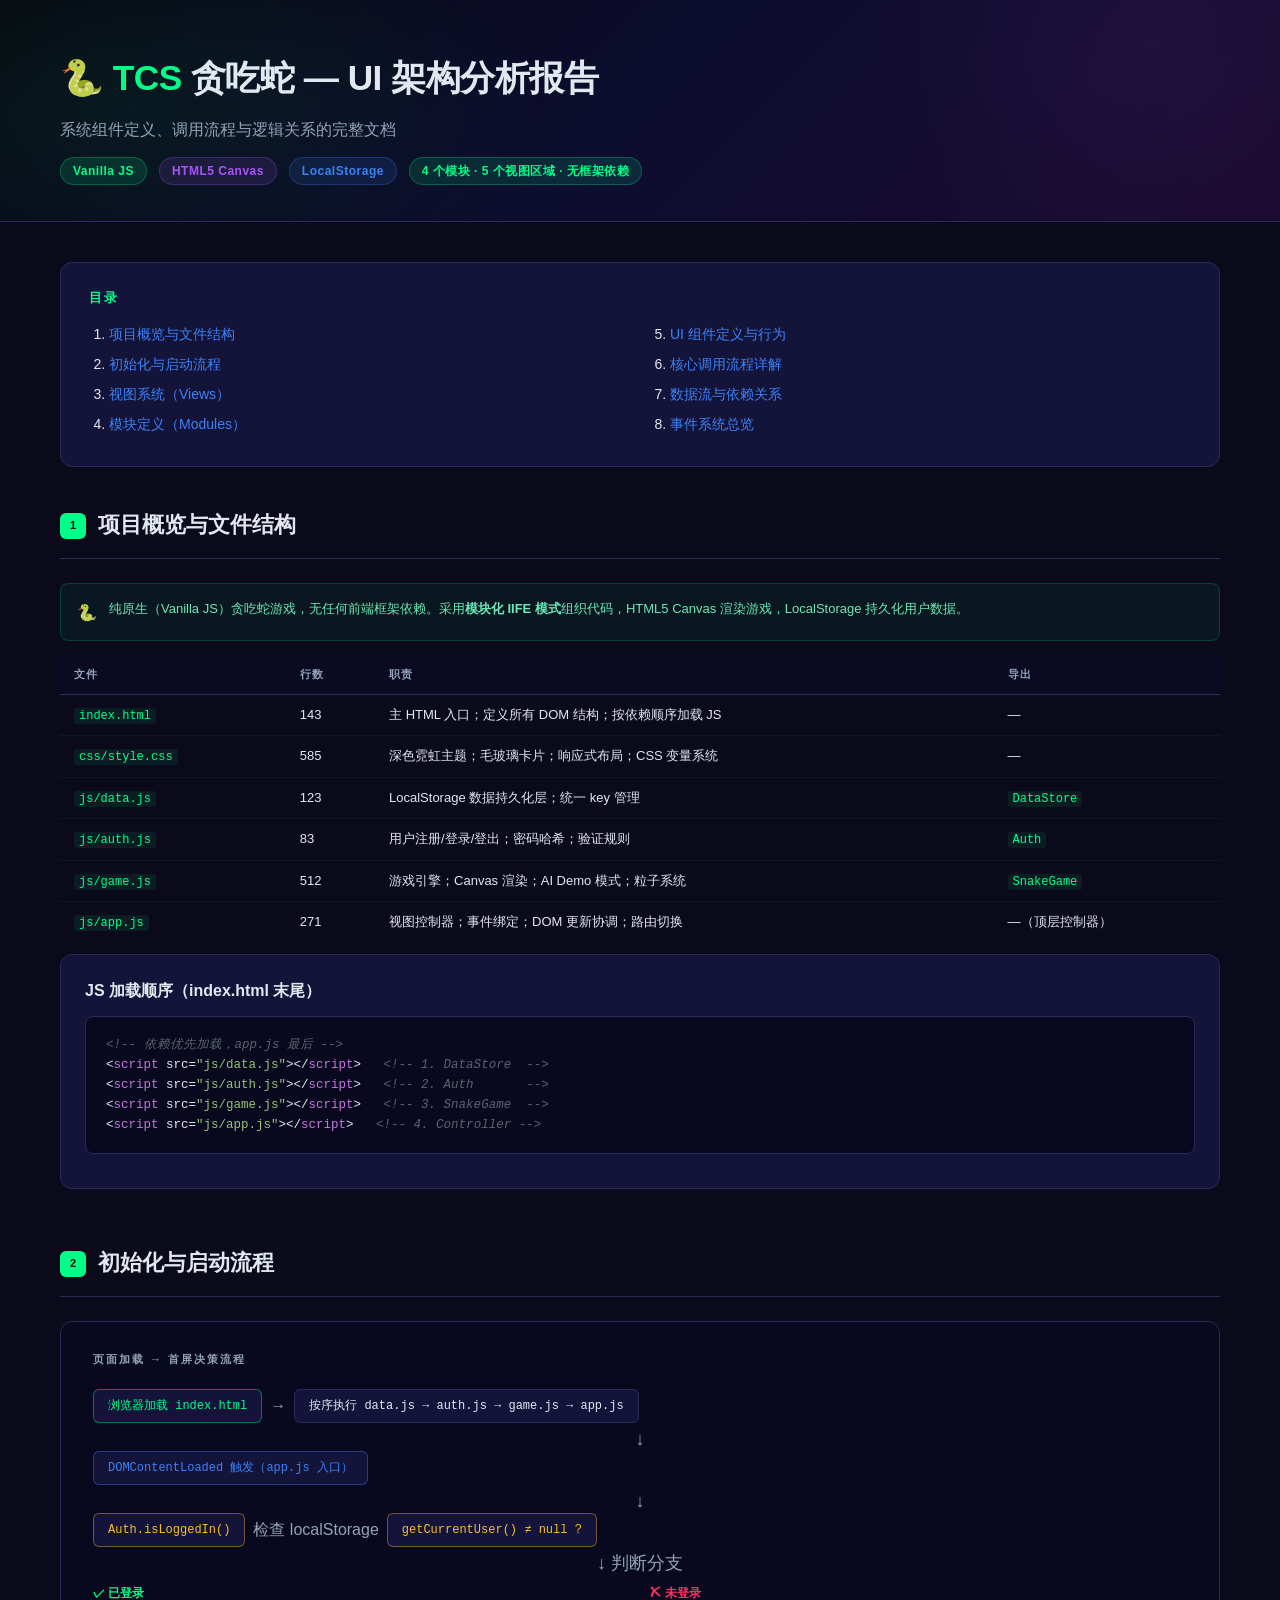
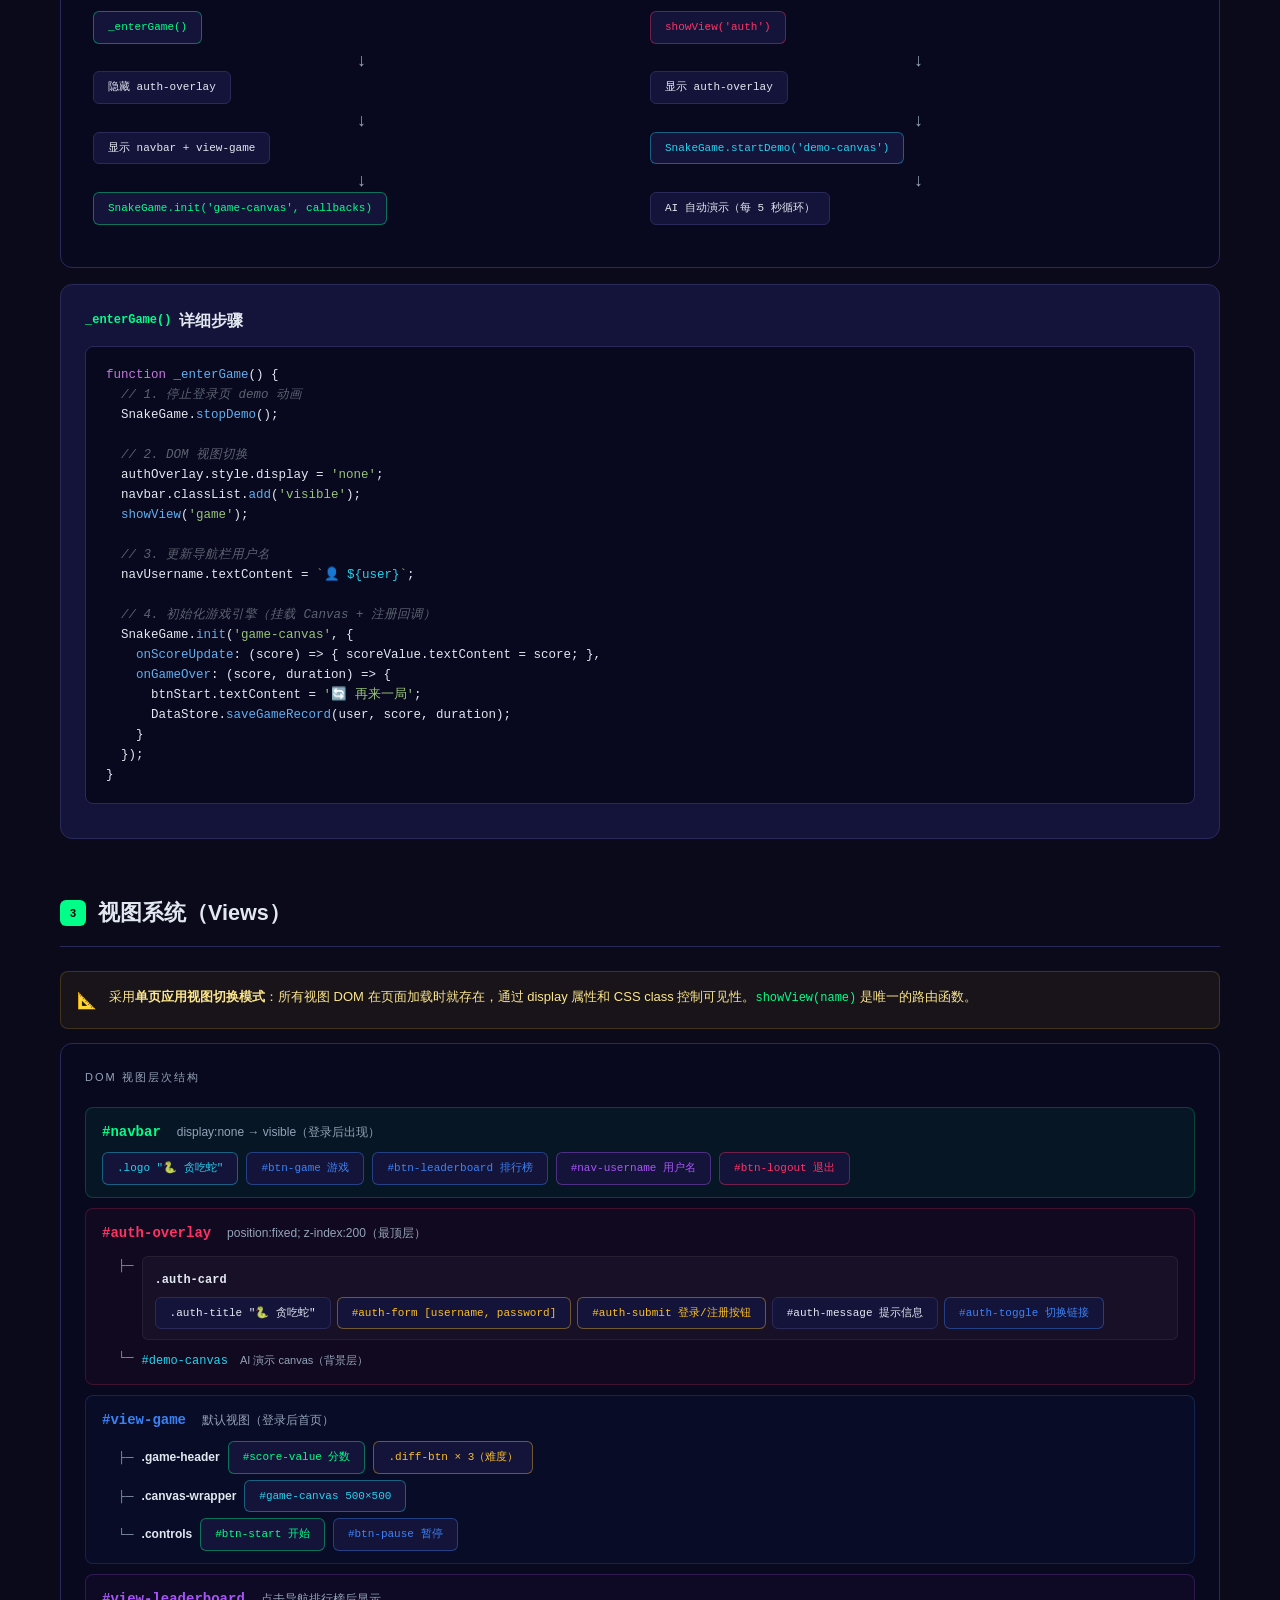
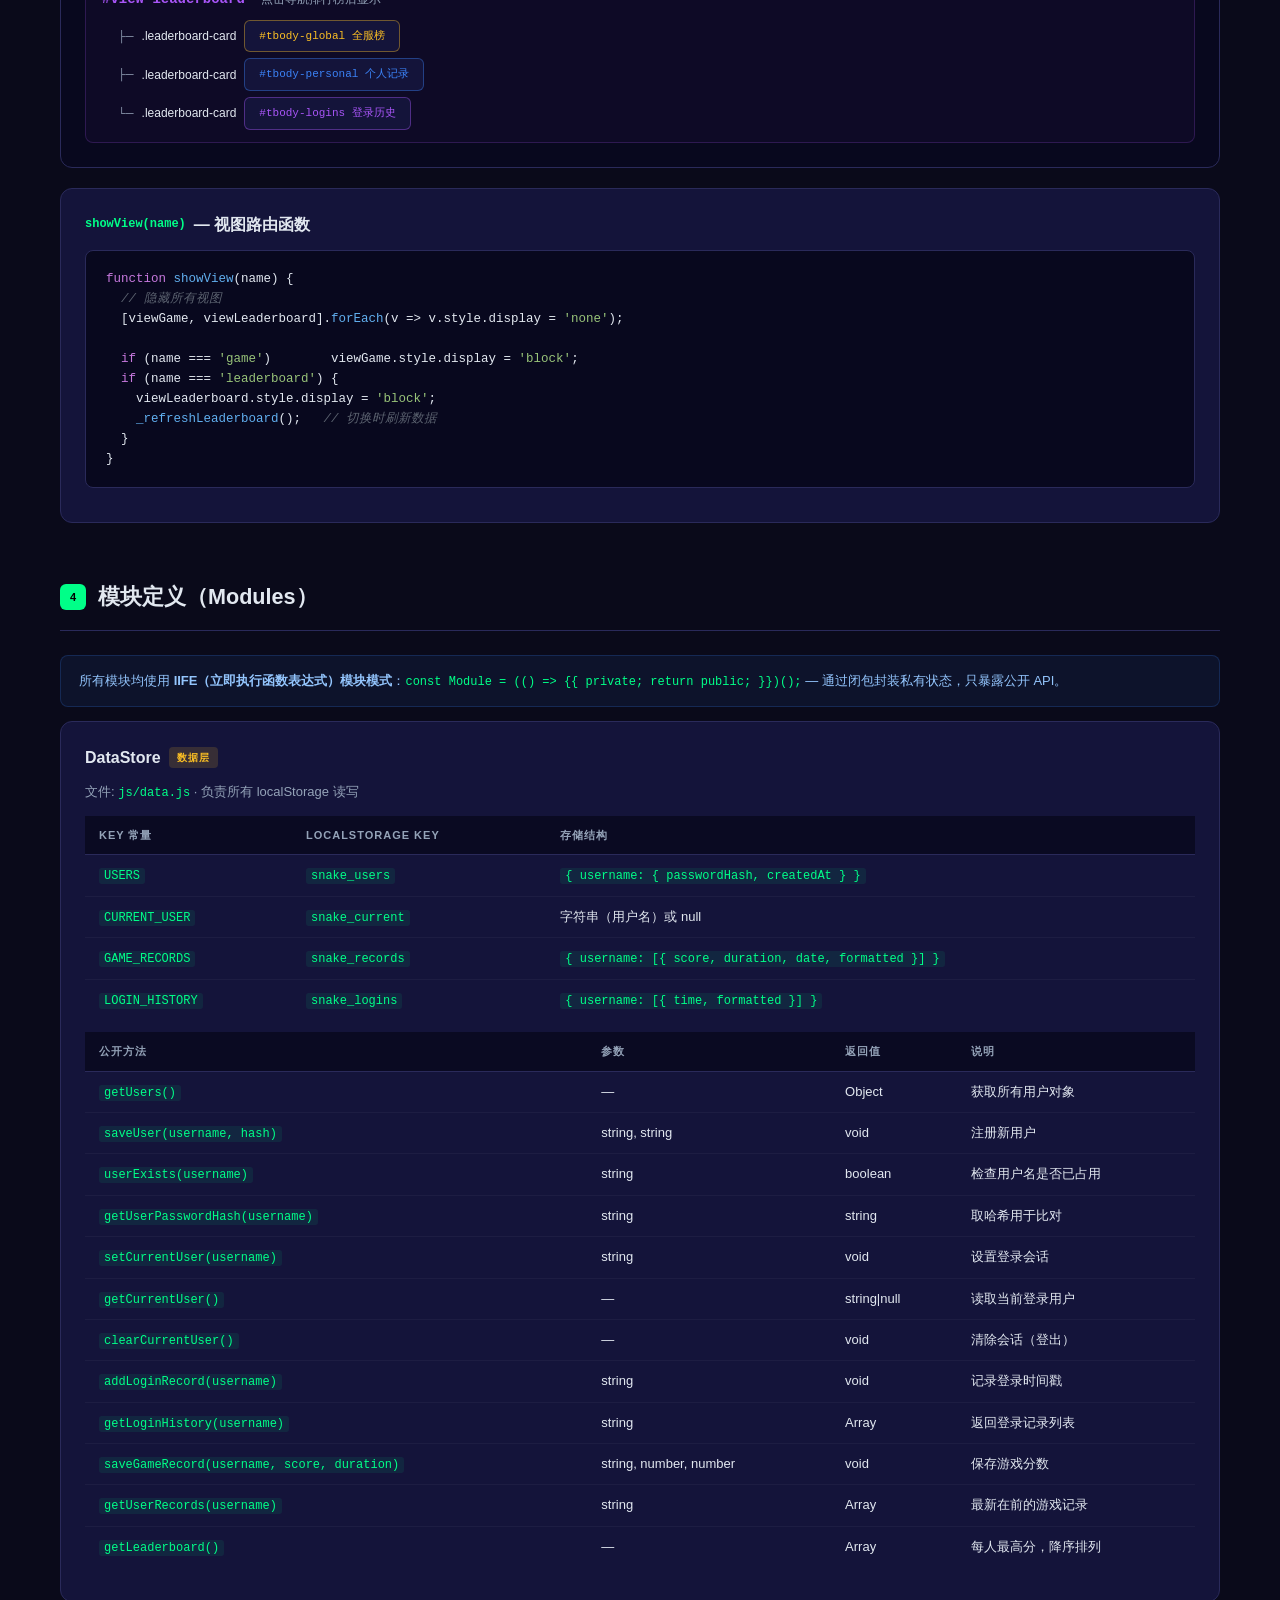
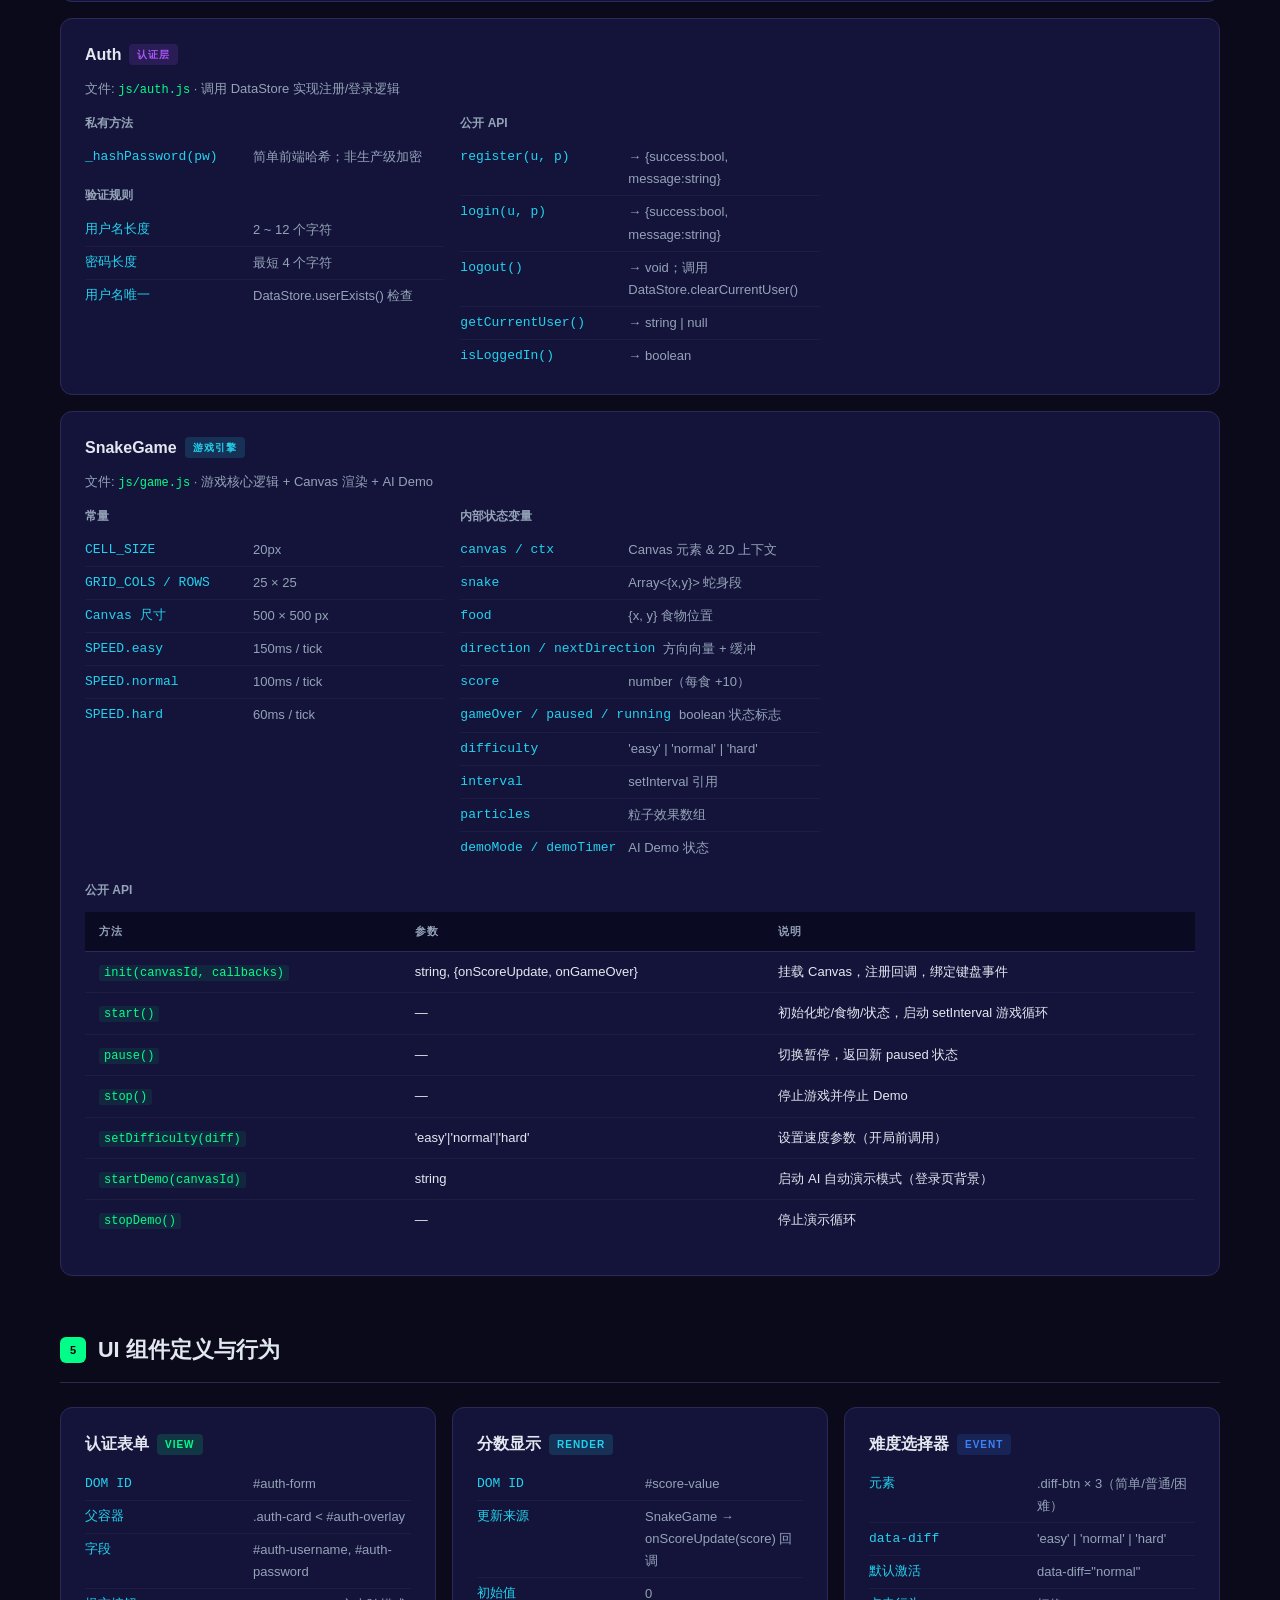
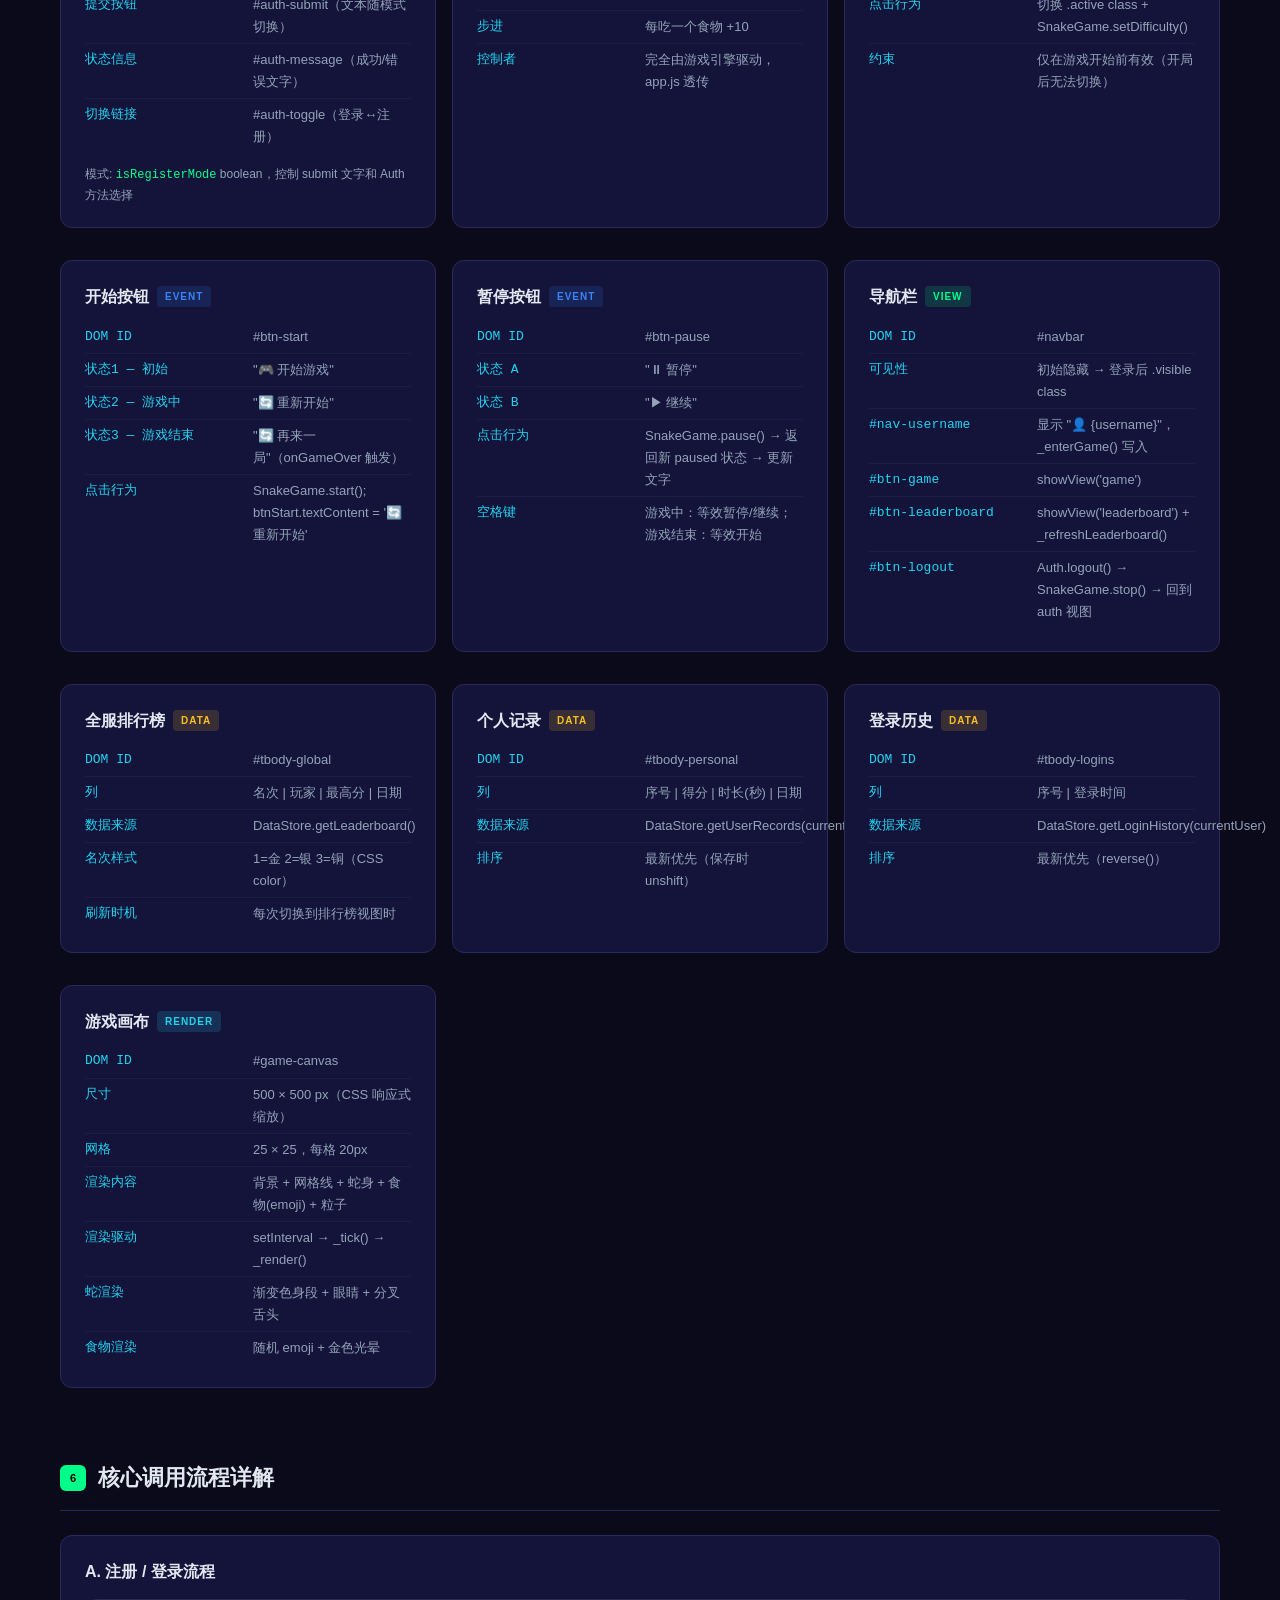
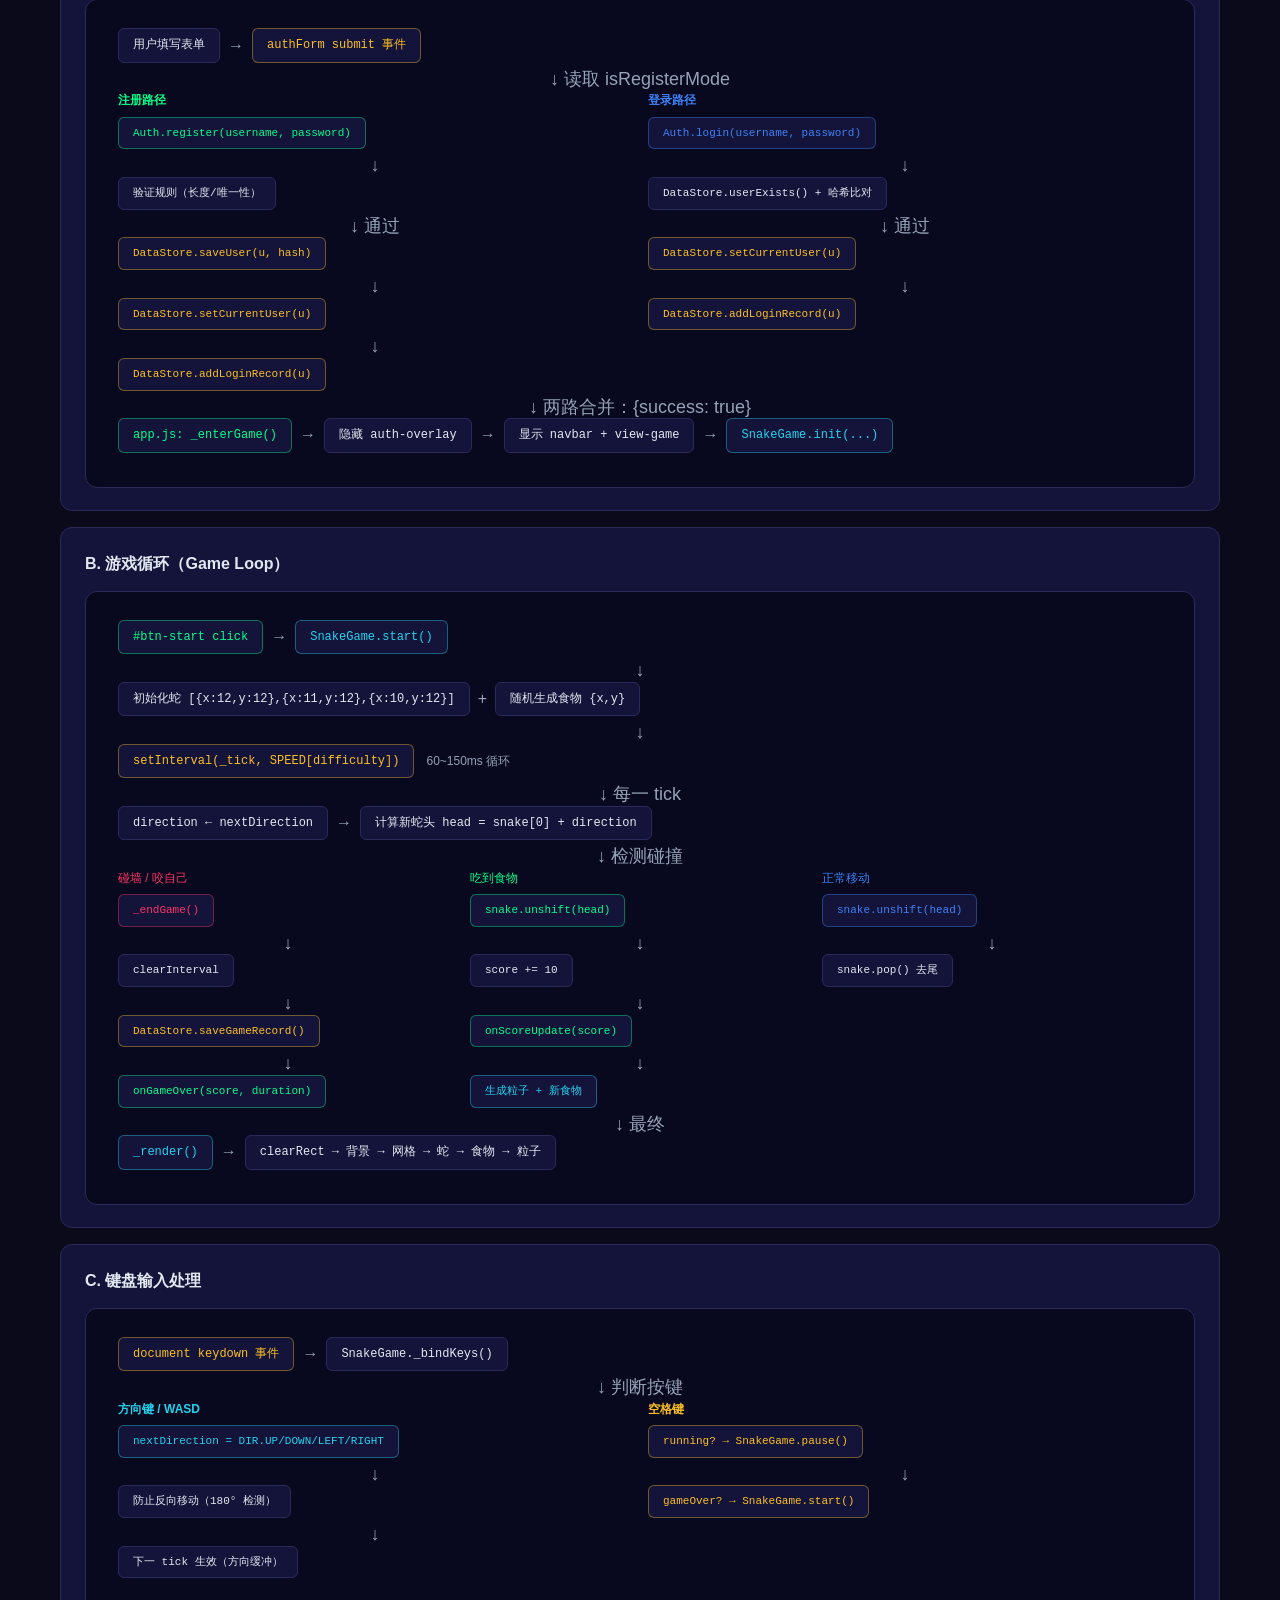
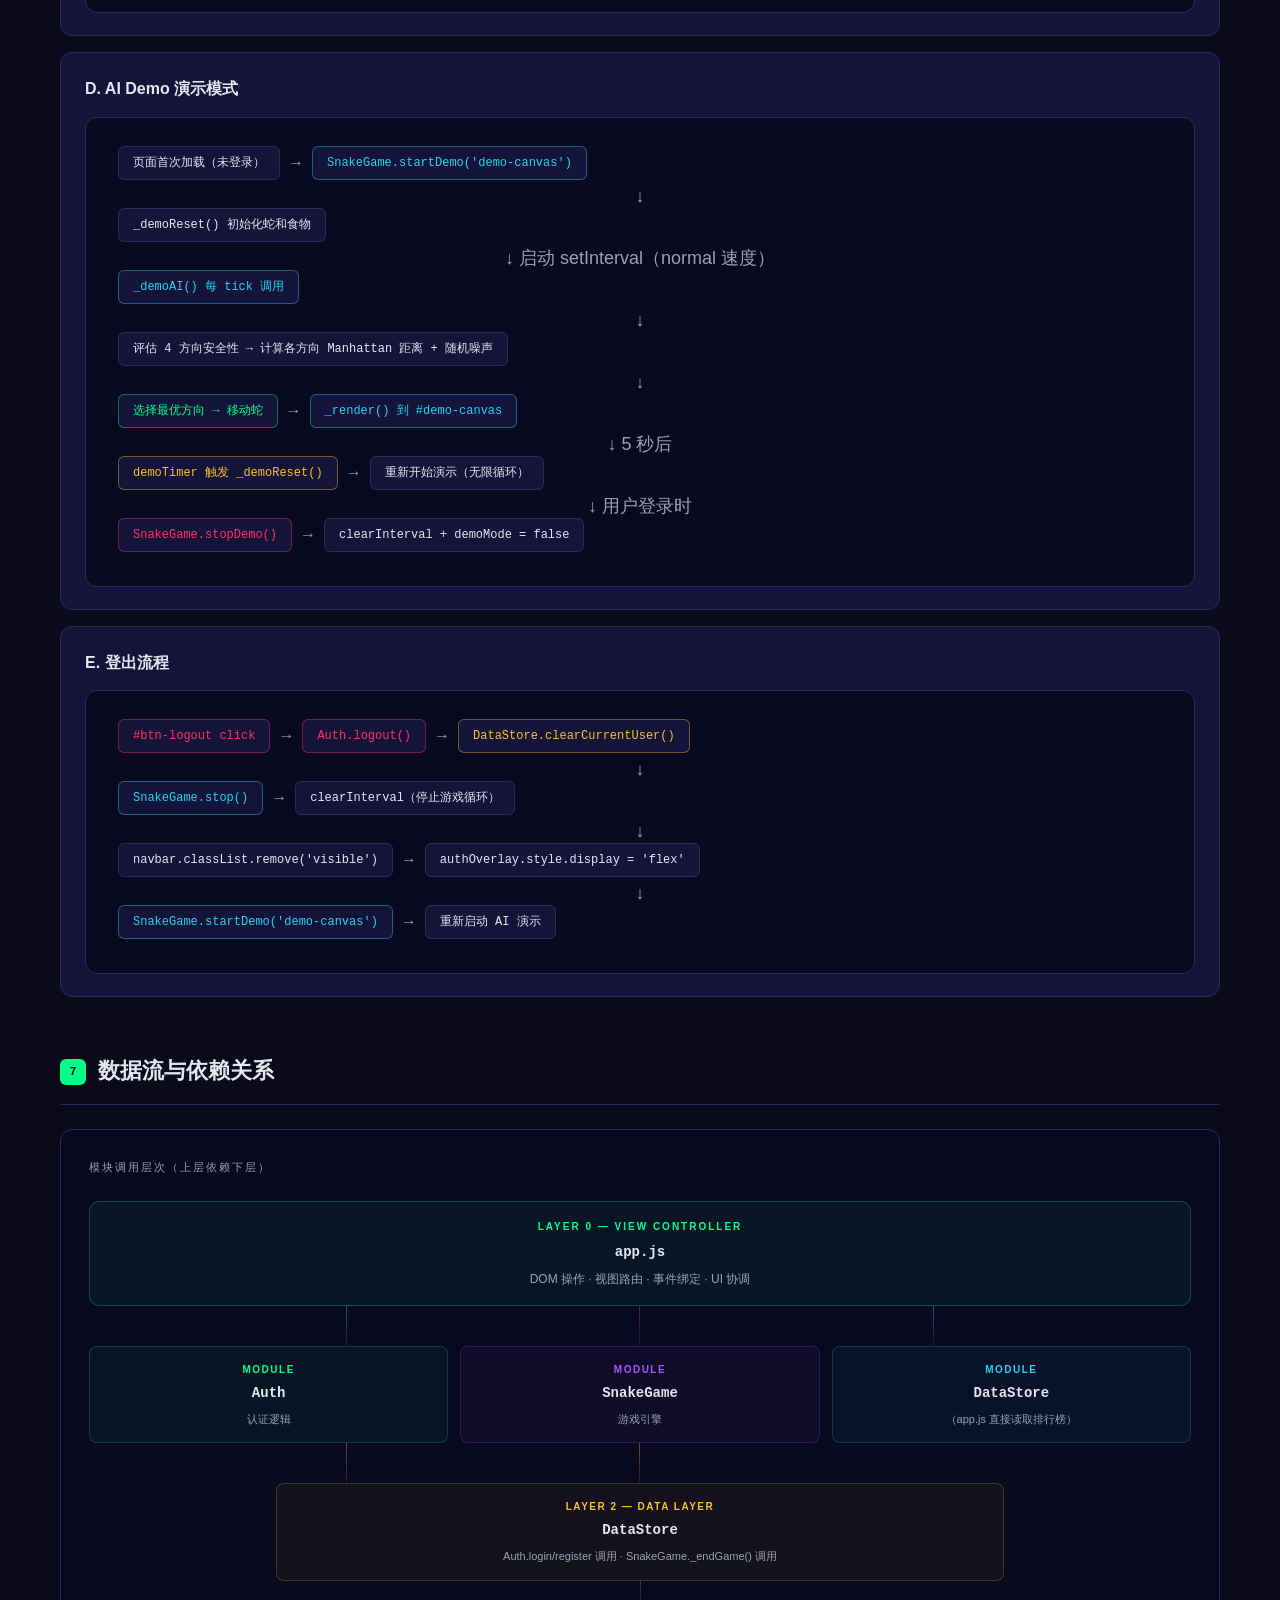
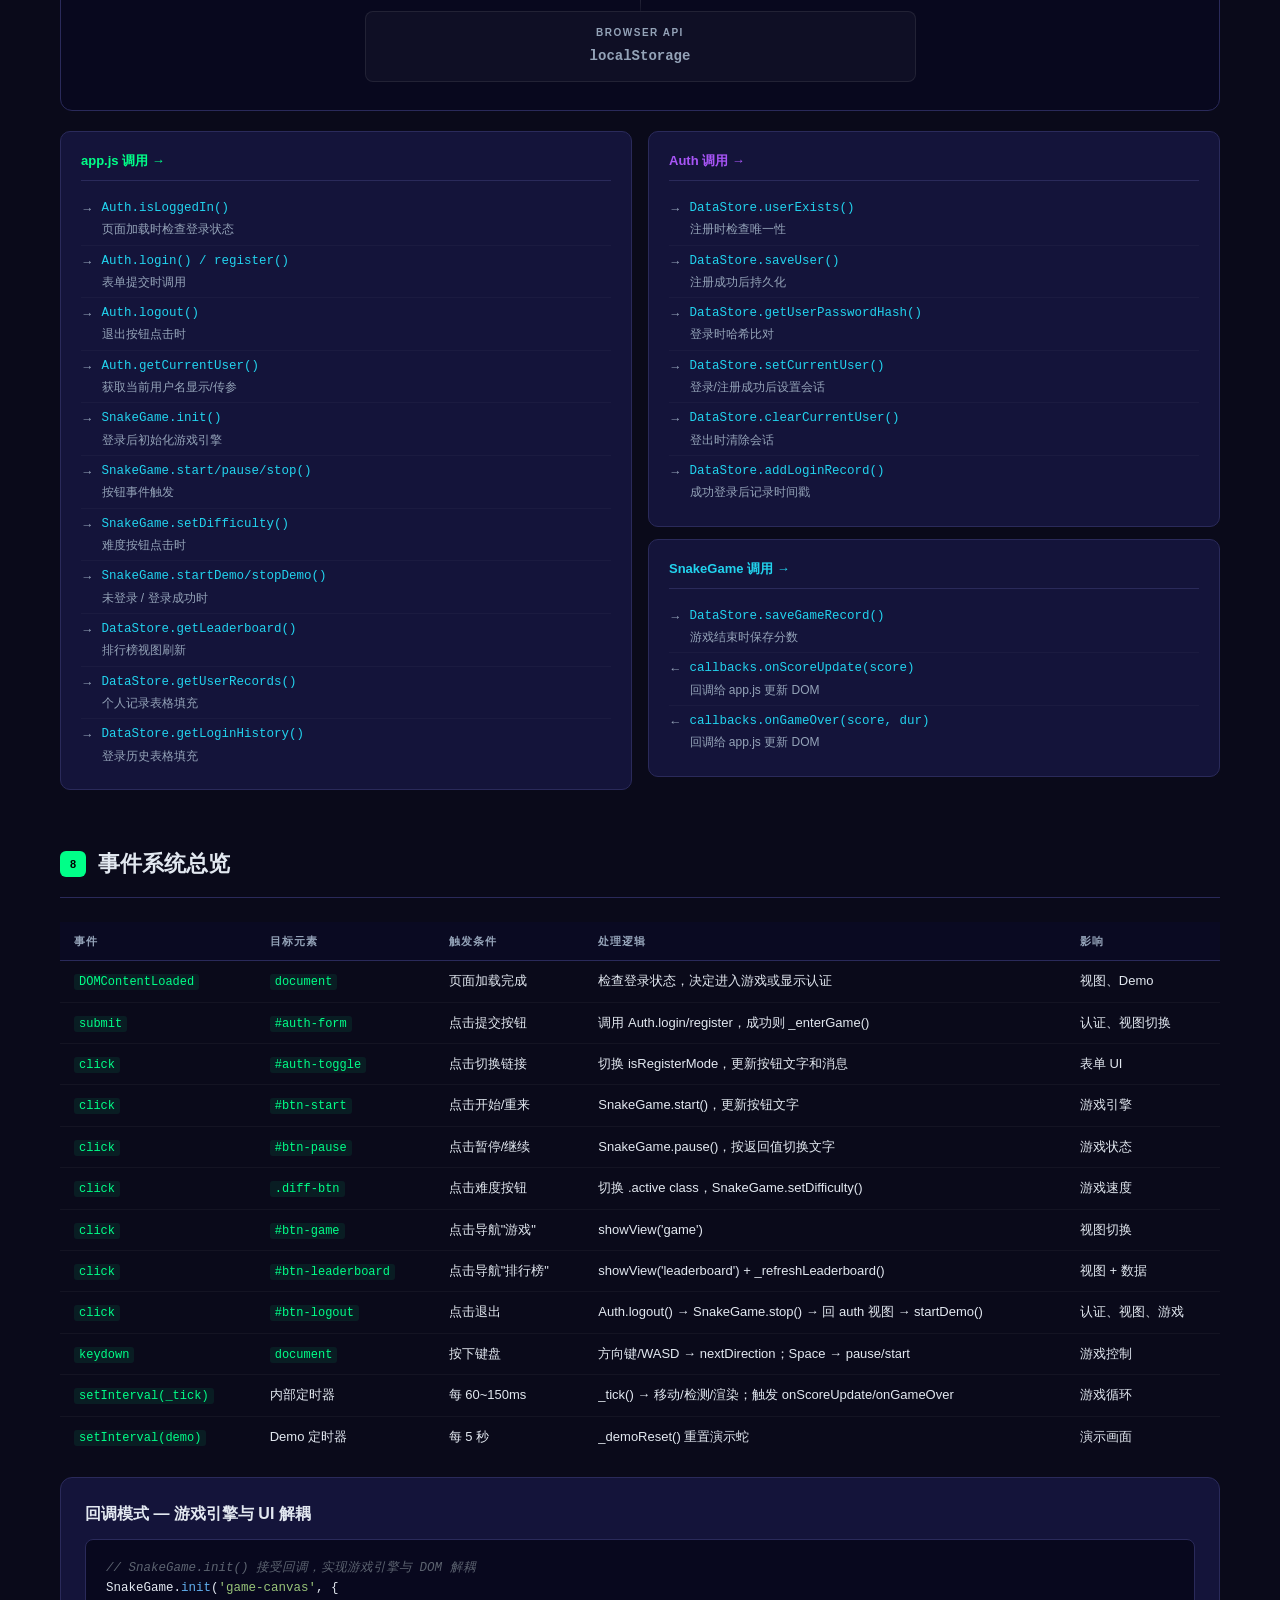
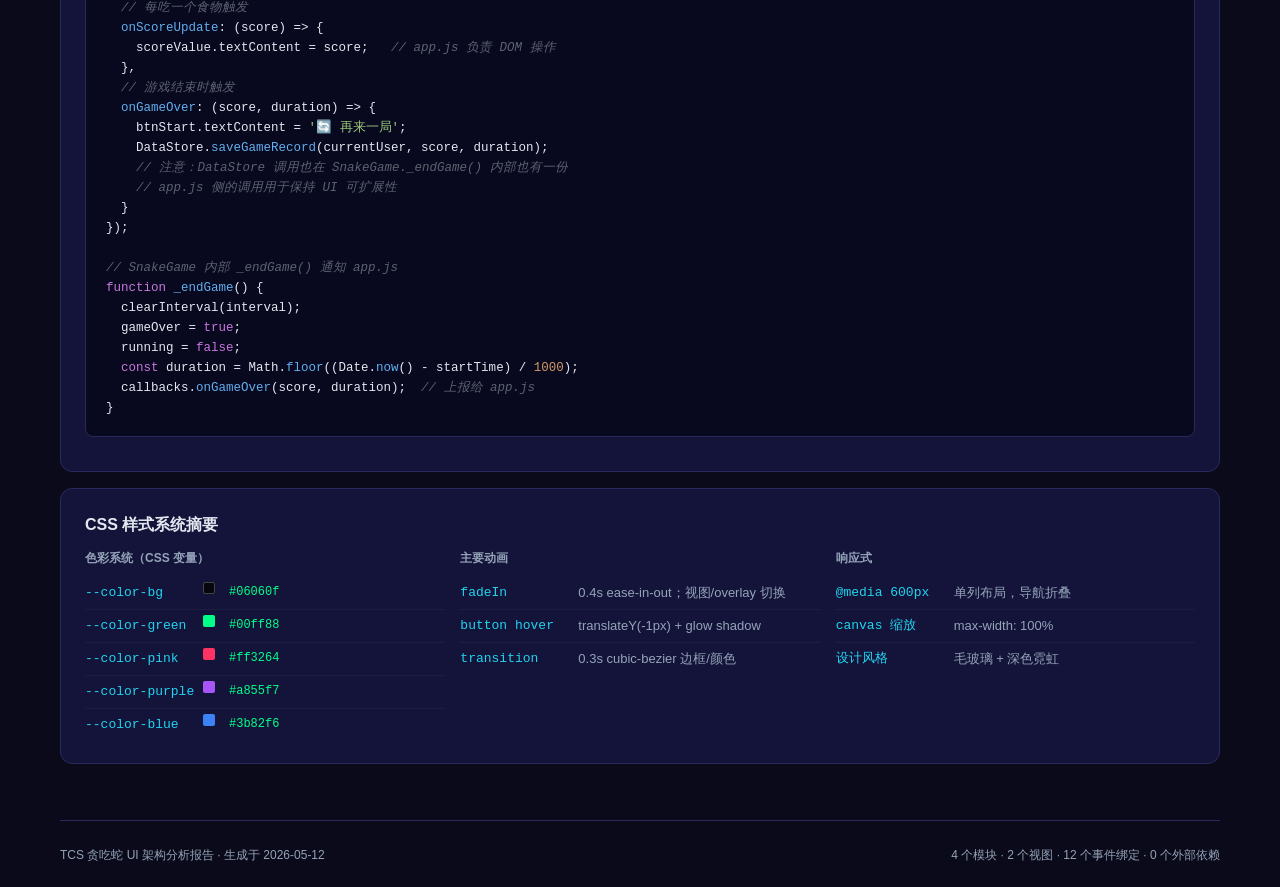
<file: ui-analysis-report.html>
<!DOCTYPE html>
<html lang="zh-CN">
<head>
<meta charset="UTF-8">
<meta name="viewport" content="width=device-width, initial-scale=1.0">
<title>TCS 贪吃蛇 — UI 组件架构分析报告</title>
<style>
  :root {
    --bg: #0a0a1a;
    --bg2: #10102a;
    --card: #14143a;
    --border: #2a2a5a;
    --green: #00ff88;
    --pink: #ff3264;
    --purple: #a855f7;
    --blue: #3b82f6;
    --yellow: #fbbf24;
    --cyan: #22d3ee;
    --text: #e2e8f0;
    --muted: #94a3b8;
    --font-mono: 'Cascadia Code', 'Fira Code', 'JetBrains Mono', monospace;
  }

  * { box-sizing: border-box; margin: 0; padding: 0; }

  body {
    background: var(--bg);
    color: var(--text);
    font-family: -apple-system, BlinkMacSystemFont, 'Segoe UI', sans-serif;
    font-size: 14px;
    line-height: 1.7;
  }

  /* ── Layout ── */
  .page-header {
    background: linear-gradient(135deg, #06060f 0%, #0d0d2f 50%, #1a0a2e 100%);
    border-bottom: 1px solid var(--border);
    padding: 48px 60px 36px;
    position: relative;
    overflow: hidden;
  }
  .page-header::before {
    content: '';
    position: absolute;
    inset: 0;
    background:
      radial-gradient(ellipse 600px 300px at 10% 50%, rgba(0,255,136,.07) 0%, transparent 70%),
      radial-gradient(ellipse 400px 400px at 90% 20%, rgba(168,85,247,.07) 0%, transparent 70%);
  }
  .page-header > * { position: relative; }
  .page-header h1 { font-size: 2.2rem; font-weight: 700; letter-spacing: -0.5px; }
  .page-header h1 span { color: var(--green); }
  .page-header p { color: var(--muted); margin-top: 8px; font-size: 1rem; }
  .badge {
    display: inline-block;
    background: rgba(0,255,136,.12);
    color: var(--green);
    border: 1px solid rgba(0,255,136,.25);
    border-radius: 20px;
    padding: 3px 12px;
    font-size: 12px;
    font-weight: 600;
    margin-top: 14px;
    margin-right: 8px;
    letter-spacing: 0.5px;
  }
  .badge.purple { background: rgba(168,85,247,.12); color: var(--purple); border-color: rgba(168,85,247,.25); }
  .badge.blue   { background: rgba(59,130,246,.12);  color: var(--blue);   border-color: rgba(59,130,246,.25); }

  .container { max-width: 1380px; margin: 0 auto; padding: 40px 60px; }

  /* ── TOC ── */
  .toc {
    background: var(--card);
    border: 1px solid var(--border);
    border-radius: 12px;
    padding: 24px 28px;
    margin-bottom: 40px;
  }
  .toc h3 { color: var(--green); font-size: .8rem; letter-spacing: 2px; text-transform: uppercase; margin-bottom: 14px; }
  .toc ol { padding-left: 20px; columns: 2; column-gap: 40px; }
  .toc li { margin-bottom: 6px; }
  .toc a { color: var(--blue); text-decoration: none; }
  .toc a:hover { color: var(--cyan); text-decoration: underline; }

  /* ── Section ── */
  section { margin-bottom: 56px; scroll-margin-top: 20px; }
  .section-title {
    display: flex;
    align-items: center;
    gap: 12px;
    margin-bottom: 24px;
    padding-bottom: 14px;
    border-bottom: 1px solid var(--border);
  }
  .section-num {
    background: var(--green);
    color: #000;
    font-weight: 800;
    font-size: 11px;
    width: 26px; height: 26px;
    border-radius: 6px;
    display: flex; align-items: center; justify-content: center;
    flex-shrink: 0;
  }
  .section-title h2 { font-size: 1.35rem; font-weight: 700; }

  /* ── Cards ── */
  .card {
    background: var(--card);
    border: 1px solid var(--border);
    border-radius: 12px;
    padding: 22px 24px;
    margin-bottom: 16px;
  }
  .card-grid { display: grid; grid-template-columns: repeat(auto-fill, minmax(340px, 1fr)); gap: 16px; }
  .card h3 { font-size: 1rem; font-weight: 700; margin-bottom: 10px; display: flex; align-items: center; gap: 8px; }
  .card h3 .tag {
    font-size: 10px;
    font-weight: 700;
    letter-spacing: 1px;
    text-transform: uppercase;
    padding: 2px 8px;
    border-radius: 4px;
  }
  .tag-view   { background: rgba(0,255,136,.15); color: var(--green); }
  .tag-module { background: rgba(168,85,247,.15); color: var(--purple); }
  .tag-data   { background: rgba(251,191,36,.15);  color: var(--yellow); }
  .tag-event  { background: rgba(59,130,246,.15);  color: var(--blue); }
  .tag-render { background: rgba(34,211,238,.15);  color: var(--cyan); }

  .prop-list { list-style: none; }
  .prop-list li {
    display: flex;
    align-items: flex-start;
    gap: 8px;
    padding: 5px 0;
    border-bottom: 1px solid rgba(255,255,255,.04);
    font-size: 13px;
  }
  .prop-list li:last-child { border-bottom: none; }
  .prop-name { color: var(--cyan); font-family: var(--font-mono); white-space: nowrap; min-width: 160px; }
  .prop-val  { color: var(--muted); }

  /* ── Code blocks ── */
  pre, code {
    font-family: var(--font-mono);
    font-size: 12.5px;
  }
  pre {
    background: #08081e;
    border: 1px solid var(--border);
    border-radius: 8px;
    padding: 18px 20px;
    overflow-x: auto;
    line-height: 1.6;
    margin: 12px 0;
  }
  code { color: var(--green); font-size: 12px; }
  pre code { color: var(--text); }
  .kw  { color: #c678dd; }
  .fn  { color: #61afef; }
  .str { color: #98c379; }
  .cmt { color: #5c6370; font-style: italic; }
  .num { color: #d19a66; }
  .key { color: var(--cyan); }

  /* ── Flow diagram ── */
  .flow {
    background: #08081e;
    border: 1px solid var(--border);
    border-radius: 12px;
    padding: 28px 32px;
    overflow-x: auto;
  }
  .flow-title {
    font-size: 11px;
    font-weight: 700;
    letter-spacing: 2px;
    text-transform: uppercase;
    color: var(--muted);
    margin-bottom: 20px;
  }

  /* SVG-based architecture diagram */
  .arch-diagram {
    width: 100%;
    overflow-x: auto;
  }

  /* ── Inline flow nodes ── */
  .flow-row {
    display: flex;
    align-items: center;
    gap: 0;
    margin-bottom: 6px;
    flex-wrap: wrap;
  }
  .fnode {
    background: var(--card);
    border: 1px solid var(--border);
    border-radius: 6px;
    padding: 6px 14px;
    font-size: 12px;
    white-space: nowrap;
    font-family: var(--font-mono);
  }
  .fnode.green  { border-color: rgba(0,255,136,.4);  color: var(--green); }
  .fnode.purple { border-color: rgba(168,85,247,.4); color: var(--purple); }
  .fnode.blue   { border-color: rgba(59,130,246,.4); color: var(--blue); }
  .fnode.yellow { border-color: rgba(251,191,36,.4); color: var(--yellow); }
  .fnode.cyan   { border-color: rgba(34,211,238,.4); color: var(--cyan); }
  .fnode.pink   { border-color: rgba(255,50,100,.4); color: var(--pink); }
  .arrow { color: var(--muted); font-size: 16px; padding: 0 8px; line-height: 1; }
  .arrow-down { display: block; text-align: center; color: var(--muted); font-size: 18px; line-height: 1.2; }

  .indent { padding-left: 28px; }
  .indent2 { padding-left: 56px; }

  /* ── Table ── */
  table {
    width: 100%;
    border-collapse: collapse;
    font-size: 13px;
    margin: 12px 0;
  }
  th {
    background: #0a0a22;
    color: var(--muted);
    font-size: 11px;
    letter-spacing: 1px;
    text-transform: uppercase;
    text-align: left;
    padding: 10px 14px;
    border-bottom: 1px solid var(--border);
  }
  td {
    padding: 9px 14px;
    border-bottom: 1px solid rgba(255,255,255,.04);
    vertical-align: top;
  }
  tr:last-child td { border-bottom: none; }
  tr:hover td { background: rgba(255,255,255,.02); }
  td code { background: rgba(0,255,136,.08); padding: 1px 5px; border-radius: 3px; }

  /* ── Dep grid ── */
  .dep-grid { display: grid; grid-template-columns: 1fr 1fr; gap: 16px; }
  .dep-box {
    background: var(--card);
    border: 1px solid var(--border);
    border-radius: 10px;
    padding: 18px 20px;
  }
  .dep-box h4 {
    font-size: 13px;
    font-weight: 700;
    margin-bottom: 12px;
    padding-bottom: 8px;
    border-bottom: 1px solid var(--border);
  }
  .dep-item {
    display: flex;
    align-items: flex-start;
    gap: 8px;
    padding: 5px 0;
    font-size: 12.5px;
    border-bottom: 1px solid rgba(255,255,255,.03);
  }
  .dep-item:last-child { border-bottom: none; }
  .dep-arrow { color: var(--muted); flex-shrink: 0; margin-top: 1px; }
  .dep-target { color: var(--cyan); font-family: var(--font-mono); }
  .dep-desc { color: var(--muted); font-size: 12px; }

  .info-box {
    background: rgba(59,130,246,.08);
    border: 1px solid rgba(59,130,246,.2);
    border-radius: 8px;
    padding: 14px 18px;
    margin: 14px 0;
    font-size: 13px;
    color: #93c5fd;
  }

  /* ── Callout ── */
  .callout {
    display: flex;
    gap: 12px;
    padding: 14px 16px;
    border-radius: 8px;
    margin: 14px 0;
    font-size: 13px;
  }
  .callout.green { background: rgba(0,255,136,.06); border: 1px solid rgba(0,255,136,.18); color: #6ee7b7; }
  .callout.yellow { background: rgba(251,191,36,.06); border: 1px solid rgba(251,191,36,.18); color: #fde68a; }
  .callout-icon { font-size: 16px; flex-shrink: 0; margin-top: 1px; }

  /* ── Big arch visual ── */
  .arch-container {
    display: grid;
    grid-template-columns: 1fr 1fr 1fr 1fr;
    gap: 0;
    position: relative;
    background: #08081e;
    border: 1px solid var(--border);
    border-radius: 12px;
    overflow: hidden;
  }
  .arch-col {
    padding: 20px 16px;
    border-right: 1px solid var(--border);
  }
  .arch-col:last-child { border-right: none; }
  .arch-col-title {
    font-size: 10px;
    font-weight: 700;
    letter-spacing: 2px;
    text-transform: uppercase;
    margin-bottom: 14px;
    padding-bottom: 8px;
    border-bottom: 1px solid var(--border);
  }
  .arch-node {
    background: var(--card);
    border: 1px solid var(--border);
    border-radius: 8px;
    padding: 10px 12px;
    margin-bottom: 8px;
    font-size: 12px;
    cursor: default;
  }
  .arch-node .name { font-weight: 700; font-family: var(--font-mono); }
  .arch-node .desc { color: var(--muted); font-size: 11px; margin-top: 2px; }
  .arch-node.green  { border-color: rgba(0,255,136,.3);  }
  .arch-node.purple { border-color: rgba(168,85,247,.3); }
  .arch-node.blue   { border-color: rgba(59,130,246,.3); }
  .arch-node.yellow { border-color: rgba(251,191,36,.3); }
  .arch-node.cyan   { border-color: rgba(34,211,238,.3); }
  .arch-node.pink   { border-color: rgba(255,50,100,.3); }
</style>
</head>
<body>

<!-- ══════════════ HEADER ══════════════ -->
<header class="page-header">
  <h1>🐍 <span>TCS</span> 贪吃蛇 — UI 架构分析报告</h1>
  <p>系统组件定义、调用流程与逻辑关系的完整文档</p>
  <div>
    <span class="badge">Vanilla JS</span>
    <span class="badge purple">HTML5 Canvas</span>
    <span class="badge blue">LocalStorage</span>
    <span class="badge">4 个模块 · 5 个视图区域 · 无框架依赖</span>
  </div>
</header>

<div class="container">

  <!-- ══════ TOC ══════ -->
  <nav class="toc">
    <h3>目录</h3>
    <ol>
      <li><a href="#s1">项目概览与文件结构</a></li>
      <li><a href="#s2">初始化与启动流程</a></li>
      <li><a href="#s3">视图系统（Views）</a></li>
      <li><a href="#s4">模块定义（Modules）</a></li>
      <li><a href="#s5">UI 组件定义与行为</a></li>
      <li><a href="#s6">核心调用流程详解</a></li>
      <li><a href="#s7">数据流与依赖关系</a></li>
      <li><a href="#s8">事件系统总览</a></li>
    </ol>
  </nav>

  <!-- ══════ §1 项目概览 ══════ -->
  <section id="s1">
    <div class="section-title">
      <div class="section-num">1</div>
      <h2>项目概览与文件结构</h2>
    </div>

    <div class="callout green">
      <span class="callout-icon">🐍</span>
      <div>
        纯原生（Vanilla JS）贪吃蛇游戏，无任何前端框架依赖。采用<strong>模块化 IIFE 模式</strong>组织代码，HTML5 Canvas 渲染游戏，LocalStorage 持久化用户数据。
      </div>
    </div>

    <table>
      <thead>
        <tr>
          <th>文件</th><th>行数</th><th>职责</th><th>导出</th>
        </tr>
      </thead>
      <tbody>
        <tr>
          <td><code>index.html</code></td>
          <td>143</td>
          <td>主 HTML 入口；定义所有 DOM 结构；按依赖顺序加载 JS</td>
          <td>—</td>
        </tr>
        <tr>
          <td><code>css/style.css</code></td>
          <td>585</td>
          <td>深色霓虹主题；毛玻璃卡片；响应式布局；CSS 变量系统</td>
          <td>—</td>
        </tr>
        <tr>
          <td><code>js/data.js</code></td>
          <td>123</td>
          <td>LocalStorage 数据持久化层；统一 key 管理</td>
          <td><code>DataStore</code></td>
        </tr>
        <tr>
          <td><code>js/auth.js</code></td>
          <td>83</td>
          <td>用户注册/登录/登出；密码哈希；验证规则</td>
          <td><code>Auth</code></td>
        </tr>
        <tr>
          <td><code>js/game.js</code></td>
          <td>512</td>
          <td>游戏引擎；Canvas 渲染；AI Demo 模式；粒子系统</td>
          <td><code>SnakeGame</code></td>
        </tr>
        <tr>
          <td><code>js/app.js</code></td>
          <td>271</td>
          <td>视图控制器；事件绑定；DOM 更新协调；路由切换</td>
          <td>—（顶层控制器）</td>
        </tr>
      </tbody>
    </table>

    <div class="card">
      <h3>JS 加载顺序（index.html 末尾）</h3>
      <pre><span class="cmt">&lt;!-- 依赖优先加载，app.js 最后 --&gt;</span>
&lt;<span class="kw">script</span> src=<span class="str">"js/data.js"</span>&gt;&lt;/<span class="kw">script</span>&gt;   <span class="cmt">&lt;!-- 1. DataStore  --&gt;</span>
&lt;<span class="kw">script</span> src=<span class="str">"js/auth.js"</span>&gt;&lt;/<span class="kw">script</span>&gt;   <span class="cmt">&lt;!-- 2. Auth       --&gt;</span>
&lt;<span class="kw">script</span> src=<span class="str">"js/game.js"</span>&gt;&lt;/<span class="kw">script</span>&gt;   <span class="cmt">&lt;!-- 3. SnakeGame  --&gt;</span>
&lt;<span class="kw">script</span> src=<span class="str">"js/app.js"</span>&gt;&lt;/<span class="kw">script</span>&gt;   <span class="cmt">&lt;!-- 4. Controller --&gt;</span></pre>
    </div>
  </section>

  <!-- ══════ §2 初始化流程 ══════ -->
  <section id="s2">
    <div class="section-title">
      <div class="section-num">2</div>
      <h2>初始化与启动流程</h2>
    </div>

    <div class="flow">
      <div class="flow-title">页面加载 → 首屏决策流程</div>

      <div class="flow-row">
        <div class="fnode green">浏览器加载 index.html</div>
        <div class="arrow">→</div>
        <div class="fnode">按序执行 data.js → auth.js → game.js → app.js</div>
      </div>

      <div class="arrow-down">↓</div>

      <div class="flow-row">
        <div class="fnode blue">DOMContentLoaded 触发（app.js 入口）</div>
      </div>

      <div class="arrow-down">↓</div>

      <div class="flow-row">
        <div class="fnode yellow">Auth.isLoggedIn()</div>
        <div class="arrow">检查 localStorage</div>
        <div class="fnode yellow">getCurrentUser() ≠ null ?</div>
      </div>

      <div class="arrow-down">↓ 判断分支</div>

      <div style="display:grid;grid-template-columns:1fr 1fr;gap:20px;margin:8px 0">
        <div>
          <div style="color:var(--green);font-size:12px;margin-bottom:8px;font-weight:700">✓ 已登录</div>
          <div class="flow-row"><div class="fnode green" style="font-size:11px">_enterGame()</div></div>
          <div class="arrow-down">↓</div>
          <div class="flow-row"><div class="fnode" style="font-size:11px">隐藏 auth-overlay</div></div>
          <div class="arrow-down">↓</div>
          <div class="flow-row"><div class="fnode" style="font-size:11px">显示 navbar + view-game</div></div>
          <div class="arrow-down">↓</div>
          <div class="flow-row"><div class="fnode green" style="font-size:11px">SnakeGame.init('game-canvas', callbacks)</div></div>
        </div>
        <div>
          <div style="color:var(--pink);font-size:12px;margin-bottom:8px;font-weight:700">✗ 未登录</div>
          <div class="flow-row"><div class="fnode pink" style="font-size:11px">showView('auth')</div></div>
          <div class="arrow-down">↓</div>
          <div class="flow-row"><div class="fnode" style="font-size:11px">显示 auth-overlay</div></div>
          <div class="arrow-down">↓</div>
          <div class="flow-row"><div class="fnode cyan" style="font-size:11px">SnakeGame.startDemo('demo-canvas')</div></div>
          <div class="arrow-down">↓</div>
          <div class="flow-row"><div class="fnode" style="font-size:11px">AI 自动演示（每 5 秒循环）</div></div>
        </div>
      </div>
    </div>

    <div class="card" style="margin-top:16px">
      <h3><code>_enterGame()</code> 详细步骤</h3>
      <pre><span class="kw">function</span> <span class="fn">_enterGame</span>() {
  <span class="cmt">// 1. 停止登录页 demo 动画</span>
  SnakeGame.<span class="fn">stopDemo</span>();

  <span class="cmt">// 2. DOM 视图切换</span>
  authOverlay.style.display = <span class="str">'none'</span>;
  navbar.classList.<span class="fn">add</span>(<span class="str">'visible'</span>);
  <span class="fn">showView</span>(<span class="str">'game'</span>);

  <span class="cmt">// 3. 更新导航栏用户名</span>
  navUsername.textContent = <span class="str">`👤 <span class="key">${user}</span>`</span>;

  <span class="cmt">// 4. 初始化游戏引擎（挂载 Canvas + 注册回调）</span>
  SnakeGame.<span class="fn">init</span>(<span class="str">'game-canvas'</span>, {
    <span class="fn">onScoreUpdate</span>: (score) =&gt; { scoreValue.textContent = score; },
    <span class="fn">onGameOver</span>: (score, duration) =&gt; {
      btnStart.textContent = <span class="str">'🔄 再来一局'</span>;
      DataStore.<span class="fn">saveGameRecord</span>(user, score, duration);
    }
  });
}</pre>
    </div>
  </section>

  <!-- ══════ §3 视图系统 ══════ -->
  <section id="s3">
    <div class="section-title">
      <div class="section-num">3</div>
      <h2>视图系统（Views）</h2>
    </div>

    <div class="callout yellow">
      <span class="callout-icon">📐</span>
      <div>
        采用<strong>单页应用视图切换模式</strong>：所有视图 DOM 在页面加载时就存在，通过 display 属性和 CSS class 控制可见性。<code>showView(name)</code> 是唯一的路由函数。
      </div>
    </div>

    <!-- 视图大图 -->
    <div style="background:#08081e;border:1px solid var(--border);border-radius:12px;padding:24px;margin-bottom:20px;overflow-x:auto">
      <div style="font-size:11px;color:var(--muted);letter-spacing:2px;text-transform:uppercase;margin-bottom:20px">DOM 视图层次结构</div>
      <div style="display:grid;grid-template-columns:1fr;gap:10px;min-width:700px">

        <!-- Navbar -->
        <div style="background:rgba(0,255,136,.06);border:1px solid rgba(0,255,136,.2);border-radius:8px;padding:12px 16px">
          <span style="color:var(--green);font-weight:700;font-family:var(--font-mono)">#navbar</span>
          <span style="color:var(--muted);font-size:12px;margin-left:12px">display:none → visible（登录后出现）</span>
          <div style="margin-top:8px;display:flex;gap:8px;flex-wrap:wrap">
            <span class="fnode cyan" style="font-size:11px">.logo "🐍 贪吃蛇"</span>
            <span class="fnode blue" style="font-size:11px">#btn-game 游戏</span>
            <span class="fnode blue" style="font-size:11px">#btn-leaderboard 排行榜</span>
            <span class="fnode purple" style="font-size:11px">#nav-username 用户名</span>
            <span class="fnode pink" style="font-size:11px">#btn-logout 退出</span>
          </div>
        </div>

        <!-- Auth Overlay -->
        <div style="background:rgba(255,50,100,.04);border:1px solid rgba(255,50,100,.2);border-radius:8px;padding:12px 16px">
          <span style="color:var(--pink);font-weight:700;font-family:var(--font-mono)">#auth-overlay</span>
          <span style="color:var(--muted);font-size:12px;margin-left:12px">position:fixed; z-index:200（最顶层）</span>
          <div style="margin-top:10px;padding-left:16px;display:grid;grid-template-columns:auto 1fr;gap:8px;align-items:start">
            <span style="color:var(--muted);font-size:11px">├─</span>
            <div style="background:rgba(255,255,255,.03);border:1px solid rgba(255,255,255,.06);border-radius:6px;padding:10px 12px">
              <span style="color:var(--text);font-weight:700;font-family:var(--font-mono);font-size:12px">.auth-card</span>
              <div style="margin-top:6px;display:flex;gap:6px;flex-wrap:wrap">
                <span class="fnode" style="font-size:11px">.auth-title "🐍 贪吃蛇"</span>
                <span class="fnode yellow" style="font-size:11px">#auth-form [username, password]</span>
                <span class="fnode yellow" style="font-size:11px">#auth-submit 登录/注册按钮</span>
                <span class="fnode" style="font-size:11px">#auth-message 提示信息</span>
                <span class="fnode blue" style="font-size:11px">#auth-toggle 切换链接</span>
              </div>
            </div>
            <span style="color:var(--muted);font-size:11px">└─</span>
            <div>
              <span style="color:var(--cyan);font-family:var(--font-mono);font-size:12px">#demo-canvas</span>
              <span style="color:var(--muted);font-size:11px;margin-left:8px">AI 演示 canvas（背景层）</span>
            </div>
          </div>
        </div>

        <!-- View Game -->
        <div style="background:rgba(59,130,246,.04);border:1px solid rgba(59,130,246,.2);border-radius:8px;padding:12px 16px">
          <span style="color:var(--blue);font-weight:700;font-family:var(--font-mono)">#view-game</span>
          <span style="color:var(--muted);font-size:12px;margin-left:12px">默认视图（登录后首页）</span>
          <div style="margin-top:8px;padding-left:16px;display:flex;flex-direction:column;gap:6px">
            <div style="display:flex;gap:8px;align-items:center">
              <span style="color:var(--muted);font-size:11px">├─</span>
              <span style="color:var(--text);font-size:12px;font-weight:600">.game-header</span>
              <span class="fnode green" style="font-size:11px">#score-value 分数</span>
              <span class="fnode yellow" style="font-size:11px">.diff-btn × 3（难度）</span>
            </div>
            <div style="display:flex;gap:8px;align-items:center">
              <span style="color:var(--muted);font-size:11px">├─</span>
              <span style="color:var(--text);font-size:12px;font-weight:600">.canvas-wrapper</span>
              <span class="fnode cyan" style="font-size:11px">#game-canvas 500×500</span>
            </div>
            <div style="display:flex;gap:8px;align-items:center">
              <span style="color:var(--muted);font-size:11px">└─</span>
              <span style="color:var(--text);font-size:12px;font-weight:600">.controls</span>
              <span class="fnode green" style="font-size:11px">#btn-start 开始</span>
              <span class="fnode blue" style="font-size:11px">#btn-pause 暂停</span>
            </div>
          </div>
        </div>

        <!-- View Leaderboard -->
        <div style="background:rgba(168,85,247,.04);border:1px solid rgba(168,85,247,.2);border-radius:8px;padding:12px 16px">
          <span style="color:var(--purple);font-weight:700;font-family:var(--font-mono)">#view-leaderboard</span>
          <span style="color:var(--muted);font-size:12px;margin-left:12px">点击导航排行榜后显示</span>
          <div style="margin-top:8px;padding-left:16px;display:flex;flex-direction:column;gap:6px">
            <div style="display:flex;gap:8px;align-items:center">
              <span style="color:var(--muted);font-size:11px">├─</span>
              <span style="color:var(--text);font-size:12px">.leaderboard-card</span>
              <span class="fnode yellow" style="font-size:11px">#tbody-global 全服榜</span>
            </div>
            <div style="display:flex;gap:8px;align-items:center">
              <span style="color:var(--muted);font-size:11px">├─</span>
              <span style="color:var(--text);font-size:12px">.leaderboard-card</span>
              <span class="fnode blue" style="font-size:11px">#tbody-personal 个人记录</span>
            </div>
            <div style="display:flex;gap:8px;align-items:center">
              <span style="color:var(--muted);font-size:11px">└─</span>
              <span style="color:var(--text);font-size:12px">.leaderboard-card</span>
              <span class="fnode purple" style="font-size:11px">#tbody-logins 登录历史</span>
            </div>
          </div>
        </div>

      </div>
    </div>

    <!-- showView 函数 -->
    <div class="card">
      <h3><code>showView(name)</code> — 视图路由函数</h3>
      <pre><span class="kw">function</span> <span class="fn">showView</span>(name) {
  <span class="cmt">// 隐藏所有视图</span>
  [viewGame, viewLeaderboard].<span class="fn">forEach</span>(v =&gt; v.style.display = <span class="str">'none'</span>);

  <span class="kw">if</span> (name === <span class="str">'game'</span>)        viewGame.style.display = <span class="str">'block'</span>;
  <span class="kw">if</span> (name === <span class="str">'leaderboard'</span>) {
    viewLeaderboard.style.display = <span class="str">'block'</span>;
    <span class="fn">_refreshLeaderboard</span>();   <span class="cmt">// 切换时刷新数据</span>
  }
}</pre>
    </div>
  </section>

  <!-- ══════ §4 模块定义 ══════ -->
  <section id="s4">
    <div class="section-title">
      <div class="section-num">4</div>
      <h2>模块定义（Modules）</h2>
    </div>

    <div class="info-box">
      所有模块均使用 <strong>IIFE（立即执行函数表达式）模块模式</strong>：<code>const Module = (() => {{ private; return public; }})();</code>
      — 通过闭包封装私有状态，只暴露公开 API。
    </div>

    <!-- DataStore -->
    <div class="card">
      <h3>DataStore <span class="tag tag-data">数据层</span></h3>
      <p style="color:var(--muted);font-size:13px;margin-bottom:12px">文件: <code>js/data.js</code> · 负责所有 localStorage 读写</p>

      <table>
        <thead><tr><th>Key 常量</th><th>LocalStorage Key</th><th>存储结构</th></tr></thead>
        <tbody>
          <tr><td><code>USERS</code></td><td><code>snake_users</code></td><td><code>{ username: { passwordHash, createdAt } }</code></td></tr>
          <tr><td><code>CURRENT_USER</code></td><td><code>snake_current</code></td><td>字符串（用户名）或 null</td></tr>
          <tr><td><code>GAME_RECORDS</code></td><td><code>snake_records</code></td><td><code>{ username: [{ score, duration, date, formatted }] }</code></td></tr>
          <tr><td><code>LOGIN_HISTORY</code></td><td><code>snake_logins</code></td><td><code>{ username: [{ time, formatted }] }</code></td></tr>
        </tbody>
      </table>

      <table style="margin-top:12px">
        <thead><tr><th>公开方法</th><th>参数</th><th>返回值</th><th>说明</th></tr></thead>
        <tbody>
          <tr><td><code>getUsers()</code></td><td>—</td><td>Object</td><td>获取所有用户对象</td></tr>
          <tr><td><code>saveUser(username, hash)</code></td><td>string, string</td><td>void</td><td>注册新用户</td></tr>
          <tr><td><code>userExists(username)</code></td><td>string</td><td>boolean</td><td>检查用户名是否已占用</td></tr>
          <tr><td><code>getUserPasswordHash(username)</code></td><td>string</td><td>string</td><td>取哈希用于比对</td></tr>
          <tr><td><code>setCurrentUser(username)</code></td><td>string</td><td>void</td><td>设置登录会话</td></tr>
          <tr><td><code>getCurrentUser()</code></td><td>—</td><td>string|null</td><td>读取当前登录用户</td></tr>
          <tr><td><code>clearCurrentUser()</code></td><td>—</td><td>void</td><td>清除会话（登出）</td></tr>
          <tr><td><code>addLoginRecord(username)</code></td><td>string</td><td>void</td><td>记录登录时间戳</td></tr>
          <tr><td><code>getLoginHistory(username)</code></td><td>string</td><td>Array</td><td>返回登录记录列表</td></tr>
          <tr><td><code>saveGameRecord(username, score, duration)</code></td><td>string, number, number</td><td>void</td><td>保存游戏分数</td></tr>
          <tr><td><code>getUserRecords(username)</code></td><td>string</td><td>Array</td><td>最新在前的游戏记录</td></tr>
          <tr><td><code>getLeaderboard()</code></td><td>—</td><td>Array</td><td>每人最高分，降序排列</td></tr>
        </tbody>
      </table>
    </div>

    <!-- Auth -->
    <div class="card">
      <h3>Auth <span class="tag tag-module">认证层</span></h3>
      <p style="color:var(--muted);font-size:13px;margin-bottom:12px">文件: <code>js/auth.js</code> · 调用 DataStore 实现注册/登录逻辑</p>

      <div class="card-grid">
        <div>
          <div style="font-size:12px;color:var(--muted);margin-bottom:8px;font-weight:600">私有方法</div>
          <ul class="prop-list">
            <li><span class="prop-name">_hashPassword(pw)</span><span class="prop-val">简单前端哈希；非生产级加密</span></li>
          </ul>
          <div style="font-size:12px;color:var(--muted);margin:12px 0 8px;font-weight:600">验证规则</div>
          <ul class="prop-list">
            <li><span class="prop-name">用户名长度</span><span class="prop-val">2 ~ 12 个字符</span></li>
            <li><span class="prop-name">密码长度</span><span class="prop-val">最短 4 个字符</span></li>
            <li><span class="prop-name">用户名唯一</span><span class="prop-val">DataStore.userExists() 检查</span></li>
          </ul>
        </div>
        <div>
          <div style="font-size:12px;color:var(--muted);margin-bottom:8px;font-weight:600">公开 API</div>
          <ul class="prop-list">
            <li><span class="prop-name">register(u, p)</span><span class="prop-val">→ {success:bool, message:string}</span></li>
            <li><span class="prop-name">login(u, p)</span><span class="prop-val">→ {success:bool, message:string}</span></li>
            <li><span class="prop-name">logout()</span><span class="prop-val">→ void；调用 DataStore.clearCurrentUser()</span></li>
            <li><span class="prop-name">getCurrentUser()</span><span class="prop-val">→ string | null</span></li>
            <li><span class="prop-name">isLoggedIn()</span><span class="prop-val">→ boolean</span></li>
          </ul>
        </div>
      </div>
    </div>

    <!-- SnakeGame -->
    <div class="card">
      <h3>SnakeGame <span class="tag tag-render">游戏引擎</span></h3>
      <p style="color:var(--muted);font-size:13px;margin-bottom:12px">文件: <code>js/game.js</code> · 游戏核心逻辑 + Canvas 渲染 + AI Demo</p>

      <div class="card-grid">
        <div>
          <div style="font-size:12px;color:var(--muted);margin-bottom:8px;font-weight:600">常量</div>
          <ul class="prop-list">
            <li><span class="prop-name">CELL_SIZE</span><span class="prop-val">20px</span></li>
            <li><span class="prop-name">GRID_COLS / ROWS</span><span class="prop-val">25 × 25</span></li>
            <li><span class="prop-name">Canvas 尺寸</span><span class="prop-val">500 × 500 px</span></li>
            <li><span class="prop-name">SPEED.easy</span><span class="prop-val">150ms / tick</span></li>
            <li><span class="prop-name">SPEED.normal</span><span class="prop-val">100ms / tick</span></li>
            <li><span class="prop-name">SPEED.hard</span><span class="prop-val">60ms / tick</span></li>
          </ul>
        </div>
        <div>
          <div style="font-size:12px;color:var(--muted);margin-bottom:8px;font-weight:600">内部状态变量</div>
          <ul class="prop-list">
            <li><span class="prop-name">canvas / ctx</span><span class="prop-val">Canvas 元素 & 2D 上下文</span></li>
            <li><span class="prop-name">snake</span><span class="prop-val">Array&lt;{x,y}&gt; 蛇身段</span></li>
            <li><span class="prop-name">food</span><span class="prop-val">{x, y} 食物位置</span></li>
            <li><span class="prop-name">direction / nextDirection</span><span class="prop-val">方向向量 + 缓冲</span></li>
            <li><span class="prop-name">score</span><span class="prop-val">number（每食 +10）</span></li>
            <li><span class="prop-name">gameOver / paused / running</span><span class="prop-val">boolean 状态标志</span></li>
            <li><span class="prop-name">difficulty</span><span class="prop-val">'easy' | 'normal' | 'hard'</span></li>
            <li><span class="prop-name">interval</span><span class="prop-val">setInterval 引用</span></li>
            <li><span class="prop-name">particles</span><span class="prop-val">粒子效果数组</span></li>
            <li><span class="prop-name">demoMode / demoTimer</span><span class="prop-val">AI Demo 状态</span></li>
          </ul>
        </div>
      </div>

      <div style="margin-top:16px">
        <div style="font-size:12px;color:var(--muted);margin-bottom:8px;font-weight:600">公开 API</div>
        <table>
          <thead><tr><th>方法</th><th>参数</th><th>说明</th></tr></thead>
          <tbody>
            <tr><td><code>init(canvasId, callbacks)</code></td><td>string, {onScoreUpdate, onGameOver}</td><td>挂载 Canvas，注册回调，绑定键盘事件</td></tr>
            <tr><td><code>start()</code></td><td>—</td><td>初始化蛇/食物/状态，启动 setInterval 游戏循环</td></tr>
            <tr><td><code>pause()</code></td><td>—</td><td>切换暂停，返回新 paused 状态</td></tr>
            <tr><td><code>stop()</code></td><td>—</td><td>停止游戏并停止 Demo</td></tr>
            <tr><td><code>setDifficulty(diff)</code></td><td>'easy'|'normal'|'hard'</td><td>设置速度参数（开局前调用）</td></tr>
            <tr><td><code>startDemo(canvasId)</code></td><td>string</td><td>启动 AI 自动演示模式（登录页背景）</td></tr>
            <tr><td><code>stopDemo()</code></td><td>—</td><td>停止演示循环</td></tr>
          </tbody>
        </table>
      </div>
    </div>

  </section>

  <!-- ══════ §5 UI 组件 ══════ -->
  <section id="s5">
    <div class="section-title">
      <div class="section-num">5</div>
      <h2>UI 组件定义与行为</h2>
    </div>

    <div class="card-grid">

      <!-- Auth Form -->
      <div class="card">
        <h3>认证表单 <span class="tag tag-view">View</span></h3>
        <ul class="prop-list">
          <li><span class="prop-name">DOM ID</span><span class="prop-val">#auth-form</span></li>
          <li><span class="prop-name">父容器</span><span class="prop-val">.auth-card &lt; #auth-overlay</span></li>
          <li><span class="prop-name">字段</span><span class="prop-val">#auth-username, #auth-password</span></li>
          <li><span class="prop-name">提交按钮</span><span class="prop-val">#auth-submit（文本随模式切换）</span></li>
          <li><span class="prop-name">状态信息</span><span class="prop-val">#auth-message（成功/错误文字）</span></li>
          <li><span class="prop-name">切换链接</span><span class="prop-val">#auth-toggle（登录↔注册）</span></li>
        </ul>
        <div style="margin-top:10px;font-size:12px;color:var(--muted)">模式: <code>isRegisterMode</code> boolean，控制 submit 文字和 Auth 方法选择</div>
      </div>

      <!-- Score Display -->
      <div class="card">
        <h3>分数显示 <span class="tag tag-render">Render</span></h3>
        <ul class="prop-list">
          <li><span class="prop-name">DOM ID</span><span class="prop-val">#score-value</span></li>
          <li><span class="prop-name">更新来源</span><span class="prop-val">SnakeGame → onScoreUpdate(score) 回调</span></li>
          <li><span class="prop-name">初始值</span><span class="prop-val">0</span></li>
          <li><span class="prop-name">步进</span><span class="prop-val">每吃一个食物 +10</span></li>
          <li><span class="prop-name">控制者</span><span class="prop-val">完全由游戏引擎驱动，app.js 透传</span></li>
        </ul>
      </div>

      <!-- Difficulty Selector -->
      <div class="card">
        <h3>难度选择器 <span class="tag tag-event">Event</span></h3>
        <ul class="prop-list">
          <li><span class="prop-name">元素</span><span class="prop-val">.diff-btn × 3（简单/普通/困难）</span></li>
          <li><span class="prop-name">data-diff</span><span class="prop-val">'easy' | 'normal' | 'hard'</span></li>
          <li><span class="prop-name">默认激活</span><span class="prop-val">data-diff="normal"</span></li>
          <li><span class="prop-name">点击行为</span><span class="prop-val">切换 .active class + SnakeGame.setDifficulty()</span></li>
          <li><span class="prop-name">约束</span><span class="prop-val">仅在游戏开始前有效（开局后无法切换）</span></li>
        </ul>
      </div>

      <!-- Start Button -->
      <div class="card">
        <h3>开始按钮 <span class="tag tag-event">Event</span></h3>
        <ul class="prop-list">
          <li><span class="prop-name">DOM ID</span><span class="prop-val">#btn-start</span></li>
          <li><span class="prop-name">状态1 — 初始</span><span class="prop-val">"🎮 开始游戏"</span></li>
          <li><span class="prop-name">状态2 — 游戏中</span><span class="prop-val">"🔄 重新开始"</span></li>
          <li><span class="prop-name">状态3 — 游戏结束</span><span class="prop-val">"🔄 再来一局"（onGameOver 触发）</span></li>
          <li><span class="prop-name">点击行为</span><span class="prop-val">SnakeGame.start(); btnStart.textContent = '🔄 重新开始'</span></li>
        </ul>
      </div>

      <!-- Pause Button -->
      <div class="card">
        <h3>暂停按钮 <span class="tag tag-event">Event</span></h3>
        <ul class="prop-list">
          <li><span class="prop-name">DOM ID</span><span class="prop-val">#btn-pause</span></li>
          <li><span class="prop-name">状态 A</span><span class="prop-val">"⏸ 暂停"</span></li>
          <li><span class="prop-name">状态 B</span><span class="prop-val">"▶ 继续"</span></li>
          <li><span class="prop-name">点击行为</span><span class="prop-val">SnakeGame.pause() → 返回新 paused 状态 → 更新文字</span></li>
          <li><span class="prop-name">空格键</span><span class="prop-val">游戏中：等效暂停/继续；游戏结束：等效开始</span></li>
        </ul>
      </div>

      <!-- Navbar -->
      <div class="card">
        <h3>导航栏 <span class="tag tag-view">View</span></h3>
        <ul class="prop-list">
          <li><span class="prop-name">DOM ID</span><span class="prop-val">#navbar</span></li>
          <li><span class="prop-name">可见性</span><span class="prop-val">初始隐藏 → 登录后 .visible class</span></li>
          <li><span class="prop-name">#nav-username</span><span class="prop-val">显示 "👤 {username}"，_enterGame() 写入</span></li>
          <li><span class="prop-name">#btn-game</span><span class="prop-val">showView('game')</span></li>
          <li><span class="prop-name">#btn-leaderboard</span><span class="prop-val">showView('leaderboard') + _refreshLeaderboard()</span></li>
          <li><span class="prop-name">#btn-logout</span><span class="prop-val">Auth.logout() → SnakeGame.stop() → 回到 auth 视图</span></li>
        </ul>
      </div>

      <!-- Leaderboard Tables -->
      <div class="card">
        <h3>全服排行榜 <span class="tag tag-data">Data</span></h3>
        <ul class="prop-list">
          <li><span class="prop-name">DOM ID</span><span class="prop-val">#tbody-global</span></li>
          <li><span class="prop-name">列</span><span class="prop-val">名次 | 玩家 | 最高分 | 日期</span></li>
          <li><span class="prop-name">数据来源</span><span class="prop-val">DataStore.getLeaderboard()</span></li>
          <li><span class="prop-name">名次样式</span><span class="prop-val">1=金 2=银 3=铜（CSS color）</span></li>
          <li><span class="prop-name">刷新时机</span><span class="prop-val">每次切换到排行榜视图时</span></li>
        </ul>
      </div>

      <div class="card">
        <h3>个人记录 <span class="tag tag-data">Data</span></h3>
        <ul class="prop-list">
          <li><span class="prop-name">DOM ID</span><span class="prop-val">#tbody-personal</span></li>
          <li><span class="prop-name">列</span><span class="prop-val">序号 | 得分 | 时长(秒) | 日期</span></li>
          <li><span class="prop-name">数据来源</span><span class="prop-val">DataStore.getUserRecords(currentUser)</span></li>
          <li><span class="prop-name">排序</span><span class="prop-val">最新优先（保存时 unshift）</span></li>
        </ul>
      </div>

      <div class="card">
        <h3>登录历史 <span class="tag tag-data">Data</span></h3>
        <ul class="prop-list">
          <li><span class="prop-name">DOM ID</span><span class="prop-val">#tbody-logins</span></li>
          <li><span class="prop-name">列</span><span class="prop-val">序号 | 登录时间</span></li>
          <li><span class="prop-name">数据来源</span><span class="prop-val">DataStore.getLoginHistory(currentUser)</span></li>
          <li><span class="prop-name">排序</span><span class="prop-val">最新优先（reverse()）</span></li>
        </ul>
      </div>

      <!-- Game Canvas -->
      <div class="card">
        <h3>游戏画布 <span class="tag tag-render">Render</span></h3>
        <ul class="prop-list">
          <li><span class="prop-name">DOM ID</span><span class="prop-val">#game-canvas</span></li>
          <li><span class="prop-name">尺寸</span><span class="prop-val">500 × 500 px（CSS 响应式缩放）</span></li>
          <li><span class="prop-name">网格</span><span class="prop-val">25 × 25，每格 20px</span></li>
          <li><span class="prop-name">渲染内容</span><span class="prop-val">背景 + 网格线 + 蛇身 + 食物(emoji) + 粒子</span></li>
          <li><span class="prop-name">渲染驱动</span><span class="prop-val">setInterval → _tick() → _render()</span></li>
          <li><span class="prop-name">蛇渲染</span><span class="prop-val">渐变色身段 + 眼睛 + 分叉舌头</span></li>
          <li><span class="prop-name">食物渲染</span><span class="prop-val">随机 emoji + 金色光晕</span></li>
        </ul>
      </div>

    </div>
  </section>

  <!-- ══════ §6 核心调用流程 ══════ -->
  <section id="s6">
    <div class="section-title">
      <div class="section-num">6</div>
      <h2>核心调用流程详解</h2>
    </div>

    <!-- Flow A: 注册/登录 -->
    <div class="card" style="margin-bottom:16px">
      <h3>A. 注册 / 登录流程</h3>
      <div class="flow" style="margin-top:14px">
        <div class="flow-row">
          <div class="fnode">用户填写表单</div>
          <div class="arrow">→</div>
          <div class="fnode yellow">authForm submit 事件</div>
        </div>
        <div class="arrow-down">↓ 读取 isRegisterMode</div>
        <div style="display:grid;grid-template-columns:1fr 1fr;gap:16px">
          <div>
            <div style="color:var(--green);font-size:12px;margin-bottom:6px;font-weight:700">注册路径</div>
            <div class="flow-row"><div class="fnode green" style="font-size:11px">Auth.register(username, password)</div></div>
            <div class="arrow-down">↓</div>
            <div class="flow-row"><div class="fnode" style="font-size:11px">验证规则（长度/唯一性）</div></div>
            <div class="arrow-down">↓ 通过</div>
            <div class="flow-row"><div class="fnode yellow" style="font-size:11px">DataStore.saveUser(u, hash)</div></div>
            <div class="arrow-down">↓</div>
            <div class="flow-row"><div class="fnode yellow" style="font-size:11px">DataStore.setCurrentUser(u)</div></div>
            <div class="arrow-down">↓</div>
            <div class="flow-row"><div class="fnode yellow" style="font-size:11px">DataStore.addLoginRecord(u)</div></div>
          </div>
          <div>
            <div style="color:var(--blue);font-size:12px;margin-bottom:6px;font-weight:700">登录路径</div>
            <div class="flow-row"><div class="fnode blue" style="font-size:11px">Auth.login(username, password)</div></div>
            <div class="arrow-down">↓</div>
            <div class="flow-row"><div class="fnode" style="font-size:11px">DataStore.userExists() + 哈希比对</div></div>
            <div class="arrow-down">↓ 通过</div>
            <div class="flow-row"><div class="fnode yellow" style="font-size:11px">DataStore.setCurrentUser(u)</div></div>
            <div class="arrow-down">↓</div>
            <div class="flow-row"><div class="fnode yellow" style="font-size:11px">DataStore.addLoginRecord(u)</div></div>
          </div>
        </div>
        <div class="arrow-down">↓ 两路合并：{success: true}</div>
        <div class="flow-row">
          <div class="fnode green">app.js: _enterGame()</div>
          <div class="arrow">→</div>
          <div class="fnode">隐藏 auth-overlay</div>
          <div class="arrow">→</div>
          <div class="fnode">显示 navbar + view-game</div>
          <div class="arrow">→</div>
          <div class="fnode cyan">SnakeGame.init(...)</div>
        </div>
      </div>
    </div>

    <!-- Flow B: 游戏循环 -->
    <div class="card" style="margin-bottom:16px">
      <h3>B. 游戏循环（Game Loop）</h3>
      <div class="flow" style="margin-top:14px">
        <div class="flow-row">
          <div class="fnode green">#btn-start click</div>
          <div class="arrow">→</div>
          <div class="fnode cyan">SnakeGame.start()</div>
        </div>
        <div class="arrow-down">↓</div>
        <div class="flow-row">
          <div class="fnode">初始化蛇 [{x:12,y:12},{x:11,y:12},{x:10,y:12}]</div>
          <div class="arrow">+</div>
          <div class="fnode">随机生成食物 {x,y}</div>
        </div>
        <div class="arrow-down">↓</div>
        <div class="flow-row">
          <div class="fnode yellow">setInterval(_tick, SPEED[difficulty])</div>
          <span style="color:var(--muted);font-size:12px;margin-left:12px">60~150ms 循环</span>
        </div>
        <div class="arrow-down">↓ 每一 tick</div>
        <div class="flow-row">
          <div class="fnode">direction ← nextDirection</div>
          <div class="arrow">→</div>
          <div class="fnode">计算新蛇头 head = snake[0] + direction</div>
        </div>
        <div class="arrow-down">↓ 检测碰撞</div>
        <div style="display:grid;grid-template-columns:1fr 1fr 1fr;gap:12px">
          <div>
            <div style="color:var(--pink);font-size:12px;margin-bottom:6px">碰墙 / 咬自己</div>
            <div class="flow-row"><div class="fnode pink" style="font-size:11px">_endGame()</div></div>
            <div class="arrow-down">↓</div>
            <div class="flow-row"><div class="fnode" style="font-size:11px">clearInterval</div></div>
            <div class="arrow-down">↓</div>
            <div class="flow-row"><div class="fnode yellow" style="font-size:11px">DataStore.saveGameRecord()</div></div>
            <div class="arrow-down">↓</div>
            <div class="flow-row"><div class="fnode green" style="font-size:11px">onGameOver(score, duration)</div></div>
          </div>
          <div>
            <div style="color:var(--green);font-size:12px;margin-bottom:6px">吃到食物</div>
            <div class="flow-row"><div class="fnode green" style="font-size:11px">snake.unshift(head)</div></div>
            <div class="arrow-down">↓</div>
            <div class="flow-row"><div class="fnode" style="font-size:11px">score += 10</div></div>
            <div class="arrow-down">↓</div>
            <div class="flow-row"><div class="fnode green" style="font-size:11px">onScoreUpdate(score)</div></div>
            <div class="arrow-down">↓</div>
            <div class="flow-row"><div class="fnode cyan" style="font-size:11px">生成粒子 + 新食物</div></div>
          </div>
          <div>
            <div style="color:var(--blue);font-size:12px;margin-bottom:6px">正常移动</div>
            <div class="flow-row"><div class="fnode blue" style="font-size:11px">snake.unshift(head)</div></div>
            <div class="arrow-down">↓</div>
            <div class="flow-row"><div class="fnode" style="font-size:11px">snake.pop() 去尾</div></div>
          </div>
        </div>
        <div class="arrow-down">↓ 最终</div>
        <div class="flow-row">
          <div class="fnode cyan">_render()</div>
          <div class="arrow">→</div>
          <div class="fnode">clearRect → 背景 → 网格 → 蛇 → 食物 → 粒子</div>
        </div>
      </div>
    </div>

    <!-- Flow C: 键盘输入 -->
    <div class="card" style="margin-bottom:16px">
      <h3>C. 键盘输入处理</h3>
      <div class="flow" style="margin-top:14px">
        <div class="flow-row">
          <div class="fnode yellow">document keydown 事件</div>
          <div class="arrow">→</div>
          <div class="fnode">SnakeGame._bindKeys()</div>
        </div>
        <div class="arrow-down">↓ 判断按键</div>
        <div style="display:grid;grid-template-columns:1fr 1fr;gap:16px">
          <div>
            <div style="color:var(--cyan);font-size:12px;margin-bottom:6px;font-weight:700">方向键 / WASD</div>
            <div class="flow-row"><div class="fnode cyan" style="font-size:11px">nextDirection = DIR.UP/DOWN/LEFT/RIGHT</div></div>
            <div class="arrow-down">↓</div>
            <div class="flow-row"><div class="fnode" style="font-size:11px">防止反向移动（180° 检测）</div></div>
            <div class="arrow-down">↓</div>
            <div class="flow-row"><div class="fnode" style="font-size:11px">下一 tick 生效（方向缓冲）</div></div>
          </div>
          <div>
            <div style="color:var(--yellow);font-size:12px;margin-bottom:6px;font-weight:700">空格键</div>
            <div class="flow-row"><div class="fnode yellow" style="font-size:11px">running? → SnakeGame.pause()</div></div>
            <div class="arrow-down">↓</div>
            <div class="flow-row"><div class="fnode yellow" style="font-size:11px">gameOver? → SnakeGame.start()</div></div>
          </div>
        </div>
      </div>
    </div>

    <!-- Flow D: AI Demo -->
    <div class="card" style="margin-bottom:16px">
      <h3>D. AI Demo 演示模式</h3>
      <div class="flow" style="margin-top:14px">
        <div class="flow-row">
          <div class="fnode">页面首次加载（未登录）</div>
          <div class="arrow">→</div>
          <div class="fnode cyan">SnakeGame.startDemo('demo-canvas')</div>
        </div>
        <div class="arrow-down">↓</div>
        <div class="flow-row">
          <div class="fnode">_demoReset() 初始化蛇和食物</div>
        </div>
        <div class="arrow-down">↓ 启动 setInterval（normal 速度）</div>
        <div class="flow-row">
          <div class="fnode cyan">_demoAI() 每 tick 调用</div>
        </div>
        <div class="arrow-down">↓</div>
        <div class="flow-row">
          <div class="fnode" style="font-size:12px">评估 4 方向安全性 → 计算各方向 Manhattan 距离 + 随机噪声</div>
        </div>
        <div class="arrow-down">↓</div>
        <div class="flow-row">
          <div class="fnode green">选择最优方向 → 移动蛇</div>
          <div class="arrow">→</div>
          <div class="fnode cyan">_render() 到 #demo-canvas</div>
        </div>
        <div class="arrow-down">↓ 5 秒后</div>
        <div class="flow-row">
          <div class="fnode yellow">demoTimer 触发 _demoReset()</div>
          <div class="arrow">→</div>
          <div class="fnode">重新开始演示（无限循环）</div>
        </div>
        <div class="arrow-down">↓ 用户登录时</div>
        <div class="flow-row">
          <div class="fnode pink">SnakeGame.stopDemo()</div>
          <div class="arrow">→</div>
          <div class="fnode">clearInterval + demoMode = false</div>
        </div>
      </div>
    </div>

    <!-- Flow E: 登出 -->
    <div class="card">
      <h3>E. 登出流程</h3>
      <div class="flow" style="margin-top:14px">
        <div class="flow-row">
          <div class="fnode pink">#btn-logout click</div>
          <div class="arrow">→</div>
          <div class="fnode pink">Auth.logout()</div>
          <div class="arrow">→</div>
          <div class="fnode yellow">DataStore.clearCurrentUser()</div>
        </div>
        <div class="arrow-down">↓</div>
        <div class="flow-row">
          <div class="fnode cyan">SnakeGame.stop()</div>
          <div class="arrow">→</div>
          <div class="fnode">clearInterval（停止游戏循环）</div>
        </div>
        <div class="arrow-down">↓</div>
        <div class="flow-row">
          <div class="fnode">navbar.classList.remove('visible')</div>
          <div class="arrow">→</div>
          <div class="fnode">authOverlay.style.display = 'flex'</div>
        </div>
        <div class="arrow-down">↓</div>
        <div class="flow-row">
          <div class="fnode cyan">SnakeGame.startDemo('demo-canvas')</div>
          <div class="arrow">→</div>
          <div class="fnode">重新启动 AI 演示</div>
        </div>
      </div>
    </div>
  </section>

  <!-- ══════ §7 数据流与依赖 ══════ -->
  <section id="s7">
    <div class="section-title">
      <div class="section-num">7</div>
      <h2>数据流与依赖关系</h2>
    </div>

    <!-- 层级依赖图 -->
    <div style="background:#08081e;border:1px solid var(--border);border-radius:12px;padding:28px;margin-bottom:20px">
      <div style="font-size:11px;color:var(--muted);letter-spacing:2px;text-transform:uppercase;margin-bottom:24px">模块调用层次（上层依赖下层）</div>

      <!-- Layer visualization -->
      <div style="display:flex;flex-direction:column;gap:0;align-items:center">

        <!-- L0: Controller -->
        <div style="width:100%;background:rgba(0,255,136,.06);border:1px solid rgba(0,255,136,.25);border-radius:10px;padding:16px 20px;text-align:center">
          <div style="font-size:10px;color:var(--green);letter-spacing:2px;font-weight:700;margin-bottom:6px">LAYER 0 — VIEW CONTROLLER</div>
          <div style="font-size:14px;font-weight:700;font-family:var(--font-mono)">app.js</div>
          <div style="color:var(--muted);font-size:12px;margin-top:4px">DOM 操作 · 视图路由 · 事件绑定 · UI 协调</div>
        </div>

        <!-- Arrows -->
        <div style="display:grid;grid-template-columns:1fr 1fr 1fr;width:80%;height:40px;position:relative">
          <div style="display:flex;align-items:center;justify-content:center;flex-direction:column">
            <div style="width:1px;height:100%;background:linear-gradient(to bottom, rgba(0,255,136,.4), rgba(0,255,136,.1))"></div>
          </div>
          <div style="display:flex;align-items:center;justify-content:center;flex-direction:column">
            <div style="width:1px;height:100%;background:linear-gradient(to bottom, rgba(168,85,247,.4), rgba(168,85,247,.1))"></div>
          </div>
          <div style="display:flex;align-items:center;justify-content:center;flex-direction:column">
            <div style="width:1px;height:100%;background:linear-gradient(to bottom, rgba(34,211,238,.4), rgba(34,211,238,.1))"></div>
          </div>
        </div>

        <!-- L1: Modules -->
        <div style="width:100%;display:grid;grid-template-columns:1fr 1fr 1fr;gap:12px">
          <div style="background:rgba(0,255,136,.05);border:1px solid rgba(0,255,136,.2);border-radius:8px;padding:14px 16px;text-align:center">
            <div style="font-size:10px;color:var(--green);letter-spacing:1.5px;font-weight:700;margin-bottom:4px">MODULE</div>
            <div style="font-weight:700;font-family:var(--font-mono)">Auth</div>
            <div style="color:var(--muted);font-size:11px;margin-top:4px">认证逻辑</div>
          </div>
          <div style="background:rgba(168,85,247,.05);border:1px solid rgba(168,85,247,.2);border-radius:8px;padding:14px 16px;text-align:center">
            <div style="font-size:10px;color:var(--purple);letter-spacing:1.5px;font-weight:700;margin-bottom:4px">MODULE</div>
            <div style="font-weight:700;font-family:var(--font-mono)">SnakeGame</div>
            <div style="color:var(--muted);font-size:11px;margin-top:4px">游戏引擎</div>
          </div>
          <div style="background:rgba(34,211,238,.05);border:1px solid rgba(34,211,238,.2);border-radius:8px;padding:14px 16px;text-align:center">
            <div style="font-size:10px;color:var(--cyan);letter-spacing:1.5px;font-weight:700;margin-bottom:4px">MODULE</div>
            <div style="font-weight:700;font-family:var(--font-mono)">DataStore</div>
            <div style="color:var(--muted);font-size:11px;margin-top:4px">（app.js 直接读取排行榜）</div>
          </div>
        </div>

        <!-- Arrows L1→L2 -->
        <div style="display:grid;grid-template-columns:1fr 1fr 1fr;width:80%;height:40px">
          <div style="display:flex;align-items:center;justify-content:center">
            <div style="width:1px;height:100%;background:linear-gradient(to bottom, rgba(251,191,36,.4), rgba(251,191,36,.1))"></div>
          </div>
          <div style="display:flex;align-items:center;justify-content:center">
            <div style="width:1px;height:100%;background:linear-gradient(to bottom, rgba(251,191,36,.4), rgba(251,191,36,.1))"></div>
          </div>
          <div></div>
        </div>

        <!-- L2: DataStore -->
        <div style="width:66%;background:rgba(251,191,36,.05);border:1px solid rgba(251,191,36,.2);border-radius:8px;padding:14px 16px;text-align:center">
          <div style="font-size:10px;color:var(--yellow);letter-spacing:1.5px;font-weight:700;margin-bottom:4px">LAYER 2 — DATA LAYER</div>
          <div style="font-weight:700;font-family:var(--font-mono)">DataStore</div>
          <div style="color:var(--muted);font-size:11px;margin-top:4px">Auth.login/register 调用 · SnakeGame._endGame() 调用</div>
        </div>

        <!-- Arrow L2→L3 -->
        <div style="width:1px;height:30px;background:linear-gradient(to bottom, rgba(255,255,255,.2), rgba(255,255,255,.05))"></div>

        <!-- L3: LocalStorage -->
        <div style="width:50%;background:rgba(255,255,255,.03);border:1px solid rgba(255,255,255,.08);border-radius:8px;padding:12px 16px;text-align:center">
          <div style="font-size:10px;color:var(--muted);letter-spacing:1.5px;font-weight:700;margin-bottom:4px">BROWSER API</div>
          <div style="font-weight:700;font-family:var(--font-mono);color:var(--muted)">localStorage</div>
        </div>

      </div>
    </div>

    <!-- 详细调用关系 -->
    <div class="dep-grid">
      <div class="dep-box">
        <h4 style="color:var(--green)">app.js 调用 →</h4>
        <div class="dep-item"><span class="dep-arrow">→</span><div><div class="dep-target">Auth.isLoggedIn()</div><div class="dep-desc">页面加载时检查登录状态</div></div></div>
        <div class="dep-item"><span class="dep-arrow">→</span><div><div class="dep-target">Auth.login() / register()</div><div class="dep-desc">表单提交时调用</div></div></div>
        <div class="dep-item"><span class="dep-arrow">→</span><div><div class="dep-target">Auth.logout()</div><div class="dep-desc">退出按钮点击时</div></div></div>
        <div class="dep-item"><span class="dep-arrow">→</span><div><div class="dep-target">Auth.getCurrentUser()</div><div class="dep-desc">获取当前用户名显示/传参</div></div></div>
        <div class="dep-item"><span class="dep-arrow">→</span><div><div class="dep-target">SnakeGame.init()</div><div class="dep-desc">登录后初始化游戏引擎</div></div></div>
        <div class="dep-item"><span class="dep-arrow">→</span><div><div class="dep-target">SnakeGame.start/pause/stop()</div><div class="dep-desc">按钮事件触发</div></div></div>
        <div class="dep-item"><span class="dep-arrow">→</span><div><div class="dep-target">SnakeGame.setDifficulty()</div><div class="dep-desc">难度按钮点击时</div></div></div>
        <div class="dep-item"><span class="dep-arrow">→</span><div><div class="dep-target">SnakeGame.startDemo/stopDemo()</div><div class="dep-desc">未登录 / 登录成功时</div></div></div>
        <div class="dep-item"><span class="dep-arrow">→</span><div><div class="dep-target">DataStore.getLeaderboard()</div><div class="dep-desc">排行榜视图刷新</div></div></div>
        <div class="dep-item"><span class="dep-arrow">→</span><div><div class="dep-target">DataStore.getUserRecords()</div><div class="dep-desc">个人记录表格填充</div></div></div>
        <div class="dep-item"><span class="dep-arrow">→</span><div><div class="dep-target">DataStore.getLoginHistory()</div><div class="dep-desc">登录历史表格填充</div></div></div>
      </div>
      <div>
        <div class="dep-box" style="margin-bottom:12px">
          <h4 style="color:var(--purple)">Auth 调用 →</h4>
          <div class="dep-item"><span class="dep-arrow">→</span><div><div class="dep-target">DataStore.userExists()</div><div class="dep-desc">注册时检查唯一性</div></div></div>
          <div class="dep-item"><span class="dep-arrow">→</span><div><div class="dep-target">DataStore.saveUser()</div><div class="dep-desc">注册成功后持久化</div></div></div>
          <div class="dep-item"><span class="dep-arrow">→</span><div><div class="dep-target">DataStore.getUserPasswordHash()</div><div class="dep-desc">登录时哈希比对</div></div></div>
          <div class="dep-item"><span class="dep-arrow">→</span><div><div class="dep-target">DataStore.setCurrentUser()</div><div class="dep-desc">登录/注册成功后设置会话</div></div></div>
          <div class="dep-item"><span class="dep-arrow">→</span><div><div class="dep-target">DataStore.clearCurrentUser()</div><div class="dep-desc">登出时清除会话</div></div></div>
          <div class="dep-item"><span class="dep-arrow">→</span><div><div class="dep-target">DataStore.addLoginRecord()</div><div class="dep-desc">成功登录后记录时间戳</div></div></div>
        </div>
        <div class="dep-box">
          <h4 style="color:var(--cyan)">SnakeGame 调用 →</h4>
          <div class="dep-item"><span class="dep-arrow">→</span><div><div class="dep-target">DataStore.saveGameRecord()</div><div class="dep-desc">游戏结束时保存分数</div></div></div>
          <div class="dep-item"><span class="dep-arrow">←</span><div><div class="dep-target">callbacks.onScoreUpdate(score)</div><div class="dep-desc">回调给 app.js 更新 DOM</div></div></div>
          <div class="dep-item"><span class="dep-arrow">←</span><div><div class="dep-target">callbacks.onGameOver(score, dur)</div><div class="dep-desc">回调给 app.js 更新 DOM</div></div></div>
        </div>
      </div>
    </div>
  </section>

  <!-- ══════ §8 事件系统 ══════ -->
  <section id="s8">
    <div class="section-title">
      <div class="section-num">8</div>
      <h2>事件系统总览</h2>
    </div>

    <table>
      <thead>
        <tr><th>事件</th><th>目标元素</th><th>触发条件</th><th>处理逻辑</th><th>影响</th></tr>
      </thead>
      <tbody>
        <tr>
          <td><code>DOMContentLoaded</code></td>
          <td><code>document</code></td>
          <td>页面加载完成</td>
          <td>检查登录状态，决定进入游戏或显示认证</td>
          <td>视图、Demo</td>
        </tr>
        <tr>
          <td><code>submit</code></td>
          <td><code>#auth-form</code></td>
          <td>点击提交按钮</td>
          <td>调用 Auth.login/register，成功则 _enterGame()</td>
          <td>认证、视图切换</td>
        </tr>
        <tr>
          <td><code>click</code></td>
          <td><code>#auth-toggle</code></td>
          <td>点击切换链接</td>
          <td>切换 isRegisterMode，更新按钮文字和消息</td>
          <td>表单 UI</td>
        </tr>
        <tr>
          <td><code>click</code></td>
          <td><code>#btn-start</code></td>
          <td>点击开始/重来</td>
          <td>SnakeGame.start()，更新按钮文字</td>
          <td>游戏引擎</td>
        </tr>
        <tr>
          <td><code>click</code></td>
          <td><code>#btn-pause</code></td>
          <td>点击暂停/继续</td>
          <td>SnakeGame.pause()，按返回值切换文字</td>
          <td>游戏状态</td>
        </tr>
        <tr>
          <td><code>click</code></td>
          <td><code>.diff-btn</code></td>
          <td>点击难度按钮</td>
          <td>切换 .active class，SnakeGame.setDifficulty()</td>
          <td>游戏速度</td>
        </tr>
        <tr>
          <td><code>click</code></td>
          <td><code>#btn-game</code></td>
          <td>点击导航"游戏"</td>
          <td>showView('game')</td>
          <td>视图切换</td>
        </tr>
        <tr>
          <td><code>click</code></td>
          <td><code>#btn-leaderboard</code></td>
          <td>点击导航"排行榜"</td>
          <td>showView('leaderboard') + _refreshLeaderboard()</td>
          <td>视图 + 数据</td>
        </tr>
        <tr>
          <td><code>click</code></td>
          <td><code>#btn-logout</code></td>
          <td>点击退出</td>
          <td>Auth.logout() → SnakeGame.stop() → 回 auth 视图 → startDemo()</td>
          <td>认证、视图、游戏</td>
        </tr>
        <tr>
          <td><code>keydown</code></td>
          <td><code>document</code></td>
          <td>按下键盘</td>
          <td>方向键/WASD → nextDirection；Space → pause/start</td>
          <td>游戏控制</td>
        </tr>
        <tr>
          <td><code>setInterval(_tick)</code></td>
          <td>内部定时器</td>
          <td>每 60~150ms</td>
          <td>_tick() → 移动/检测/渲染；触发 onScoreUpdate/onGameOver</td>
          <td>游戏循环</td>
        </tr>
        <tr>
          <td><code>setInterval(demo)</code></td>
          <td>Demo 定时器</td>
          <td>每 5 秒</td>
          <td>_demoReset() 重置演示蛇</td>
          <td>演示画面</td>
        </tr>
      </tbody>
    </table>

    <!-- Callback pattern -->
    <div class="card" style="margin-top:20px">
      <h3>回调模式 — 游戏引擎与 UI 解耦</h3>
      <pre><span class="cmt">// SnakeGame.init() 接受回调，实现游戏引擎与 DOM 解耦</span>
SnakeGame.<span class="fn">init</span>(<span class="str">'game-canvas'</span>, {
  <span class="cmt">// 每吃一个食物触发</span>
  <span class="fn">onScoreUpdate</span>: (score) =&gt; {
    scoreValue.textContent = score;   <span class="cmt">// app.js 负责 DOM 操作</span>
  },
  <span class="cmt">// 游戏结束时触发</span>
  <span class="fn">onGameOver</span>: (score, duration) =&gt; {
    btnStart.textContent = <span class="str">'🔄 再来一局'</span>;
    DataStore.<span class="fn">saveGameRecord</span>(currentUser, score, duration);
    <span class="cmt">// 注意：DataStore 调用也在 SnakeGame._endGame() 内部也有一份</span>
    <span class="cmt">// app.js 侧的调用用于保持 UI 可扩展性</span>
  }
});

<span class="cmt">// SnakeGame 内部 _endGame() 通知 app.js</span>
<span class="kw">function</span> <span class="fn">_endGame</span>() {
  clearInterval(interval);
  gameOver = <span class="kw">true</span>;
  running = <span class="kw">false</span>;
  <span class="kw">const</span> duration = Math.<span class="fn">floor</span>((Date.<span class="fn">now</span>() - startTime) / <span class="num">1000</span>);
  callbacks.<span class="fn">onGameOver</span>(score, duration);  <span class="cmt">// 上报给 app.js</span>
}</pre>
    </div>

    <!-- Style summary -->
    <div class="card" style="margin-top:16px">
      <h3>CSS 样式系统摘要</h3>
      <div class="card-grid" style="grid-template-columns:1fr 1fr 1fr">
        <div>
          <div style="font-size:12px;color:var(--muted);margin-bottom:8px;font-weight:600">色彩系统（CSS 变量）</div>
          <ul class="prop-list" style="font-size:12px">
            <li><span class="prop-name" style="min-width:110px">--color-bg</span><span style="display:inline-block;width:12px;height:12px;background:#06060f;border:1px solid #444;border-radius:2px;margin-right:6px"></span><code>#06060f</code></li>
            <li><span class="prop-name" style="min-width:110px">--color-green</span><span style="display:inline-block;width:12px;height:12px;background:#00ff88;border-radius:2px;margin-right:6px"></span><code>#00ff88</code></li>
            <li><span class="prop-name" style="min-width:110px">--color-pink</span><span style="display:inline-block;width:12px;height:12px;background:#ff3264;border-radius:2px;margin-right:6px"></span><code>#ff3264</code></li>
            <li><span class="prop-name" style="min-width:110px">--color-purple</span><span style="display:inline-block;width:12px;height:12px;background:#a855f7;border-radius:2px;margin-right:6px"></span><code>#a855f7</code></li>
            <li><span class="prop-name" style="min-width:110px">--color-blue</span><span style="display:inline-block;width:12px;height:12px;background:#3b82f6;border-radius:2px;margin-right:6px"></span><code>#3b82f6</code></li>
          </ul>
        </div>
        <div>
          <div style="font-size:12px;color:var(--muted);margin-bottom:8px;font-weight:600">主要动画</div>
          <ul class="prop-list" style="font-size:12px">
            <li><span class="prop-name" style="min-width:110px">fadeIn</span><span class="prop-val">0.4s ease-in-out；视图/overlay 切换</span></li>
            <li><span class="prop-name" style="min-width:110px">button hover</span><span class="prop-val">translateY(-1px) + glow shadow</span></li>
            <li><span class="prop-name" style="min-width:110px">transition</span><span class="prop-val">0.3s cubic-bezier 边框/颜色</span></li>
          </ul>
        </div>
        <div>
          <div style="font-size:12px;color:var(--muted);margin-bottom:8px;font-weight:600">响应式</div>
          <ul class="prop-list" style="font-size:12px">
            <li><span class="prop-name" style="min-width:110px">@media 600px</span><span class="prop-val">单列布局，导航折叠</span></li>
            <li><span class="prop-name" style="min-width:110px">canvas 缩放</span><span class="prop-val">max-width: 100%</span></li>
            <li><span class="prop-name" style="min-width:110px">设计风格</span><span class="prop-val">毛玻璃 + 深色霓虹</span></li>
          </ul>
        </div>
      </div>
    </div>

  </section>

  <!-- Footer -->
  <div style="border-top:1px solid var(--border);padding-top:24px;margin-top:40px;color:var(--muted);font-size:12px;display:flex;justify-content:space-between;align-items:center">
    <div>TCS 贪吃蛇 UI 架构分析报告 · 生成于 2026-05-12</div>
    <div>4 个模块 · 2 个视图 · 12 个事件绑定 · 0 个外部依赖</div>
  </div>

</div><!-- /.container -->
</body>
</html>
</file>
<file: css/style.css>
/* ============================================
   style.css — 全局样式
   ============================================ */

/* ---------- Google Fonts ---------- */
@import url('https://fonts.googleapis.com/css2?family=Inter:wght@400;500;600;700;900&display=swap');

/* ---------- 变量 ---------- */
:root {
    --bg-primary: #06060f;
    --bg-secondary: #0d0d1f;
    --bg-card: rgba(18, 18, 40, 0.75);
    --border-glow: rgba(0, 255, 136, 0.15);

    --neon-green: #00ff88;
    --neon-pink: #ff3264;
    --neon-purple: #a855f7;
    --neon-blue: #3b82f6;

    --text-primary: #e8e8f0;
    --text-secondary: rgba(232, 232, 240, 0.55);
    --text-accent: #00ff88;

    --font-main: 'Inter', system-ui, -apple-system, sans-serif;
    --radius: 12px;
    --radius-lg: 20px;

    --transition: 0.3s cubic-bezier(0.4, 0, 0.2, 1);
}

/* ---------- 重置 ---------- */
*,
*::before,
*::after {
    box-sizing: border-box;
    margin: 0;
    padding: 0;
}

html {
    font-size: 16px;
    scroll-behavior: smooth;
}

body {
    font-family: var(--font-main);
    background: var(--bg-primary);
    color: var(--text-primary);
    min-height: 100vh;
    overflow-x: hidden;
    position: relative;
}

/* 背景动态渐变 */
body::before {
    content: '';
    position: fixed;
    inset: 0;
    background:
        radial-gradient(ellipse 600px 400px at 20% 20%, rgba(0, 255, 136, 0.06), transparent),
        radial-gradient(ellipse 500px 500px at 80% 80%, rgba(168, 85, 247, 0.06), transparent),
        radial-gradient(ellipse 400px 300px at 50% 50%, rgba(59, 130, 246, 0.04), transparent);
    pointer-events: none;
    z-index: 0;
}

/* ---------- 布局 ---------- */
.app-wrapper {
    position: relative;
    z-index: 1;
    min-height: 100vh;
    display: flex;
    flex-direction: column;
}

/* ---------- 导航栏 ---------- */
.navbar {
    display: none;
    /* 登录前隐藏 */
    align-items: center;
    justify-content: space-between;
    padding: 16px 32px;
    background: rgba(6, 6, 15, 0.85);
    backdrop-filter: blur(16px);
    border-bottom: 1px solid var(--border-glow);
    position: sticky;
    top: 0;
    z-index: 100;
}

.navbar.visible {
    display: flex;
}

.navbar .logo {
    font-size: 1.25rem;
    font-weight: 700;
    color: var(--neon-green);
    letter-spacing: 1px;
}

.navbar .logo span {
    color: var(--text-primary);
}

.navbar .nav-links {
    display: flex;
    gap: 8px;
    list-style: none;
}

.nav-btn {
    background: transparent;
    color: var(--text-secondary);
    border: 1px solid transparent;
    padding: 8px 18px;
    border-radius: 8px;
    font-family: var(--font-main);
    font-size: 0.875rem;
    font-weight: 500;
    cursor: pointer;
    transition: var(--transition);
}

.nav-btn:hover,
.nav-btn.active {
    color: var(--neon-green);
    border-color: var(--border-glow);
    background: rgba(0, 255, 136, 0.05);
}

.nav-user {
    display: flex;
    align-items: center;
    gap: 12px;
}

.nav-user .username {
    color: var(--text-primary);
    font-weight: 600;
    font-size: 0.875rem;
}

.btn-logout {
    background: rgba(255, 50, 100, 0.1);
    color: var(--neon-pink);
    border: 1px solid rgba(255, 50, 100, 0.2);
    padding: 6px 14px;
    border-radius: 8px;
    font-family: var(--font-main);
    font-size: 0.8rem;
    cursor: pointer;
    transition: var(--transition);
}

.btn-logout:hover {
    background: rgba(255, 50, 100, 0.2);
}

/* ---------- 视图容器 ---------- */
.view {
    display: none;
    flex: 1;
    animation: fadeIn 0.4s ease;
}

.view.active {
    display: flex;
}

@keyframes fadeIn {
    from {
        opacity: 0;
        transform: translateY(12px);
    }

    to {
        opacity: 1;
        transform: translateY(0);
    }
}

/* ========== 登录浮层（覆盖在游戏视图上） ========== */
.auth-overlay {
    position: fixed;
    inset: 0;
    z-index: 200;
    display: flex;
    align-items: center;
    justify-content: center;
    background: rgba(6, 6, 15, 0.35);
    backdrop-filter: blur(2px);
    animation: fadeIn 0.4s ease;
}

.auth-overlay.hidden {
    display: none;
}

.auth-card {
    background: rgba(18, 18, 40, 0.55);
    backdrop-filter: blur(20px);
    border: 1px solid var(--border-glow);
    border-radius: var(--radius-lg);
    padding: 48px 40px;
    width: 100%;
    max-width: 420px;
    box-shadow:
        0 0 40px rgba(0, 255, 136, 0.05),
        0 16px 48px rgba(0, 0, 0, 0.3);
    position: relative;
    z-index: 210;
}

.auth-card h1 {
    text-align: center;
    font-size: 1.75rem;
    font-weight: 800;
    margin-bottom: 8px;
}

.auth-card h1 .accent {
    color: var(--neon-green);
}

.auth-card .subtitle {
    text-align: center;
    color: var(--text-secondary);
    font-size: 0.875rem;
    margin-bottom: 32px;
}

.form-group {
    margin-bottom: 20px;
}

.form-group label {
    display: block;
    font-size: 0.8rem;
    font-weight: 600;
    color: var(--text-secondary);
    margin-bottom: 6px;
    text-transform: uppercase;
    letter-spacing: 0.5px;
}

.form-group input {
    width: 100%;
    padding: 12px 16px;
    background: rgba(255, 255, 255, 0.04);
    border: 1px solid rgba(255, 255, 255, 0.08);
    border-radius: var(--radius);
    color: var(--text-primary);
    font-family: var(--font-main);
    font-size: 0.95rem;
    outline: none;
    transition: var(--transition);
}

.form-group input:focus {
    border-color: var(--neon-green);
    box-shadow: 0 0 0 3px rgba(0, 255, 136, 0.1);
}

.auth-msg {
    text-align: center;
    font-size: 0.85rem;
    min-height: 20px;
    margin-bottom: 12px;
    transition: var(--transition);
}

.auth-msg.error {
    color: var(--neon-pink);
}

.auth-msg.success {
    color: var(--neon-green);
}

.btn-primary {
    width: 100%;
    padding: 14px;
    border: none;
    border-radius: var(--radius);
    background: linear-gradient(135deg, var(--neon-green), #00cc6a);
    color: #06060f;
    font-family: var(--font-main);
    font-size: 1rem;
    font-weight: 700;
    cursor: pointer;
    transition: var(--transition);
    position: relative;
    overflow: hidden;
}

.btn-primary:hover {
    transform: translateY(-1px);
    box-shadow: 0 4px 20px rgba(0, 255, 136, 0.3);
}

.btn-primary:active {
    transform: translateY(0);
}

.auth-switch {
    text-align: center;
    margin-top: 20px;
    color: var(--text-secondary);
    font-size: 0.85rem;
}

.auth-switch a {
    color: var(--neon-green);
    text-decoration: none;
    font-weight: 600;
    cursor: pointer;
}

.auth-switch a:hover {
    text-decoration: underline;
}

/* ========== 游戏视图 ========== */
#view-game {
    flex-direction: column;
    align-items: center;
    padding: 32px 24px;
    gap: 24px;
}

.game-header {
    display: flex;
    align-items: center;
    gap: 32px;
    flex-wrap: wrap;
    justify-content: center;
}

.score-display {
    background: var(--bg-card);
    backdrop-filter: blur(16px);
    border: 1px solid var(--border-glow);
    border-radius: var(--radius);
    padding: 14px 28px;
    text-align: center;
}

.score-display .label {
    font-size: 0.7rem;
    text-transform: uppercase;
    letter-spacing: 1px;
    color: var(--text-secondary);
    margin-bottom: 4px;
}

.score-display .value {
    font-size: 2rem;
    font-weight: 900;
    color: var(--neon-green);
    font-variant-numeric: tabular-nums;
}

.game-canvas-wrapper {
    position: relative;
    border-radius: var(--radius);
    overflow: hidden;
    border: 1px solid var(--border-glow);
    box-shadow:
        0 0 60px rgba(0, 255, 136, 0.04),
        0 20px 50px rgba(0, 0, 0, 0.5);
}

#game-canvas {
    display: block;
    border-radius: var(--radius);
}

.game-controls {
    display: flex;
    gap: 12px;
    flex-wrap: wrap;
    justify-content: center;
}

.btn-game {
    padding: 10px 22px;
    border-radius: var(--radius);
    font-family: var(--font-main);
    font-size: 0.875rem;
    font-weight: 600;
    cursor: pointer;
    transition: var(--transition);
    border: 1px solid;
}

.btn-game.start {
    background: linear-gradient(135deg, var(--neon-green), #00cc6a);
    color: #06060f;
    border-color: transparent;
}

.btn-game.start:hover {
    box-shadow: 0 4px 16px rgba(0, 255, 136, 0.3);
    transform: translateY(-1px);
}

.btn-game.pause {
    background: rgba(168, 85, 247, 0.1);
    color: var(--neon-purple);
    border-color: rgba(168, 85, 247, 0.25);
}

.btn-game.pause:hover {
    background: rgba(168, 85, 247, 0.2);
}

/* 难度选择 */
.difficulty-selector {
    display: flex;
    gap: 4px;
    background: rgba(255, 255, 255, 0.03);
    border-radius: 8px;
    padding: 4px;
    border: 1px solid rgba(255, 255, 255, 0.06);
}

.diff-btn {
    padding: 8px 16px;
    border: none;
    border-radius: 6px;
    background: transparent;
    color: var(--text-secondary);
    font-family: var(--font-main);
    font-size: 0.8rem;
    font-weight: 500;
    cursor: pointer;
    transition: var(--transition);
}

.diff-btn.active {
    background: rgba(0, 255, 136, 0.12);
    color: var(--neon-green);
}

.diff-btn:hover:not(.active) {
    color: var(--text-primary);
}

/* ========== 排行榜视图 ========== */
#view-leaderboard {
    flex-direction: column;
    align-items: center;
    padding: 40px 24px;
    gap: 32px;
    max-width: 900px;
    margin: 0 auto;
    width: 100%;
}

.section-title {
    font-size: 1.5rem;
    font-weight: 800;
    color: var(--text-primary);
    text-align: center;
}

.section-title .accent {
    color: var(--neon-green);
}

.board-card {
    background: var(--bg-card);
    backdrop-filter: blur(16px);
    border: 1px solid var(--border-glow);
    border-radius: var(--radius-lg);
    padding: 28px;
    width: 100%;
}

.board-card h2 {
    font-size: 1.1rem;
    font-weight: 700;
    margin-bottom: 16px;
    display: flex;
    align-items: center;
    gap: 8px;
}

.board-card h2 .icon {
    font-size: 1.3rem;
}

.data-table {
    width: 100%;
    border-collapse: collapse;
}

.data-table th,
.data-table td {
    padding: 10px 14px;
    text-align: left;
    font-size: 0.875rem;
}

.data-table th {
    color: var(--text-secondary);
    font-weight: 600;
    text-transform: uppercase;
    font-size: 0.7rem;
    letter-spacing: 0.5px;
    border-bottom: 1px solid rgba(255, 255, 255, 0.06);
}

.data-table td {
    border-bottom: 1px solid rgba(255, 255, 255, 0.03);
}

.data-table tr:last-child td {
    border-bottom: none;
}

.data-table tr:hover td {
    background: rgba(0, 255, 136, 0.02);
}

.data-table .rank {
    font-weight: 700;
    color: var(--neon-green);
    width: 40px;
}

.data-table .rank.gold {
    color: #ffd700;
}

.data-table .rank.silver {
    color: #c0c0c0;
}

.data-table .rank.bronze {
    color: #cd7f32;
}

.data-table .score-cell {
    font-weight: 700;
    font-variant-numeric: tabular-nums;
    color: var(--neon-green);
}

.empty-hint {
    text-align: center;
    color: var(--text-secondary);
    padding: 24px;
    font-size: 0.9rem;
}

/* 登录历史区域 */
.login-history-section {
    margin-top: 8px;
}

/* ---------- 响应式 ---------- */
@media (max-width: 600px) {
    .auth-card {
        padding: 32px 24px;
    }

    .game-header {
        gap: 16px;
    }

    .score-display .value {
        font-size: 1.5rem;
    }

    .navbar {
        padding: 12px 16px;
    }

    #game-canvas {
        max-width: 100%;
        height: auto;
    }
}
</file>
